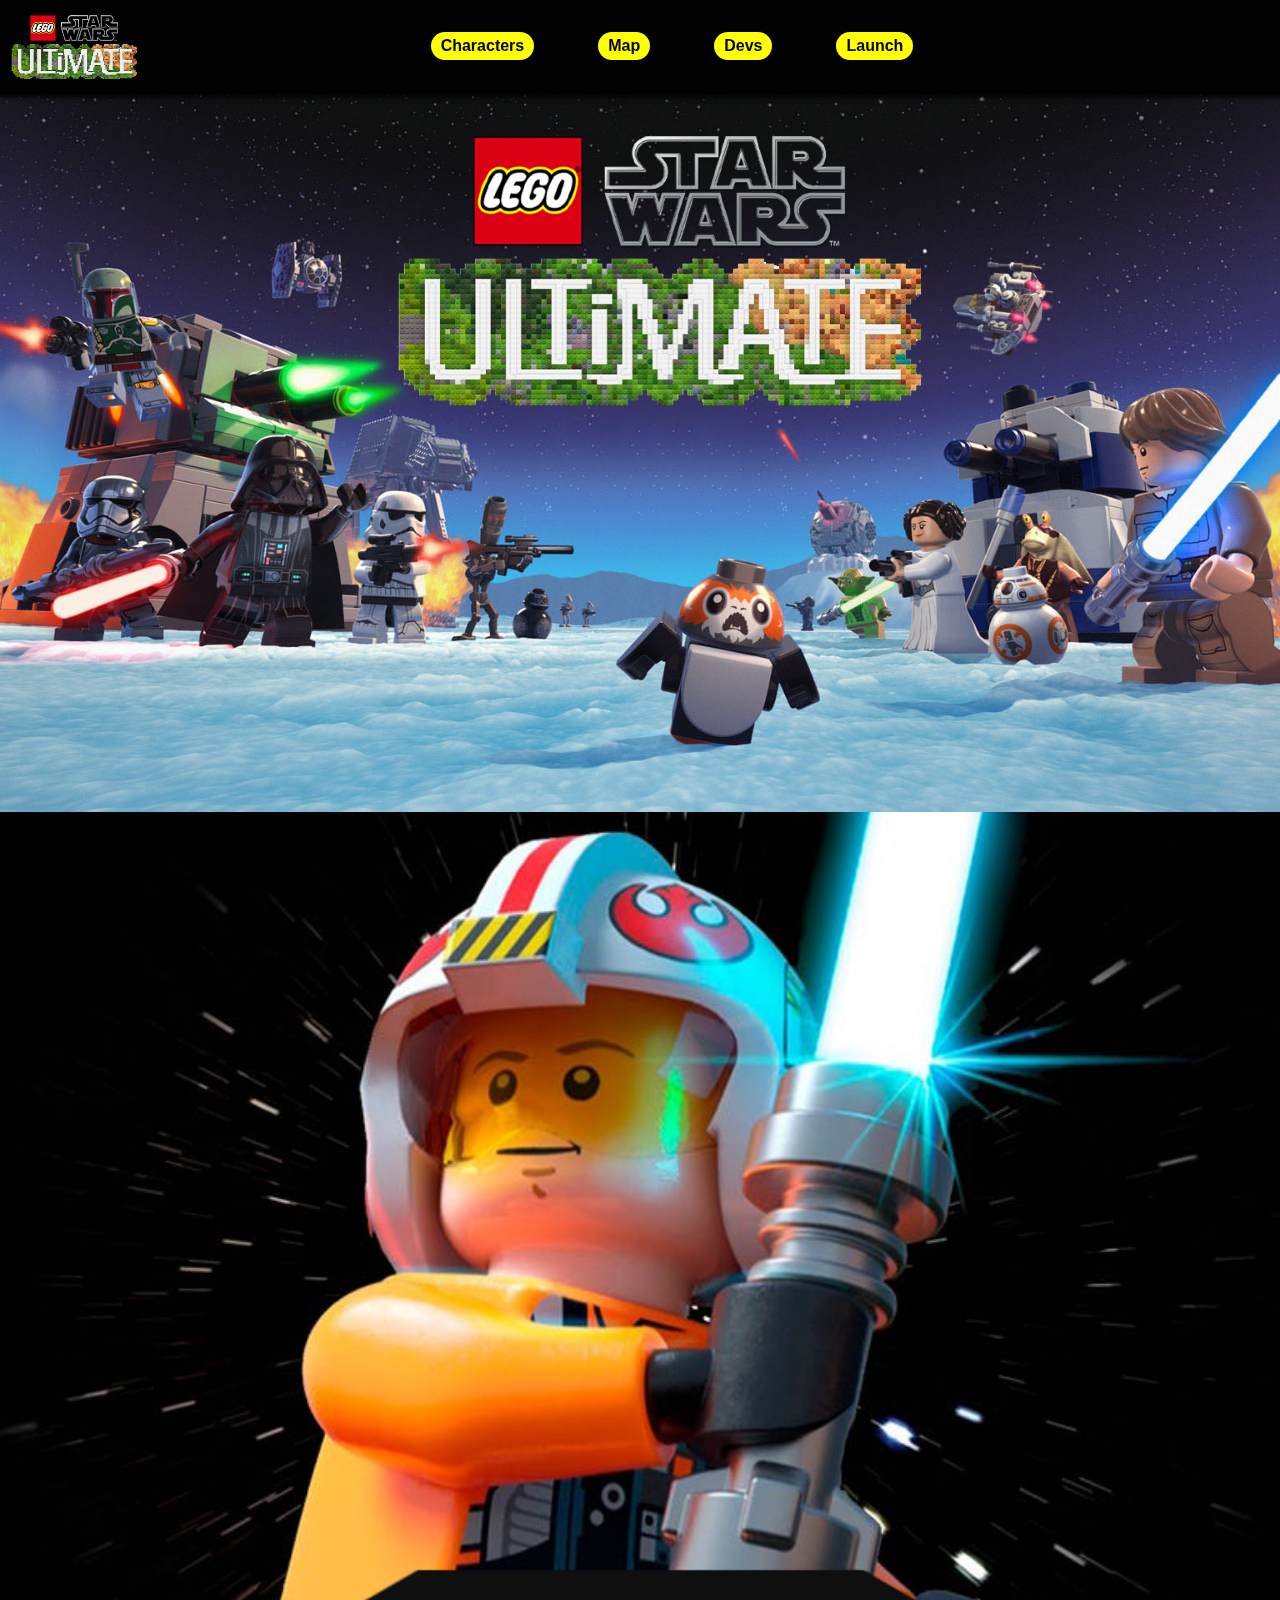
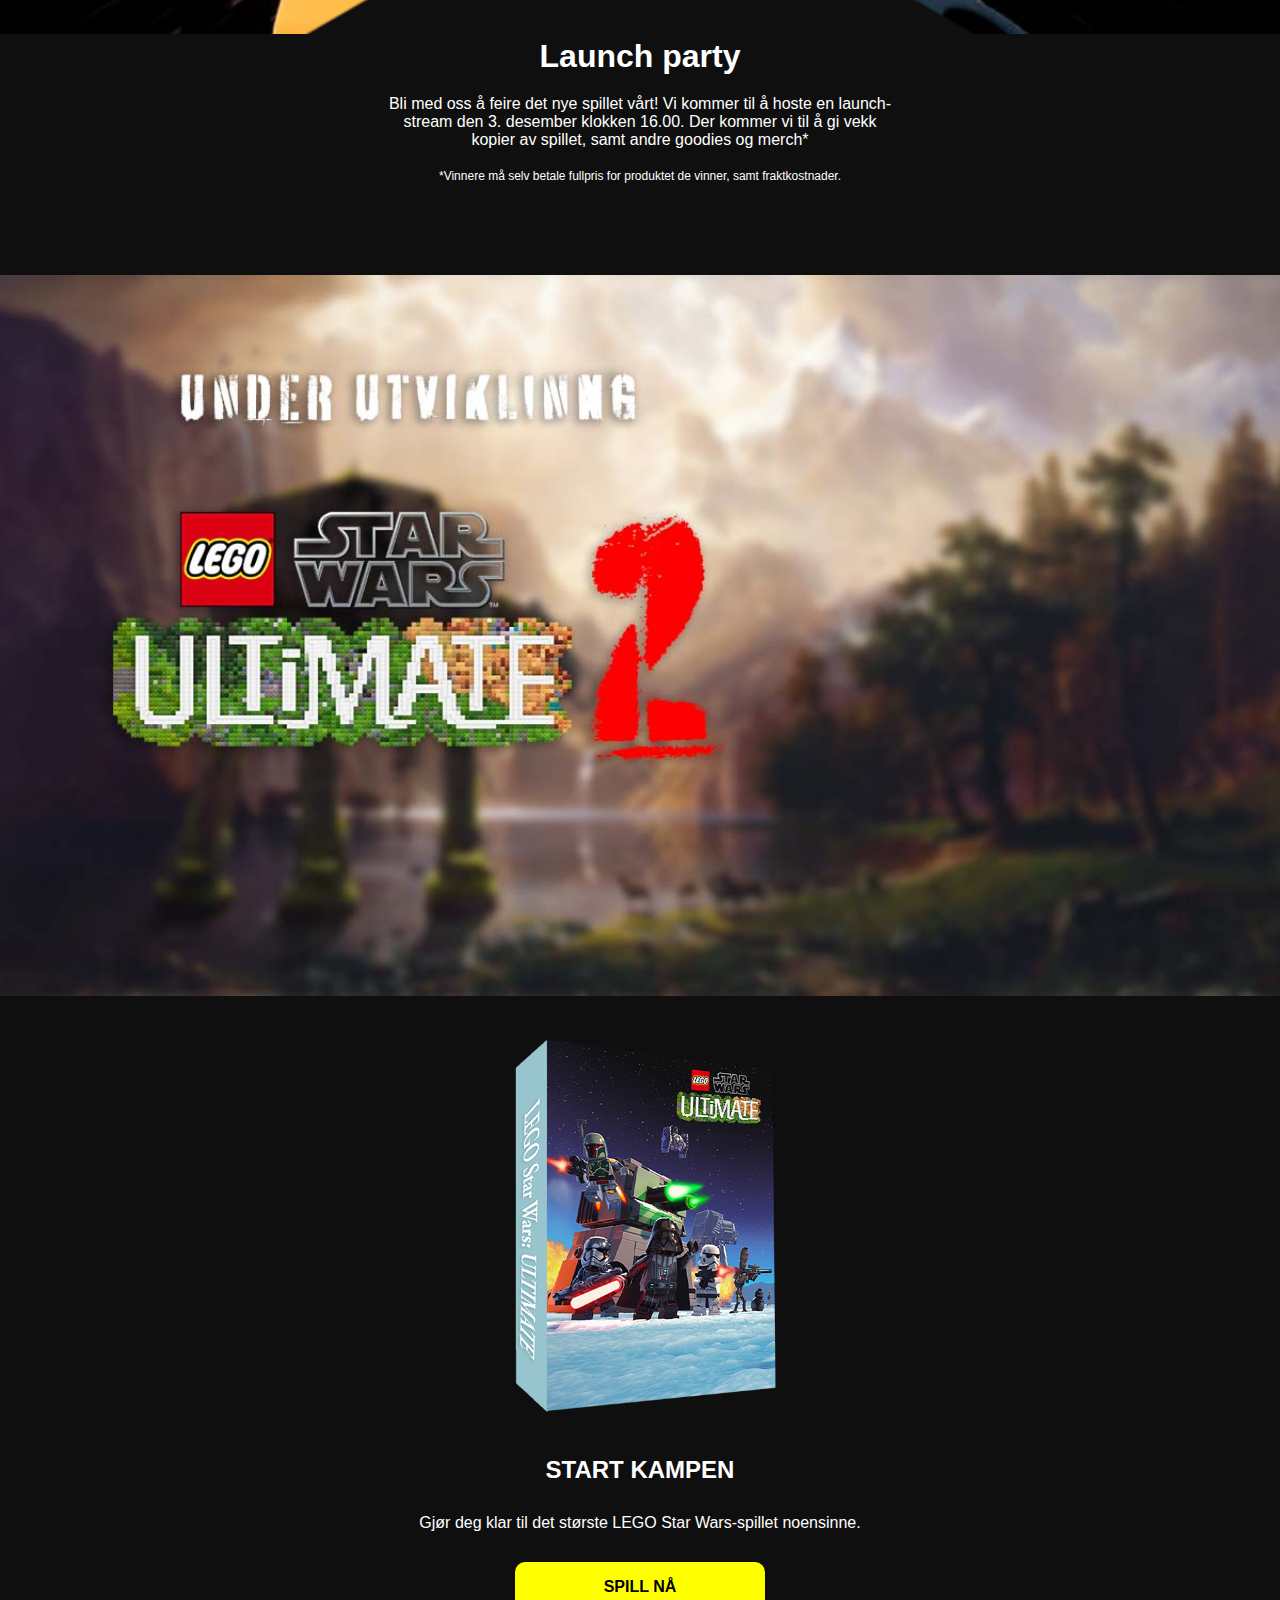
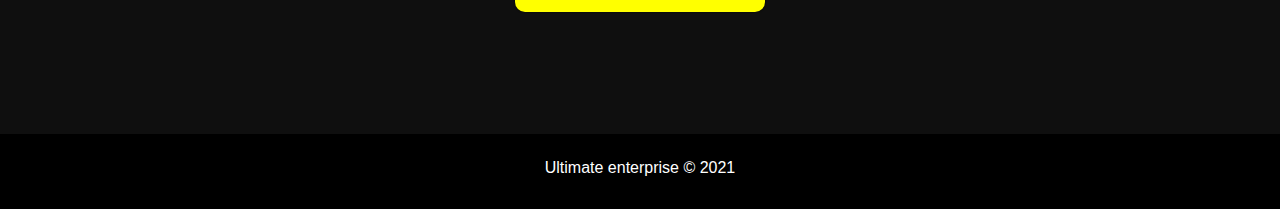
<file: index.html>
<!DOCTYPE html>
<html lang="en">
<head>
    <meta charset="UTF-8">
    <title>Lego Star Wars: Ultimate</title>
    <link rel="stylesheet" href="styleNavBar.css">
    <link rel="stylesheet" href="index.css">
    <link rel="icon" type="image/png" href="images/UltimateIcon.png">
</head>
<body>
    <!--Navigasjonsmeny til sidene-->
    <nav>
        <ul class="navBar">
            <li><a href="index.html"><img src="images/game_logo.png" alt="Gamelogo"></a></li>
            <li><a href="characters.html"><p>Characters</p></a></li>
            
            <li><a href="map.html"><p>Map</p></a></li>
            <li><a href="employees.html"><p>Devs</p></a></li> 
            <li><a href="load.html"><p>Launch</p></a></li> 
        </ul>
    </nav>
    <div id="mainImgContainer">
        <img id="mainImg_V2" src="images/mainpageImage.jpg" alt="Fight picture">
        <div id="ultimateLogoPiece">
            <img src="images/logoPieces/bottomLeft.png" alt="Part of logo">
            <img src="images/logoPieces/bottomLeftMid.png" alt="Part of logo">
            <img src="images/logoPieces/bottomRightMid.png" alt="Part of logo">
            <img src="images/logoPieces/bottomRight.png" alt="Part of logo">
            <img src="images/logoPieces/topLeft.png" alt="Part of logo">
            <img src="images/logoPieces/topLeftMid.png" alt="Part of logo">
            <img src="images/logoPieces/topRightMid.png" alt="Part of logo">
            <img src="images/logoPieces/topright.png" alt="Part of logo">
            <img src="images/starwars_whole.png" alt="Part of logo">
            <img src="images/Ultimate_logo_whole.png" alt="Part of logo">
        </div>
    </div>
    <section id="launchParty">
        <img id="LukeImage" src="images/LukeImage.png" alt="luke">
        <div id="launchPartyText">
            <h1>Launch party</h1>
            <p>Bli med oss å feire det nye spillet vårt! Vi kommer til å hoste en launch-stream den 3. desember klokken 16.00. Der kommer vi til å gi vekk kopier av spillet, samt andre goodies og merch*</p>
            <p id="smallText">*Vinnere må selv betale fullpris for produktet de vinner, samt fraktkostnader.</p>
        </div>
    </section>
        <img id="ultimate2" src="images/ultimate_2.jpg" alt="Ultimate 2">
    <section id="preorder">
        <img id="gameBox" src="images/gameBox.png" alt="Game box">
        <h2>START KAMPEN</h2>
        <p>Gjør deg klar til det største LEGO Star Wars-spillet noensinne.</p>
        <a href="load.html"><div id="preorderButton">SPILL NÅ</div></a>
    </section>
    <footer>
        <div class="employeeFooter">
            <div id="textFooter"> <p>Ultimate enterprise &copy; 2021</p></div>
        </div>
    </footer>
</body>
</html>
</file>
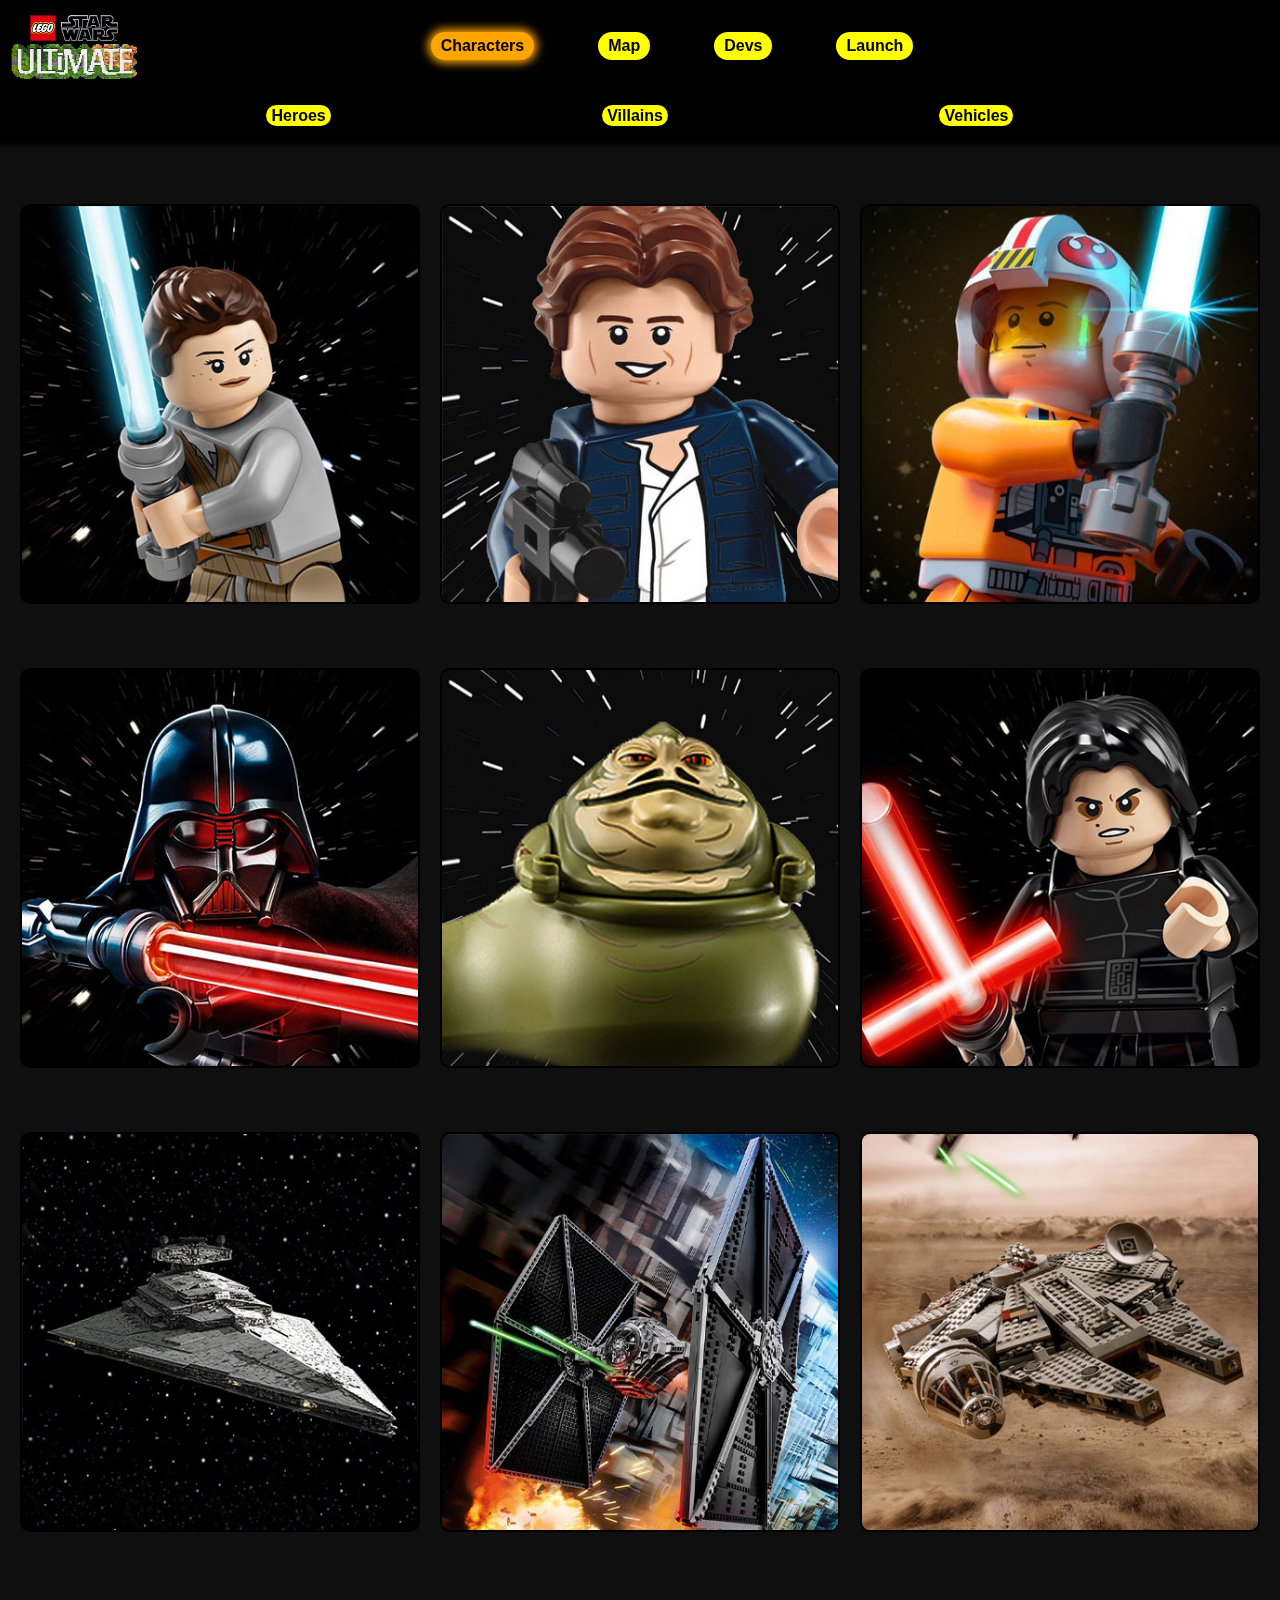
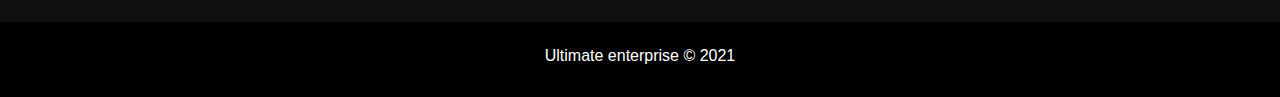
<file: characters.html>
<!DOCTYPE html>
<html lang="en">
    <head>
        <meta charset="UTF-8">
        <meta http-equiv="X-UA-Compatible" content="IE=edge">
        <meta name="viewport" content="width=device-width, initial-scale=1.0">
        <link rel="stylesheet" href="Characters.css">
        <link rel="stylesheet" href="styleNavBar.css">
        <link rel="icon" type="image/png" href="images/UltimateIcon.png">
        <title>Characters</title>
    </head>
    <body>
    
        <!--Denne kodeblokken er nytta til å lage en scroll knapp, 
            slik at knappene fører til dei forskjellige divene-->
        <nav>
            <ul class="navBar">
                <li><a href="index.html"><img src="images/game_logo.png" alt="Gamelogo"></a></li>
                <li><a href="characters.html"><p id="currentPage">Characters</p></a></li>
                <li><a href="map.html"><p>Map</p></a></li>
                <li><a href="employees.html"><p>Devs</p></a></li> 
                <li><a href="load.html"><p>Launch</p></a></li> 
            </ul>
            <ul id="navbar"> 
                <li><a href="#linkWhole" class="blad">Heroes</a></li>
                <li><a href="#linkVillans" class="blad">Villains</a></li>
                <li><a href="#linkVehicle" class="blad">Vehicles</a></li>
            </ul>
        </nav> 
        <!--Det er heltene -->
        <div id="linkWhole"></div>
        <section id="Whole">
        <div id="Ray" class="individualBlue">
               <img src="images/Ray.jpeg" alt="Ray" class="img"> 
               <div class="Slide">
                   <div class="SlideTxt"> 
                        <p>Ray</p>
                        <p>Position: Attack</p>
                        <p>Damage per second: 75</p>
                        <p>Damage per hit: 70</p>
                        <p>350 HP</p>
                        <p>Special Ability: Force pull.</p>
                   </div>
                </div>
            </div>

            <div id="Will" class="individualBlue">
                <img src="images/HanSolo.jpg" alt="Han Solo" class="img">
                <div class="Slide">
                    <div class="SlideTxt"> 
                        <p>Name: Han Solo</p>
                        <p>Position: Attack</p>
                        <p>Damage per second: 80</p>
                        <p>Damage per hit: 25</p>
                        <p>Health: 300 HP</p>
                        <p>Special Ability: Invisible attack</p>
                    </div>
                </div> 
            </div>

            <div id="luke" class="individualBlue">
               <img src="images/LukeSkywalker.jpeg" alt="Luke Skywalker" class="img">
               <div class="Slide">
                <div class="SlideTxt"> 
                    <p>Name: Luke Skywalker</p>
                    <p>Position: Attack </p>
                    <p>per second: 150</p>
                    <p>Damage per hit: 100</p>
                    <p>Health: 200 HP</p>
                    <p>Special Ability: lightsaber Throw</p>
                   </div>
                </div>
            </div>
        </section>

        <div id="linkVillans"></div>
        <section id="Villans">
            <div id="Darth" class="individualRed">
                <img src="images/Darth.jpeg" alt="Darth Vader" >
                <div class="Slide">
                    <div class="SlideTxt"> 
                    <p>Name: Darth Vader</p>
                    <p>position: Ground</p>
                    <p>Damage per second: 100</p>
                    <p>Damage per hit: 40</p>
                    <p>Health:400 HP</p>
                    <p>Special Ability: Force Choke</p>
                    </div>
                </div>
            </div>
            
            <div id="Thanos" class="individualRed">
                <img src="images/Jabba.jpg" alt="Jabba The Hut" >
                <div class="Slide">
                    <div class="SlideTxt"> 
                        <p>Name: Jabba The Hut</p>
                        <p>Position: Ground</p>
                        <p>per second: 10</p>
                        <p>per hit: 7</p>
                        <p>Health: 75 HP</p>
                        <p>Special Ability: Slime-Throw</p>
                    </div>
                </div>
            </div>

            <div id="Kylo" class="individualRed">
                <img src="images/kylo.jpeg" alt="Kylo Ren" >
                <div class="Slide">
                    <div class="SlideTxt"> 
                        <p>Name: Kylo Ren</p>
                        <p>Position: Ground</p>
                        <p>per second: 145</p>
                        <p>per hit: 75 </p>
                        <p>Health: 350 HP</p>
                        <p>Special Ability: Shooting lightsaber</p>
                    </div>
                </div>
            </div>
        </section>

        <div id="linkVehicle"></div>
        <section id="Vehicle" class="Vehicle">
            <div id="cruiser" class="individualOrange">
                <img src="images/Imperial.jpg" alt="Imperial Cruiser" >
                <div class="Slide">
                    <div class="SlideTxt"> 
                        <p>Name: Imperial Cruiser</p>
                        <p>Position: AIR</p>
                        <p>per second: 100</p>
                        <p>per hit: 300 </p>
                        <p>Health: 10 000 HP</p>
                        <p>Special Ability: Mega Blast</p>
                    </div>
                </div>
            </div>

            <div id="walker" class="individualOrange">
                <img src="images/TIE.jpg" alt="TIE Fighter" >
                <div class="Slide">
                    <div class="SlideTxt"> 
                        <p>TIE FIGHTER</p>
                        <p>Position: AIR</p>
                        <p>Damage per second:300</p>
                        <p>per hit: 150</p>
                        <p>Health: 1800 HP</p>
                        <p>Ability: Rapid Fire</p>
                    </div>
                </div>
            </div>

            <div id="x-Wing" class="individualOrange">
                <img src="images/Millenial.jpg" alt="Millenial falcon" >
                <div class="Slide">
                    <div class="SlideTxt"> 
                        <p>Name: Millenial falcon</p>
                        <p>Position: AIR</p>
                        <p>Damage per second: 400</p>
                        <p>Damage per hit:200</p>
                        <p>Health: 2000 HP</p>
                        <p>Special Ability: Invisible</p>
    
                    </div>
                </div>
            </div>
        </section>
        <footer>
            <div class="employeeFooter">
                <div id="textFooter"> <p>Ultimate enterprise &copy; 2021</p></div>
            </div>
        </footer>
    </body>
</html>
</file>
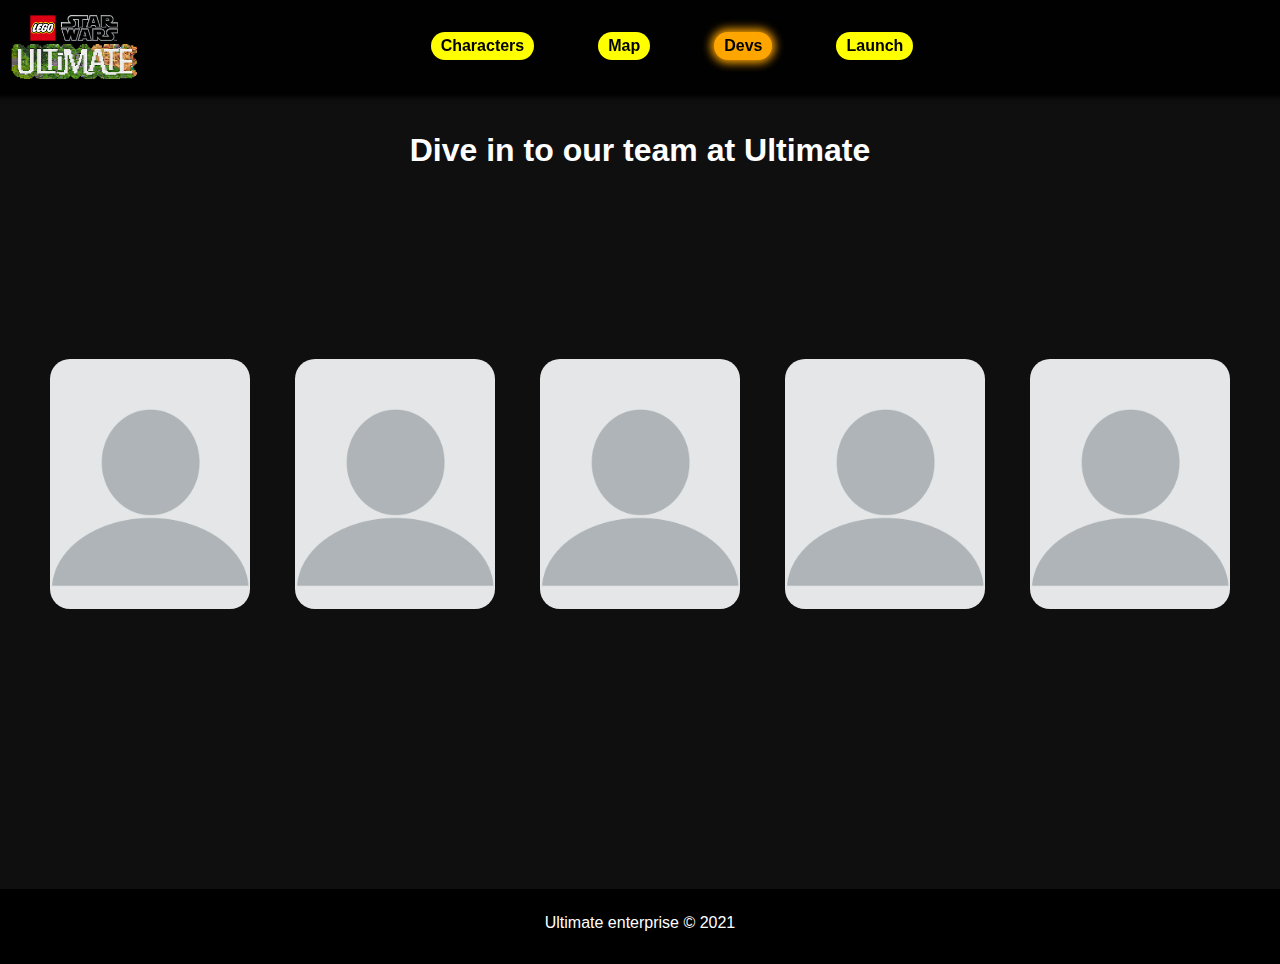
<file: employees.html>
<!DOCTYPE html>
<html lang="en">
<head>
    <meta charset="UTF-8">
    <meta http-equiv="X-UA-Compatible" content="IE=edge">
    <meta name="viewport" content="width=device-width, initial-scale=1.0">
    <title>Developers</title>
    <link rel="stylesheet" type="text/css" href="employees.css">
    <link rel="stylesheet" href="styleNavBar.css">
    <link rel="icon" type="image/png" href="images/UltimateIcon.png">
</head>
<body>
    <!--Navigasjonsmeny som fører bruker til og fra sider-->
    <nav>
        <ul class="navBar">
            <li><a href="index.html"><img src="images/game_logo.png" alt="Gamelogo"></a></li>
            <li><a href="characters.html"><p>Characters</p></a></li>
            <li><a href="map.html"><p>Map</p></a></li>
            <li><a href="employees.html"><p id="currentPage">Devs</p></a></li> 
            <li><a href="load.html"><p>Launch</p></a></li> 
        </ul>
    </nav>

    <!--Bokser med bilde av de i selskapet, hoverfunkjson for info om hver enkelt-->

    <div id="titleh1">
    <h1>Dive in to our team at Ultimate</h1>
        </div>

    <div class="employeesContainer">
        <div class="boxes">
            <div class="employeeImg"> 
                <img src="images/fredrikansatt.jpg" alt="Bilde av Fredrik">
            </div>
            <div class="imgText">
                <div>
                    <h2>Fredrik</h2>
                    
                    <h2>Web designer</h2>
                    <p> Age: 22</p>
                    <p>Hobbies: Football and</p>
                    <p>wheightlifting</p>
                    <p>Shares: 50%</p>
                    <p>Quote: "Work smart and hard!"</p>
                </div>
            </div>
        </div> 
    <div class="boxes">
        <div class="employeeImg"> 
            <img src="images/bjarte.jpg" alt="Bjarte">
        </div>
        <div class="imgText">
            
                <h2>Bjarte</h2>
                <h2> Sound engineer</h2>
                <p>Age: 38</p>
                <p>Hobbies: Skydiving and programming</p>
                <p>Shares: 50%</p>
                <p> Quote: "Less is more!"</p>
                
        
        </div>
    </div>
    <div class="boxes">
        <div class="employeeImg"> 
            <img src="images/tigisti.jpg" alt="Tigisti">
        </div>
        <div class="imgText">
            <div>
                <h2>Tigisti</h2>
                <h2> CEO</h2>
                <p>Age: Confidential</p>
                <p>Hobbies: Coocking and doing yoga </p>
                <p>Shares: 50%</p>
                <p>  Quote: "Practise makes perfect"</p>
                
            </div>
        </div>
    </div>
    <div class="boxes">
        <div class="employeeImg"> 
            <img src="images/marius.jpg" alt="Marius">
        </div>
        <div class="imgText">
            <div>
                <h2>Marius</h2>
                <h2> Fisherman</h2>
                <p>Age: 19</p>
                <p>Hobbies: Audio & technology </p>
                <p>Shares: 50%</p>
                <p>  Quote: "There is beauty in simplicity"</p>
            </div>
        </div>
    </div>
    <div class="boxes">
        <div class="employeeImg"> 
            <img src="images/pascal.jpg" alt="Pascal">
        </div>
        <div class="imgText">
            <div>
                <h2>Pascal</h2>
                <h2> Janitor</h2>
                <p>Age: 19</p>
                <p>Hobbies: Crocodile-wrestling and </p>
                <p>Hunting</p>
                <p>Shares: 50%</p>
                <p>Quote: "Love the life you live, live the life you Love"</p>
            </div>
        </div>
    </div>
</div>
    <footer>
        <div class="employeeFooter">
            <div id="textFooter"> <p>Ultimate enterprise &copy; 2021</p></div>
        </div>
    </footer>
</body>
</html>
</file>
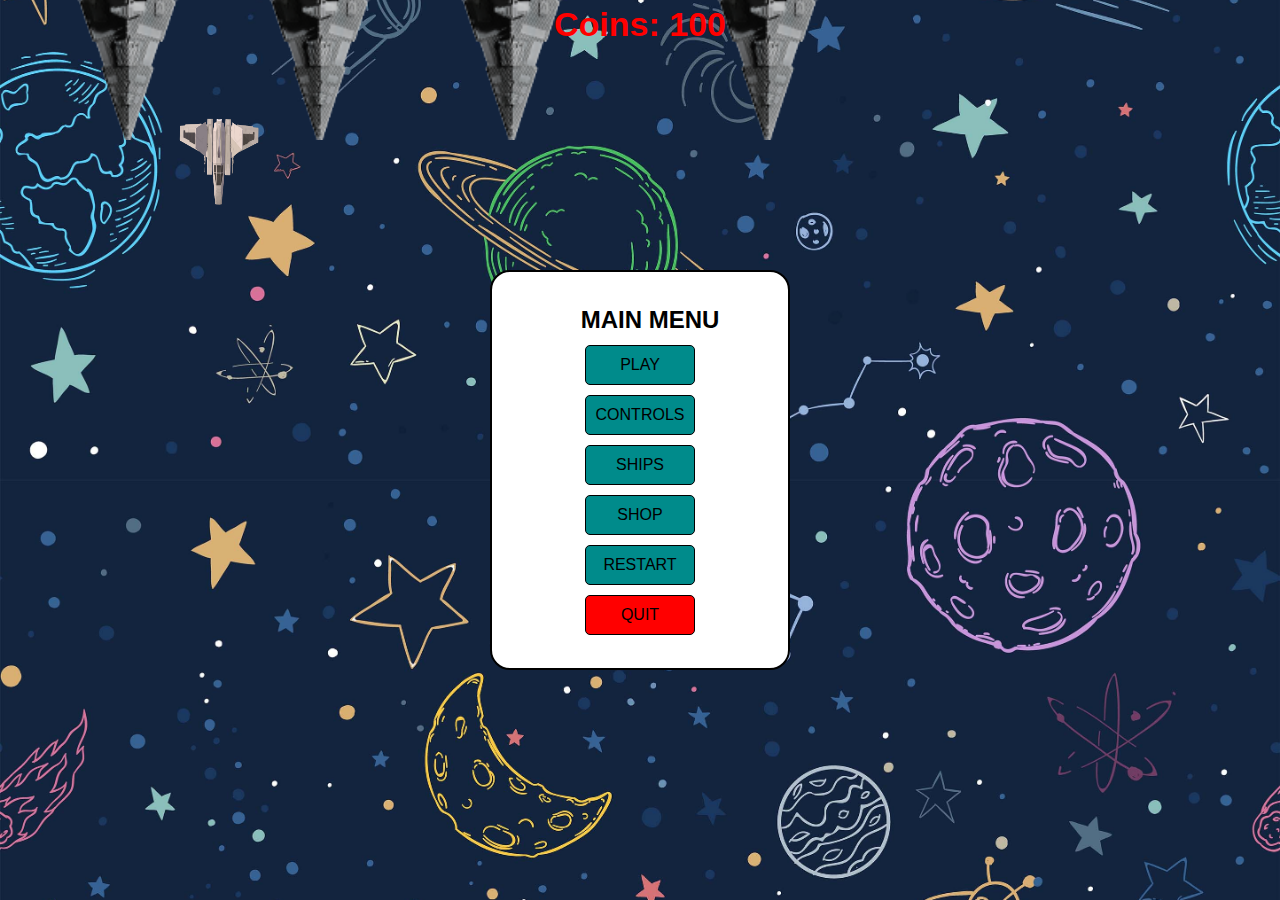
<file: game.html>
<!DOCTYPE html>
<html lang="en">

<head>
    <meta charset="UTF-8">
    <meta http-equiv="X-UA-Compatible" content="IE=edge">
    <meta name="viewport" content="width=device-width, initial-scale=1.0">
    <title>Game</title>
    <link rel="stylesheet" href="game.css">
    <link rel="shortcut icon" href="images/UltimateIcon.png">
</head>

<body>
    
    <!-- HIDDEN CHECKBOX AND RADIO BUTTONS -->
    <!-- WAVE 1 -->
    <input type="checkbox" name="enemyShip1" id="enemyShip1" class="hideInput">
    <input type="checkbox" name="enemyShip2" id="enemyShip2" class="hideInput">
    <input type="checkbox" name="enemyShip3" id="enemyShip3" class="hideInput">
    <input type="checkbox" name="enemyShip4" id="enemyShip4" class="hideInput">

    <!-- WAVE 2 -->
    <input type="checkbox" name="enemyShip5" id="enemyShip5" class="hideInput">
    <input type="checkbox" name="enemyShip6" id="enemyShip6" class="hideInput">
    <input type="checkbox" name="enemyShip7" id="enemyShip7" class="hideInput">
    <input type="checkbox" name="enemyShip8" id="enemyShip8" class="hideInput">
    <!-- WAVE 3 -->
    <input type="checkbox" name="enemyShip9" id="enemyShip9" class="hideInput">
    <input type="checkbox" name="enemyShip10" id="enemyShip10" class="hideInput">
    <input type="checkbox" name="enemyShip13" id="enemyShip13" class="hideInput">
    <input type="checkbox" name="enemyShip14" id="enemyShip14" class="hideInput">
    <!-- WAVE 4 -->
    <input type="checkbox" name="enemyShip11" id="enemyShip11" class="hideInput">
    <input type="checkbox" name="enemyShip12" id="enemyShip12" class="hideInput">
    <input type="checkbox" name="enemyShip15" id="enemyShip15" class="hideInput">
    <input type="checkbox" name="enemyShip16" id="enemyShip16" class="hideInput">
    <!-- error message at end of game -->
    <div class="errorContainer">
        <div id="error">
            <h1>WARNING</h1>
            <hr>
            <h2>FATAL ERROR:</h2>
            <h4>error kode: 413k54NDeR</h4>
            <h4>msg: "No javascript found"</h4>
        </div>
    </div>

    <!-- HIDDEN INPUT  -->

    <!-- select Ship -->
    <input type="radio" name="ships" id="shipToUse1" checked class="hideInput">
    <input type="radio" name="ships" id="shipToUse2" class="hideInput">
    <input type="radio" name="ships" id="shipToUse3" class="hideInput">
    <input type="radio" name="ships" id="shipToUse4" class="hideInput">

    <!-- for ship buying  -->

    <input type="checkbox" name="ships" id="ShipBuy1" class="hideInput">

    <!-- Main menu  -->
    <input type="checkbox" name="mainMenuOpen" id="mainMenu" class="hideInput">
    <input type="checkbox" name="mainMenu" id="menuHowToPlay" class="hideInput">
    <input type="checkbox" name="mainMenu" id="menuShipSelect" class="hideInput">
    <input type="checkbox" name="mainMenu" id="menuShipbuy" class="hideInput">

    <!-- SelectShipMenu -->
    <input type="checkbox" name="mainMenu" id="shipMenu" class="hideInput">
    <!-- END OF HIDDEN INPUT -->

    <!-- main  Menu -->
    <div class="menuMenu">
        <h2>MAIN MENU</h2>
        <label for="mainMenu" class="buttonMenu playHack">PLAY</label>
        <label for="menuHowToPlay" class="buttonMenu">CONTROLS</label>
        <label for="menuShipSelect" class="buttonMenu">SHIPS</label>
        <label for="menuShipbuy" class="buttonMenu">SHOP</label>

        <a href="game.html" class="buttonMenu">RESTART</a>
        <a href="index.html" class="buttonMenu quit">QUIT</a>
    </div>
    <!-- Meny to restart or go back to index page -->
    <div class="GameMenu">
        <label for="mainMenu" class="buttonMenu">MENU</label>
    </div>

    <!-- Controlls Menu -->
    <div class="controlMenu">
        <h2>CONTROLLS</h2>
        <h3>Use mouse to move ship left and right</h3>
        <h3>Left mouse click on enemy ships to kill them</h3>
        <h3>Big ships takes more shots to kill</h3>
        <h3>You can also buy a better ship that 1 shots big ships</h3>

        <label class=" buttonMenu" for="menuHowToPlay">MENU</label>
    </div>

    <!-- Ship select Menu -->
    <div class="shipMenu">
        <h1>SELECT SHIP TO USE</h1>
        <label for="shipToUse1"><img src="images/ship.png" class="ships1 ships" alt="ship"></label>
        <label for="shipToUse2"><img src="images/ship2.png" class="ships2 ships" alt="ship"></label>
        <label for="shipToUse3"><img src="images/ship3.png" class="ships3 ships" alt="ship"></label>
        <label for="shipToUse4"><img src="images/ship4.png" class="ships4 ships" alt="ship"></label>
        <label class=" buttonMenu" for="menuShipSelect">MENU</label>
    </div>
    <!-- SHOP MENU -->
    <div class="ShopMenu">
        <h1>SHOP</h1>
        <div class="card">
            <img src="images/ship2.png" alt="ship">
            <h4>Price: $22.50</h4>
            <label for="ShipBuy1" class="buttonMenu buy">BUY</label>
            <div class="hackForInactiveItems"></div>
        </div>


        <label class=" buttonMenu" for="menuShipbuy">MENU</label>
    </div>

    <!-- scoreboard for game -->
    <div class="scoreContainer"></div>
    <!-- transparent background to stop player from shooting while game is paused in menu (Game is only paused at wave 1)-->
    <div class="backgroundShipMenu"></div>

    <!-- END MENU -->


    <!-- ENEMY WAVES -->
    <!-- all temp ships futher down are for when you hover over an enemy ship and the colum hack loses focus,
         this hack places a fake player ship based on the label location to avoid player ship drfting when enemy ship moves 
         the label for enemyship i placed behind evrything  and enemy ship image inside label is placed infront of everything 
         so you only activate temp ship for player if you hover on a enemy ship image-->
 
    <!-- WAVE 1 -->

    <label for="enemyShip1" class=" labelShip" tabindex="0" id="labelShip1">

        <img src="images/empireship2.png" alt="ship" class="smallShipImg enemyShipImage" id="enemyImageShip1">
        <img src="images/ship.png" class=" shipSelect1 tmpShip smallShipImg" alt="ship">
        <img src="images/ship2.png" class=" shipSelect2 tmpShip smallShipImg" alt="ship">
        <img src="images/ship3.png" class=" shipSelect3 tmpShip smallShipImg" alt="ship">
        <img src="images/ship4.png" class=" shipSelect4 tmpShip smallShipImg" alt="ship">
    </label>
    <div class="gameoverBackgroundLine1 gameoverBackground">
        <h1>GAME OVER</h1>
    </div>
    <label for="enemyShip2" class=" labelShip" tabindex="0" id="labelShip2">

        <img src="images/empireship2.png" alt="ship" class="smallShipImg enemyShipImage" id="enemyImageShip2">
        <img src="images/ship.png" class="shipSelect1  tmpShip2 smallShipImg" alt="ship">
        <img src="images/ship2.png" class="shipSelect2 tmpShip2 smallShipImg" alt="ship">
        <img src="images/ship3.png" class=" shipSelect3 tmpShip2 smallShipImg" alt="ship">
        <img src="images/ship4.png" class="shipSelect4 tmpShip2 smallShipImg" alt="ship">
    </label>
    <div class="gameoverBackgroundLine2 gameoverBackground">
        <h1>GAME OVER</h1>
    </div>
    <label for="enemyShip3" class=" labelShip" tabindex="0" id="labelShip3">

        <img src="images/empireship2.png" alt="ship" class="smallShipImg enemyShipImage" id="enemyImageShip3">
        <img src="images/ship.png" class=" shipSelect1 tmpShip3 smallShipImg" alt="ship">
        <img src="images/ship2.png" class=" shipSelect2 tmpShip3 smallShipImg" alt="ship">
        <img src="images/ship3.png" class=" shipSelect3 tmpShip3 smallShipImg" alt="ship">
        <img src="images/ship4.png" class=" shipSelect4 tmpShip3 smallShipImg" alt="ship">
    </label>
    <div class="gameoverBackgroundLine3 gameoverBackground">
        <h1>GAME OVER</h1>
    </div>
    <label for="enemyShip4" class=" labelShip" tabindex="0" id="labelShip4">

        <img src="images/empireship2.png" alt="ship" class="smallShipImg enemyShipImage" id="enemyImageShip4">
        <img src="images/ship.png" class=" shipSelect1 tmpShip4 smallShipImg" alt="ship">
        <img src="images/ship2.png" class=" shipSelect2 tmpShip4 smallShipImg" alt="ship">
        <img src="images/ship3.png" class=" shipSelect3 tmpShip4 smallShipImg" alt="ship">
        <img src="images/ship4.png" class=" shipSelect4 tmpShip4 smallShipImg" alt="ship">
    </label>
    <div class="gameoverBackgroundLine4 gameoverBackground">
        <h1>GAME OVER</h1>
    </div>
    <!-- WAVE 2 -->
    <label for="enemyShip5" class="labelShip bigShip1" tabindex="0" id="labelShip5">

        <img src="images/cruisertop1.png" alt="ship" class="bigShipImage enemyShipImage" id="enemyImageShip5">
        <img src="images/ship.png" class=" shipSelect1 tmpShip5 smallShipImg" alt="ship">
        <img src="images/ship2.png" class=" shipSelect2 tmpShip5 smallShipImg" alt="ship">
        <img src="images/ship3.png" class=" shipSelect3 tmpShip5 smallShipImg" alt="ship">
        <img src="images/ship4.png" class=" shipSelect4 tmpShip5 smallShipImg" alt="ship">
    </label>

    <label for="enemyShip6" class=" labelShip bigShip1 lessHealt" tabindex="0" id="labelShip6">

        <img src="images/cruisertop1.png" alt="ship" class="bigShipImage enemyShipImage" id="enemyImageShip6">
        <img src="images/ship.png" class=" shipSelect1 tmpShip6 smallShipImg" alt="ship">
        <img src="images/ship2.png" class=" shipSelect2 tmpShip6 smallShipImg" alt="ship">
        <img src="images/ship3.png" class=" shipSelect3 tmpShip6 smallShipImg" alt="ship">
        <img src="images/ship4.png" class=" shipSelect4 tmpShip6 smallShipImg" alt="ship">
    </label>
    <div class="gameoverBackgroundLine5 gameoverBackground">
        <h1>GAME OVER</h1>
    </div>

    <label for="enemyShip7" class="labelShip bigShip2" tabindex="0" id="labelShip7">

        <img src="images/cruisertop1.png" alt="ship" class="bigShipImage enemyShipImage" id="enemyImageShip7">
        <img src="images/ship.png" class=" shipSelect1 tmpShip5 smallShipImg" alt="ship">
        <img src="images/ship2.png" class=" shipSelect2 tmpShip5 smallShipImg" alt="ship">
        <img src="images/ship3.png" class=" shipSelect3 tmpShip5 smallShipImg" alt="ship">
        <img src="images/ship4.png" class=" shipSelect4 tmpShip5 smallShipImg" alt="ship">
    </label>

    <label for="enemyShip8" class=" labelShip bigShip2 lessHealt" tabindex="0" id="labelShip8">

        <img src="images/cruisertop1.png" alt="ship" class="bigShipImage enemyShipImage" id="enemyImageShip8">
        <img src="images/ship.png" class=" shipSelect1 tmpShip6 smallShipImg" alt="ship">
        <img src="images/ship2.png" class=" shipSelect2 tmpShip6 smallShipImg" alt="ship">
        <img src="images/ship3.png" class=" shipSelect3 tmpShip6 smallShipImg" alt="ship">
        <img src="images/ship4.png" class=" shipSelect4 tmpShip6 smallShipImg" alt="ship">
    </label>
    <div class="gameoverBackgroundLine7 gameoverBackground">
        <h1>GAME OVER</h1>
    </div>
    <!-- WAVE 3 -->
    <label for="enemyShip9" class="labelShip bigShip3" tabindex="0" id="labelShip9">

        <img src="images/cruisertop1.png" alt="ship" class="bigShipImage enemyShipImage" id="enemyImageShip9">
        <img src="images/ship.png" class=" shipSelect1 tmpShip5 smallShipImg" alt="ship">
        <img src="images/ship2.png" class=" shipSelect2 tmpShip5 smallShipImg" alt="ship">
        <img src="images/ship3.png" class=" shipSelect3 tmpShip5 smallShipImg" alt="ship">
        <img src="images/ship4.png" class=" shipSelect4 tmpShip5 smallShipImg" alt="ship">
    </label>

    <label for="enemyShip10" class=" labelShip bigShip3 lessHealt" tabindex="0" id="labelShip10">

        <img src="images/cruisertop1.png" alt="ship" class="bigShipImage enemyShipImage" id="enemyImageShip10">
        <img src="images/ship.png" class=" shipSelect1 tmpShip6 smallShipImg" alt="ship">
        <img src="images/ship2.png" class=" shipSelect2 tmpShip6 smallShipImg" alt="ship">
        <img src="images/ship3.png" class=" shipSelect3 tmpShip6 smallShipImg" alt="ship">
        <img src="images/ship4.png" class=" shipSelect4 tmpShip6 smallShipImg" alt="ship">
    </label>
    <div class="gameoverBackgroundLine9 gameoverBackground">
        <h1>GAME OVER</h1>
    </div>
    <label for="enemyShip15" class=" labelShip" tabindex="0" id="labelShip15">

        <img src="images/empireship2.png" alt="ship" class="smallShipImg enemyShipImage" id="enemyImageShip15">
        <img src="images/ship.png" class=" shipSelect1 tmpShip smallShipImg" alt="ship">
        <img src="images/ship2.png" class=" shipSelect2 tmpShip smallShipImg" alt="ship">
        <img src="images/ship3.png" class=" shipSelect3 tmpShip smallShipImg" alt="ship">
        <img src="images/ship4.png" class=" shipSelect4 tmpShip smallShipImg" alt="ship">
    </label>
    <div class="gameoverBackgroundLine15 gameoverBackground">
        <h1>GAME OVER</h1>
    </div>
    <label for="enemyShip16" class=" labelShip" tabindex="0" id="labelShip16">

        <img src="images/empireship2.png" alt="ship" class="smallShipImg enemyShipImage" id="enemyImageShip16">
        <img src="images/ship.png" class="shipSelect1  tmpShip2 smallShipImg" alt="ship">
        <img src="images/ship2.png" class="shipSelect2 tmpShip2 smallShipImg" alt="ship">
        <img src="images/ship3.png" class=" shipSelect3 tmpShip2 smallShipImg" alt="ship">
        <img src="images/ship4.png" class="shipSelect4 tmpShip2 smallShipImg" alt="ship">
    </label>
    <div class="gameoverBackgroundLine16 gameoverBackground">
        <h1>GAME OVER</h1>
    </div>
    <!-- WAVE 4 -->
    <label for="enemyShip11" class="labelShip bigShip4" tabindex="0" id="labelShip11">

        <img src="images/cruisertop1.png" alt="ship" class="bigShipImage enemyShipImage" id="enemyImageShip11">
        <img src="images/ship.png" class=" shipSelect1 tmpShip5 smallShipImg" alt="ship">
        <img src="images/ship2.png" class=" shipSelect2 tmpShip5 smallShipImg" alt="ship">
        <img src="images/ship3.png" class=" shipSelect3 tmpShip5 smallShipImg" alt="ship">
        <img src="images/ship4.png" class=" shipSelect4 tmpShip5 smallShipImg" alt="ship">
    </label>

    <label for="enemyShip12" class=" labelShip bigShip4 lessHealt" tabindex="0" id="labelShip12">

        <img src="images/cruisertop1.png" alt="ship" class="bigShipImage enemyShipImage" id="enemyImageShip12">
        <img src="images/ship.png" class=" shipSelect1 tmpShip6 smallShipImg" alt="ship">
        <img src="images/ship2.png" class=" shipSelect2 tmpShip6 smallShipImg" alt="ship">
        <img src="images/ship3.png" class=" shipSelect3 tmpShip6 smallShipImg" alt="ship">
        <img src="images/ship4.png" class=" shipSelect4 tmpShip6 smallShipImg" alt="ship">
    </label>
    <div class="gameoverBackgroundLine11 gameoverBackground">
        <h1>GAME OVER</h1>
    </div>
    <label for="enemyShip13" class=" labelShip" tabindex="0" id="labelShip13">

        <img src="images/empireship2.png" alt="ship" class="smallShipImg enemyShipImage" id="enemyImageShip13">
        <img src="images/ship.png" class=" shipSelect1 tmpShip smallShipImg" alt="ship">
        <img src="images/ship2.png" class=" shipSelect2 tmpShip smallShipImg" alt="ship">
        <img src="images/ship3.png" class=" shipSelect3 tmpShip smallShipImg" alt="ship">
        <img src="images/ship4.png" class=" shipSelect4 tmpShip smallShipImg" alt="ship">
    </label>
    <div class="gameoverBackgroundLine13 gameoverBackground">
        <h1>GAME OVER</h1>
    </div>
    <label for="enemyShip14" class=" labelShip" tabindex="0" id="labelShip14">

        <img src="images/empireship2.png" alt="ship" class="smallShipImg enemyShipImage" id="enemyImageShip14">
        <img src="images/ship.png" class="shipSelect1  tmpShip2 smallShipImg" alt="ship">
        <img src="images/ship2.png" class="shipSelect2 tmpShip2 smallShipImg" alt="ship">
        <img src="images/ship3.png" class=" shipSelect3 tmpShip2 smallShipImg" alt="ship">
        <img src="images/ship4.png" class="shipSelect4 tmpShip2 smallShipImg" alt="ship">
    </label>
    <div class="gameoverBackgroundLine14 gameoverBackground">
        <h1>GAME OVER</h1>
    </div>


    <!--PLAYER SHIP CONTROL -->
    <!--hack to controll ship movment and player ship selected -->
    <div class="colum"><img src=" images/ship.png" class="shipSelect1 smallShipImg" alt="ship">
        <img src="images/ship2.png" class="shipSelect2 smallShipImg" alt="ship">
        <img src="images/ship3.png" class="shipSelect3 smallShipImg" alt="ship">
        <img src="images/ship4.png" class="shipSelect4 smallShipImg" alt="ship">
    </div>
    <div class="colum"><img src="images/ship.png" class="shipSelect1 smallShipImg" alt="ship">
        <img src="images/ship2.png" class="shipSelect2 smallShipImg" alt="ship">
        <img src="images/ship3.png" class="shipSelect3 smallShipImg" alt="ship">
        <img src="images/ship4.png" class="shipSelect4 smallShipImg" alt="ship">
    </div>
    <div class="colum"><img src="images/ship.png" class="shipSelect1 smallShipImg" alt="ship">
        <img src="images/ship2.png" class="shipSelect2 smallShipImg" alt="ship">
        <img src="images/ship3.png" class="shipSelect3 smallShipImg" alt="ship">
        <img src="images/ship4.png" class="shipSelect4 smallShipImg" alt="ship">
    </div>
    <div class="colum"><img src="images/ship.png" class="shipSelect1 smallShipImg" alt="ship">
        <img src="images/ship2.png" class="shipSelect2 smallShipImg" alt="ship">
        <img src="images/ship3.png" class="shipSelect3 smallShipImg" alt="ship">
        <img src="images/ship4.png" class="shipSelect4 smallShipImg" alt="ship">
    </div>
    <div class="colum"><img src="images/ship.png" class="shipSelect1 smallShipImg" alt="ship">
        <img src="images/ship2.png" class="shipSelect2 smallShipImg" alt="ship">
        <img src="images/ship3.png" class="shipSelect3 smallShipImg" alt="ship">
        <img src="images/ship4.png" class="shipSelect4 smallShipImg" alt="ship">
    </div>
    <div class="colum"><img src="images/ship.png" class="shipSelect1 smallShipImg" alt="ship">
        <img src="images/ship2.png" class="shipSelect2 smallShipImg" alt="ship">
        <img src="images/ship3.png" class="shipSelect3 smallShipImg" alt="ship">
        <img src="images/ship4.png" class="shipSelect4 smallShipImg" alt="ship">
    </div>
    <div class="colum"><img src="images/ship.png" class="shipSelect1 smallShipImg" alt="ship">
        <img src="images/ship2.png" class="shipSelect2 smallShipImg" alt="ship">
        <img src="images/ship3.png" class="shipSelect3 smallShipImg" alt="ship">
        <img src="images/ship4.png" class="shipSelect4 smallShipImg" alt="ship">
    </div>
    <div class="colum"><img src="images/ship.png" class="shipSelect1 smallShipImg" alt="ship">
        <img src="images/ship2.png" class="shipSelect2 smallShipImg" alt="ship">
        <img src="images/ship3.png" class="shipSelect3 smallShipImg" alt="ship">
        <img src="images/ship4.png" class="shipSelect4 smallShipImg" alt="ship">
    </div>
    <div class="colum"><img src="images/ship.png" class="shipSelect1 smallShipImg" alt="ship">
        <img src="images/ship2.png" class="shipSelect2 smallShipImg" alt="ship">
        <img src="images/ship3.png" class="shipSelect3 smallShipImg" alt="ship">
        <img src="images/ship4.png" class="shipSelect4 smallShipImg" alt="ship">
    </div>
    <div class="colum"><img src="images/ship.png" class="shipSelect1 smallShipImg" alt="ship">
        <img src="images/ship2.png" class="shipSelect2 smallShipImg" alt="ship">
        <img src="images/ship3.png" class="shipSelect3 smallShipImg" alt="ship">
        <img src="images/ship4.png" class="shipSelect4 smallShipImg" alt="ship">
    </div>
    <div class="colum"><img src="images/ship.png" class="shipSelect1 smallShipImg" alt="ship">
        <img src="images/ship2.png" class="shipSelect2 smallShipImg" alt="ship">
        <img src="images/ship3.png" class="shipSelect3 smallShipImg" alt="ship">
        <img src="images/ship4.png" class="shipSelect4 smallShipImg" alt="ship">
    </div>
    <div class="colum"><img src="images/ship.png" class="shipSelect1 smallShipImg" alt="ship">
        <img src="images/ship2.png" class="shipSelect2 smallShipImg" alt="ship">
        <img src="images/ship3.png" class="shipSelect3 smallShipImg" alt="ship">
        <img src="images/ship4.png" class="shipSelect4 smallShipImg" alt="ship">
    </div>
    <div class="colum"><img src="images/ship.png" class="shipSelect1 smallShipImg" alt="ship">
        <img src="images/ship2.png" class="shipSelect2 smallShipImg" alt="ship">
        <img src="images/ship3.png" class="shipSelect3 smallShipImg" alt="ship">
        <img src="images/ship4.png" class="shipSelect4 smallShipImg" alt="ship">
    </div>
    <div class="colum"><img src="images/ship.png" class="shipSelect1 smallShipImg" alt="ship">
        <img src="images/ship2.png" class="shipSelect2 smallShipImg" alt="ship">
        <img src="images/ship3.png" class="shipSelect3 smallShipImg" alt="ship">
        <img src="images/ship4.png" class="shipSelect4 smallShipImg" alt="ship">
    </div>
    <div class="colum"><img src="images/ship.png" class="shipSelect1 smallShipImg" alt="ship">
        <img src="images/ship2.png" class="shipSelect2 smallShipImg" alt="ship">
        <img src="images/ship3.png" class="shipSelect3 smallShipImg" alt="ship">
        <img src="images/ship4.png" class="shipSelect4 smallShipImg" alt="ship">
    </div>
    <div class="colum"><img src="images/ship.png" class="shipSelect1 smallShipImg" alt="ship">
        <img src="images/ship2.png" class="shipSelect2 smallShipImg" alt="ship">
        <img src="images/ship3.png" class="shipSelect3 smallShipImg" alt="ship">
        <img src="images/ship4.png" class="shipSelect4 smallShipImg" alt="ship">
    </div>
    <div class="colum"><img src="images/ship.png" class="shipSelect1 smallShipImg" alt="ship">
        <img src="images/ship2.png" class="shipSelect2 smallShipImg" alt="ship">
        <img src="images/ship3.png" class="shipSelect3 smallShipImg" alt="ship">
        <img src="images/ship4.png" class="shipSelect4 smallShipImg" alt="ship">
    </div>
    <div class="colum"><img src="images/ship.png" class="shipSelect1 smallShipImg" alt="ship">
        <img src="images/ship2.png" class="shipSelect2 smallShipImg" alt="ship">
        <img src="images/ship3.png" class="shipSelect3 smallShipImg" alt="ship">
        <img src="images/ship4.png" class="shipSelect4 smallShipImg" alt="ship">
    </div>
    <div class="colum"><img src="images/ship.png" class="shipSelect1 smallShipImg" alt="ship">
        <img src="images/ship2.png" class="shipSelect2 smallShipImg" alt="ship">
        <img src="images/ship3.png" class="shipSelect3 smallShipImg" alt="ship">
        <img src="images/ship4.png" class="shipSelect4 smallShipImg" alt="ship">
    </div>
    <div class="colum"><img src="images/ship.png" class="shipSelect1 smallShipImg" alt="ship">
        <img src="images/ship2.png" class="shipSelect2 smallShipImg" alt="ship">
        <img src="images/ship3.png" class="shipSelect3 smallShipImg" alt="ship">
        <img src="images/ship4.png" class="shipSelect4 smallShipImg" alt="ship">
    </div>
    <div class="colum"><img src="images/ship.png" class="shipSelect1 smallShipImg" alt="ship">
        <img src="images/ship2.png" class="shipSelect2 smallShipImg" alt="ship">
        <img src="images/ship3.png" class="shipSelect3 smallShipImg" alt="ship">
        <img src="images/ship4.png" class="shipSelect4 smallShipImg" alt="ship">
    </div>
    <div class="colum"><img src="images/ship.png" class="shipSelect1 smallShipImg" alt="ship">
        <img src="images/ship2.png" class="shipSelect2 smallShipImg" alt="ship">
        <img src="images/ship3.png" class="shipSelect3 smallShipImg" alt="ship">
        <img src="images/ship4.png" class="shipSelect4 smallShipImg" alt="ship">
    </div>
    <div class="colum"><img src="images/ship.png" class="shipSelect1 smallShipImg" alt="ship">
        <img src="images/ship2.png" class="shipSelect2 smallShipImg" alt="ship">
        <img src="images/ship3.png" class="shipSelect3 smallShipImg" alt="ship">
        <img src="images/ship4.png" class="shipSelect4 smallShipImg" alt="ship">
    </div>
    <div class="colum"><img src="images/ship.png" class="shipSelect1 smallShipImg" alt="ship">
        <img src="images/ship2.png" class="shipSelect2 smallShipImg" alt="ship">
        <img src="images/ship3.png" class="shipSelect3 smallShipImg" alt="ship">
        <img src="images/ship4.png" class="shipSelect4 smallShipImg" alt="ship">
    </div>
    <div class="colum"><img src="images/ship.png" class="shipSelect1 smallShipImg" alt="ship">
        <img src="images/ship2.png" class="shipSelect2 smallShipImg" alt="ship">
        <img src="images/ship3.png" class="shipSelect3 smallShipImg" alt="ship">
        <img src="images/ship4.png" class="shipSelect4 smallShipImg" alt="ship">
    </div>
    <div class="colum"><img src="images/ship.png" class="shipSelect1 smallShipImg" alt="ship">
        <img src="images/ship2.png" class="shipSelect2 smallShipImg" alt="ship">
        <img src="images/ship3.png" class="shipSelect3 smallShipImg" alt="ship">
        <img src="images/ship4.png" class="shipSelect4 smallShipImg" alt="ship">
    </div>
    <div class="colum"><img src="images/ship.png" class="shipSelect1 smallShipImg" alt="ship">
        <img src="images/ship2.png" class="shipSelect2 smallShipImg" alt="ship">
        <img src="images/ship3.png" class="shipSelect3 smallShipImg" alt="ship">
        <img src="images/ship4.png" class="shipSelect4 smallShipImg" alt="ship">
    </div>
    <div class="colum"><img src="images/ship.png" class="shipSelect1 smallShipImg" alt="ship">
        <img src="images/ship2.png" class="shipSelect2 smallShipImg" alt="ship">
        <img src="images/ship3.png" class="shipSelect3 smallShipImg" alt="ship">
        <img src="images/ship4.png" class="shipSelect4 smallShipImg" alt="ship">
    </div>
    <div class="colum"><img src="images/ship.png" class="shipSelect1 smallShipImg" alt="ship">
        <img src="images/ship2.png" class="shipSelect2 smallShipImg" alt="ship">
        <img src="images/ship3.png" class="shipSelect3 smallShipImg" alt="ship">
        <img src="images/ship4.png" class="shipSelect4 smallShipImg" alt="ship">
    </div>
    <div class="colum"><img src="images/ship.png" class="shipSelect1 smallShipImg" alt="ship">
        <img src="images/ship2.png" class="shipSelect2 smallShipImg" alt="ship">
        <img src="images/ship3.png" class="shipSelect3 smallShipImg" alt="ship">
        <img src="images/ship4.png" class="shipSelect4 smallShipImg" alt="ship">
    </div>
    <div class="colum"><img src="images/ship.png" class="shipSelect1 smallShipImg" alt="ship">
        <img src="images/ship2.png" class="shipSelect2 smallShipImg" alt="ship">
        <img src="images/ship3.png" class="shipSelect3 smallShipImg" alt="ship">
        <img src="images/ship4.png" class="shipSelect4 smallShipImg" alt="ship">
    </div>
    <div class="colum"><img src="images/ship.png" class="shipSelect1 smallShipImg" alt="ship">
        <img src="images/ship2.png" class="shipSelect2 smallShipImg" alt="ship">
        <img src="images/ship3.png" class="shipSelect3 smallShipImg" alt="ship">
        <img src="images/ship4.png" class="shipSelect4 smallShipImg" alt="ship">
    </div>
    <div class="colum"><img src="images/ship.png" class="shipSelect1 smallShipImg" alt="ship">
        <img src="images/ship2.png" class="shipSelect2 smallShipImg" alt="ship">
        <img src="images/ship3.png" class="shipSelect3 smallShipImg" alt="ship">
        <img src="images/ship4.png" class="shipSelect4 smallShipImg" alt="ship">
    </div>
    <div class="colum"><img src="images/ship.png" class="shipSelect1 smallShipImg" alt="ship">
        <img src="images/ship2.png" class="shipSelect2 smallShipImg" alt="ship">
        <img src="images/ship3.png" class="shipSelect3 smallShipImg" alt="ship">
        <img src="images/ship4.png" class="shipSelect4 smallShipImg" alt="ship">
    </div>
    <div class="colum"><img src="images/ship.png" class="shipSelect1 smallShipImg" alt="ship">
        <img src="images/ship2.png" class="shipSelect2 smallShipImg" alt="ship">
        <img src="images/ship3.png" class="shipSelect3 smallShipImg" alt="ship">
        <img src="images/ship4.png" class="shipSelect4 smallShipImg" alt="ship">
    </div>
    <div class="colum"><img src="images/ship.png" class="shipSelect1 smallShipImg" alt="ship">
        <img src="images/ship2.png" class="shipSelect2 smallShipImg" alt="ship">
        <img src="images/ship3.png" class="shipSelect3 smallShipImg" alt="ship">
        <img src="images/ship4.png" class="shipSelect4 smallShipImg" alt="ship">
    </div>
    <div class="colum"><img src="images/ship.png" class="shipSelect1 smallShipImg" alt="ship">
        <img src="images/ship2.png" class="shipSelect2 smallShipImg" alt="ship">
        <img src="images/ship3.png" class="shipSelect3 smallShipImg" alt="ship">
        <img src="images/ship4.png" class="shipSelect4 smallShipImg" alt="ship">
    </div>
    <div class="colum"><img src="images/ship.png" class="shipSelect1 smallShipImg" alt="ship">
        <img src="images/ship2.png" class="shipSelect2 smallShipImg" alt="ship">
        <img src="images/ship3.png" class="shipSelect3 smallShipImg" alt="ship">
        <img src="images/ship4.png" class="shipSelect4 smallShipImg" alt="ship">
    </div>
    <div class="colum"><img src="images/ship.png" class="shipSelect1 smallShipImg" alt="ship">
        <img src="images/ship2.png" class="shipSelect2 smallShipImg" alt="ship">
        <img src="images/ship3.png" class="shipSelect3 smallShipImg" alt="ship">
        <img src="images/ship4.png" class="shipSelect4 smallShipImg" alt="ship">
    </div>
    <div class="colum"><img src="images/ship.png" class="shipSelect1 smallShipImg" alt="ship">
        <img src="images/ship2.png" class="shipSelect2 smallShipImg" alt="ship">
        <img src="images/ship3.png" class="shipSelect3 smallShipImg" alt="ship">
        <img src="images/ship4.png" class="shipSelect4 smallShipImg" alt="ship">
    </div>
    <div class="colum"><img src="images/ship.png" class="shipSelect1 smallShipImg" alt="ship">
        <img src="images/ship2.png" class="shipSelect2 smallShipImg" alt="ship">
        <img src="images/ship3.png" class="shipSelect3 smallShipImg" alt="ship">
        <img src="images/ship4.png" class="shipSelect4 smallShipImg" alt="ship">
    </div>
    <div class="colum"><img src="images/ship.png" class="shipSelect1 smallShipImg" alt="ship">
        <img src="images/ship2.png" class="shipSelect2 smallShipImg" alt="ship">
        <img src="images/ship3.png" class="shipSelect3 smallShipImg" alt="ship">
        <img src="images/ship4.png" class="shipSelect4 smallShipImg" alt="ship">
    </div>
    <div class="colum"><img src="images/ship.png" class="shipSelect1 smallShipImg" alt="ship">
        <img src="images/ship2.png" class="shipSelect2 smallShipImg" alt="ship">
        <img src="images/ship3.png" class="shipSelect3 smallShipImg" alt="ship">
        <img src="images/ship4.png" class="shipSelect4 smallShipImg" alt="ship">
    </div>
    <div class="colum"><img src="images/ship.png" class="shipSelect1 smallShipImg" alt="ship">
        <img src="images/ship2.png" class="shipSelect2 smallShipImg" alt="ship">
        <img src="images/ship3.png" class="shipSelect3 smallShipImg" alt="ship">
        <img src="images/ship4.png" class="shipSelect4 smallShipImg" alt="ship">
    </div>
    <div class="colum"><img src="images/ship.png" class="shipSelect1 smallShipImg" alt="ship">
        <img src="images/ship2.png" class="shipSelect2 smallShipImg" alt="ship">
        <img src="images/ship3.png" class="shipSelect3 smallShipImg" alt="ship">
        <img src="images/ship4.png" class="shipSelect4 smallShipImg" alt="ship">
    </div>
    <div class="colum"><img src="images/ship.png" class="shipSelect1 smallShipImg" alt="ship">
        <img src="images/ship2.png" class="shipSelect2 smallShipImg" alt="ship">
        <img src="images/ship3.png" class="shipSelect3 smallShipImg" alt="ship">
        <img src="images/ship4.png" class="shipSelect4 smallShipImg" alt="ship">
    </div>
    <div class="colum"><img src="images/ship.png" class="shipSelect1 smallShipImg" alt="ship">
        <img src="images/ship2.png" class="shipSelect2 smallShipImg" alt="ship">
        <img src="images/ship3.png" class="shipSelect3 smallShipImg" alt="ship">
        <img src="images/ship4.png" class="shipSelect4 smallShipImg" alt="ship">
    </div>
    <div class="colum"><img src="images/ship.png" class="shipSelect1 smallShipImg" alt="ship">
        <img src="images/ship2.png" class="shipSelect2 smallShipImg" alt="ship">
        <img src="images/ship3.png" class="shipSelect3 smallShipImg" alt="ship">
        <img src="images/ship4.png" class="shipSelect4 smallShipImg" alt="ship">
    </div>
    <div class="colum"><img src="images/ship.png" class="shipSelect1 smallShipImg" alt="ship">
        <img src="images/ship2.png" class="shipSelect2 smallShipImg" alt="ship">
        <img src="images/ship3.png" class="shipSelect3 smallShipImg" alt="ship">
        <img src="images/ship4.png" class="shipSelect4 smallShipImg" alt="ship">
    </div>
    <div class="colum"><img src="images/ship.png" class="shipSelect1 smallShipImg" alt="ship">
        <img src="images/ship2.png" class="shipSelect2 smallShipImg" alt="ship">
        <img src="images/ship3.png" class="shipSelect3 smallShipImg" alt="ship">
        <img src="images/ship4.png" class="shipSelect4 smallShipImg" alt="ship">
    </div>
    <div class="colum"><img src="images/ship.png" class="shipSelect1 smallShipImg" alt="ship">
        <img src="images/ship2.png" class="shipSelect2 smallShipImg" alt="ship">
        <img src="images/ship3.png" class="shipSelect3 smallShipImg" alt="ship">
        <img src="images/ship4.png" class="shipSelect4 smallShipImg" alt="ship">
    </div>
    <div class="colum"><img src="images/ship.png" class="shipSelect1 smallShipImg" alt="ship">
        <img src="images/ship2.png" class="shipSelect2 smallShipImg" alt="ship">
        <img src="images/ship3.png" class="shipSelect3 smallShipImg" alt="ship">
        <img src="images/ship4.png" class="shipSelect4 smallShipImg" alt="ship">
    </div>
    <div class="colum"><img src="images/ship.png" class="shipSelect1 smallShipImg" alt="ship">
        <img src="images/ship2.png" class="shipSelect2 smallShipImg" alt="ship">
        <img src="images/ship3.png" class="shipSelect3 smallShipImg" alt="ship">
        <img src="images/ship4.png" class="shipSelect4 smallShipImg" alt="ship">
    </div>
    <div class="colum"><img src="images/ship.png" class="shipSelect1 smallShipImg" alt="ship">
        <img src="images/ship2.png" class="shipSelect2 smallShipImg" alt="ship">
        <img src="images/ship3.png" class="shipSelect3 smallShipImg" alt="ship">
        <img src="images/ship4.png" class="shipSelect4 smallShipImg" alt="ship">
    </div>
    <div class="colum"><img src="images/ship.png" class="shipSelect1 smallShipImg" alt="ship">
        <img src="images/ship2.png" class="shipSelect2 smallShipImg" alt="ship">
        <img src="images/ship3.png" class="shipSelect3 smallShipImg" alt="ship">
        <img src="images/ship4.png" class="shipSelect4 smallShipImg" alt="ship">
    </div>
    <div class="colum"><img src="images/ship.png" class="shipSelect1 smallShipImg" alt="ship">
        <img src="images/ship2.png" class="shipSelect2 smallShipImg" alt="ship">
        <img src="images/ship3.png" class="shipSelect3 smallShipImg" alt="ship">
        <img src="images/ship4.png" class="shipSelect4 smallShipImg" alt="ship">
    </div>
    <div class="colum"><img src="images/ship.png" class="shipSelect1 smallShipImg" alt="ship">
        <img src="images/ship2.png" class="shipSelect2 smallShipImg" alt="ship">
        <img src="images/ship3.png" class="shipSelect3 smallShipImg" alt="ship">
        <img src="images/ship4.png" class="shipSelect4 smallShipImg" alt="ship">
    </div>
    <div class="colum"><img src="images/ship.png" class="shipSelect1 smallShipImg" alt="ship">
        <img src="images/ship2.png" class="shipSelect2 smallShipImg" alt="ship">
        <img src="images/ship3.png" class="shipSelect3 smallShipImg" alt="ship">
        <img src="images/ship4.png" class="shipSelect4 smallShipImg" alt="ship">
    </div>
    <div class="colum"><img src="images/ship.png" class="shipSelect1 smallShipImg" alt="ship">
        <img src="images/ship2.png" class="shipSelect2 smallShipImg" alt="ship">
        <img src="images/ship3.png" class="shipSelect3 smallShipImg" alt="ship">
        <img src="images/ship4.png" class="shipSelect4 smallShipImg" alt="ship">
    </div>
    <div class="colum"><img src="images/ship.png" class="shipSelect1 smallShipImg" alt="ship">
        <img src="images/ship2.png" class="shipSelect2 smallShipImg" alt="ship">
        <img src="images/ship3.png" class="shipSelect3 smallShipImg" alt="ship">
        <img src="images/ship4.png" class="shipSelect4 smallShipImg" alt="ship">
    </div>
    <div class="colum"><img src="images/ship.png" class="shipSelect1 smallShipImg" alt="ship">
        <img src="images/ship2.png" class="shipSelect2 smallShipImg" alt="ship">
        <img src="images/ship3.png" class="shipSelect3 smallShipImg" alt="ship">
        <img src="images/ship4.png" class="shipSelect4 smallShipImg" alt="ship">
    </div>
    <div class="colum"><img src="images/ship.png" class="shipSelect1 smallShipImg" alt="ship">
        <img src="images/ship2.png" class="shipSelect2 smallShipImg" alt="ship">
        <img src="images/ship3.png" class="shipSelect3 smallShipImg" alt="ship">
        <img src="images/ship4.png" class="shipSelect4 smallShipImg" alt="ship">
    </div>
    <div class="colum"><img src="images/ship.png" class="shipSelect1 smallShipImg" alt="ship">
        <img src="images/ship2.png" class="shipSelect2 smallShipImg" alt="ship">
        <img src="images/ship3.png" class="shipSelect3 smallShipImg" alt="ship">
        <img src="images/ship4.png" class="shipSelect4 smallShipImg" alt="ship">
    </div>
    <div class="colum"><img src="images/ship.png" class="shipSelect1 smallShipImg" alt="ship">
        <img src="images/ship2.png" class="shipSelect2 smallShipImg" alt="ship">
        <img src="images/ship3.png" class="shipSelect3 smallShipImg" alt="ship">
        <img src="images/ship4.png" class="shipSelect4 smallShipImg" alt="ship">
    </div>
    <div class="colum"><img src="images/ship.png" class="shipSelect1 smallShipImg" alt="ship">
        <img src="images/ship2.png" class="shipSelect2 smallShipImg" alt="ship">
        <img src="images/ship3.png" class="shipSelect3 smallShipImg" alt="ship">
        <img src="images/ship4.png" class="shipSelect4 smallShipImg" alt="ship">
    </div>
    <div class="colum"><img src="images/ship.png" class="shipSelect1 smallShipImg" alt="ship">
        <img src="images/ship2.png" class="shipSelect2 smallShipImg" alt="ship">
        <img src="images/ship3.png" class="shipSelect3 smallShipImg" alt="ship">
        <img src="images/ship4.png" class="shipSelect4 smallShipImg" alt="ship">
    </div>
    <div class="colum"><img src="images/ship.png" class="shipSelect1 smallShipImg" alt="ship">
        <img src="images/ship2.png" class="shipSelect2 smallShipImg" alt="ship">
        <img src="images/ship3.png" class="shipSelect3 smallShipImg" alt="ship">
        <img src="images/ship4.png" class="shipSelect4 smallShipImg" alt="ship">
    </div>
    <div class="colum"><img src="images/ship.png" class="shipSelect1 smallShipImg" alt="ship">
        <img src="images/ship2.png" class="shipSelect2 smallShipImg" alt="ship">
        <img src="images/ship3.png" class="shipSelect3 smallShipImg" alt="ship">
        <img src="images/ship4.png" class="shipSelect4 smallShipImg" alt="ship">
    </div>
    <div class="colum"><img src="images/ship.png" class="shipSelect1 smallShipImg" alt="ship">
        <img src="images/ship2.png" class="shipSelect2 smallShipImg" alt="ship">
        <img src="images/ship3.png" class="shipSelect3 smallShipImg" alt="ship">
        <img src="images/ship4.png" class="shipSelect4 smallShipImg" alt="ship">
    </div>
    <div class="colum"><img src="images/ship.png" class="shipSelect1 smallShipImg" alt="ship">
        <img src="images/ship2.png" class="shipSelect2 smallShipImg" alt="ship">
        <img src="images/ship3.png" class="shipSelect3 smallShipImg" alt="ship">
        <img src="images/ship4.png" class="shipSelect4 smallShipImg" alt="ship">
    </div>
    <div class="colum"><img src="images/ship.png" class="shipSelect1 smallShipImg" alt="ship">
        <img src="images/ship2.png" class="shipSelect2 smallShipImg" alt="ship">
        <img src="images/ship3.png" class="shipSelect3 smallShipImg" alt="ship">
        <img src="images/ship4.png" class="shipSelect4 smallShipImg" alt="ship">
    </div>
    <div class="colum"><img src="images/ship.png" class="shipSelect1 smallShipImg" alt="ship">
        <img src="images/ship2.png" class="shipSelect2 smallShipImg" alt="ship">
        <img src="images/ship3.png" class="shipSelect3 smallShipImg" alt="ship">
        <img src="images/ship4.png" class="shipSelect4 smallShipImg" alt="ship">
    </div>
    <div class="colum"><img src="images/ship.png" class="shipSelect1 smallShipImg" alt="ship">
        <img src="images/ship2.png" class="shipSelect2 smallShipImg" alt="ship">
        <img src="images/ship3.png" class="shipSelect3 smallShipImg" alt="ship">
        <img src="images/ship4.png" class="shipSelect4 smallShipImg" alt="ship">
    </div>
    <div class="colum"><img src="images/ship.png" class="shipSelect1 smallShipImg" alt="ship">
        <img src="images/ship2.png" class="shipSelect2 smallShipImg" alt="ship">
        <img src="images/ship3.png" class="shipSelect3 smallShipImg" alt="ship">
        <img src="images/ship4.png" class="shipSelect4 smallShipImg" alt="ship">
    </div>
    <div class="colum"><img src="images/ship.png" class="shipSelect1 smallShipImg" alt="ship">
        <img src="images/ship2.png" class="shipSelect2 smallShipImg" alt="ship">
        <img src="images/ship3.png" class="shipSelect3 smallShipImg" alt="ship">
        <img src="images/ship4.png" class="shipSelect4 smallShipImg" alt="ship">
    </div>
    <div class="colum"><img src="images/ship.png" class="shipSelect1 smallShipImg" alt="ship">
        <img src="images/ship2.png" class="shipSelect2 smallShipImg" alt="ship">
        <img src="images/ship3.png" class="shipSelect3 smallShipImg" alt="ship">
        <img src="images/ship4.png" class="shipSelect4 smallShipImg" alt="ship">
    </div>
    <div class="colum"><img src="images/ship.png" class="shipSelect1 smallShipImg" alt="ship">
        <img src="images/ship2.png" class="shipSelect2 smallShipImg" alt="ship">
        <img src="images/ship3.png" class="shipSelect3 smallShipImg" alt="ship">
        <img src="images/ship4.png" class="shipSelect4 smallShipImg" alt="ship">
    </div>
    <div class="colum"><img src="images/ship.png" class="shipSelect1 smallShipImg" alt="ship">
        <img src="images/ship2.png" class="shipSelect2 smallShipImg" alt="ship">
        <img src="images/ship3.png" class="shipSelect3 smallShipImg" alt="ship">
        <img src="images/ship4.png" class="shipSelect4 smallShipImg" alt="ship">
    </div>
    <div class="colum"><img src="images/ship.png" class="shipSelect1 smallShipImg" alt="ship">
        <img src="images/ship2.png" class="shipSelect2 smallShipImg" alt="ship">
        <img src="images/ship3.png" class="shipSelect3 smallShipImg" alt="ship">
        <img src="images/ship4.png" class="shipSelect4 smallShipImg" alt="ship">
    </div>
    <div class="colum"><img src="images/ship.png" class="shipSelect1 smallShipImg" alt="ship">
        <img src="images/ship2.png" class="shipSelect2 smallShipImg" alt="ship">
        <img src="images/ship3.png" class="shipSelect3 smallShipImg" alt="ship">
        <img src="images/ship4.png" class="shipSelect4 smallShipImg" alt="ship">
    </div>
    <div class="colum"><img src="images/ship.png" class="shipSelect1 smallShipImg" alt="ship">
        <img src="images/ship2.png" class="shipSelect2 smallShipImg" alt="ship">
        <img src="images/ship3.png" class="shipSelect3 smallShipImg" alt="ship">
        <img src="images/ship4.png" class="shipSelect4 smallShipImg" alt="ship">
    </div>
    <div class="colum"><img src="images/ship.png" class="shipSelect1 smallShipImg" alt="ship">
        <img src="images/ship2.png" class="shipSelect2 smallShipImg" alt="ship">
        <img src="images/ship3.png" class="shipSelect3 smallShipImg" alt="ship">
        <img src="images/ship4.png" class="shipSelect4 smallShipImg" alt="ship">
    </div>
    <div class="colum"><img src="images/ship.png" class="shipSelect1 smallShipImg" alt="ship">
        <img src="images/ship2.png" class="shipSelect2 smallShipImg" alt="ship">
        <img src="images/ship3.png" class="shipSelect3 smallShipImg" alt="ship">
        <img src="images/ship4.png" class="shipSelect4 smallShipImg" alt="ship">
    </div>
    <div class="colum"><img src="images/ship.png" class="shipSelect1 smallShipImg" alt="ship">
        <img src="images/ship2.png" class="shipSelect2 smallShipImg" alt="ship">
        <img src="images/ship3.png" class="shipSelect3 smallShipImg" alt="ship">
        <img src="images/ship4.png" class="shipSelect4 smallShipImg" alt="ship">
    </div>
    <div class="colum"><img src="images/ship.png" class="shipSelect1 smallShipImg" alt="ship">
        <img src="images/ship2.png" class="shipSelect2 smallShipImg" alt="ship">
        <img src="images/ship3.png" class="shipSelect3 smallShipImg" alt="ship">
        <img src="images/ship4.png" class="shipSelect4 smallShipImg" alt="ship">
    </div>
    <div class="colum"><img src="images/ship.png" class="shipSelect1 smallShipImg" alt="ship">
        <img src="images/ship2.png" class="shipSelect2 smallShipImg" alt="ship">
        <img src="images/ship3.png" class="shipSelect3 smallShipImg" alt="ship">
        <img src="images/ship4.png" class="shipSelect4 smallShipImg" alt="ship">
    </div>
    <div class="colum"><img src="images/ship.png" class="shipSelect1 smallShipImg" alt="ship">
        <img src="images/ship2.png" class="shipSelect2 smallShipImg" alt="ship">
        <img src="images/ship3.png" class="shipSelect3 smallShipImg" alt="ship">
        <img src="images/ship4.png" class="shipSelect4 smallShipImg" alt="ship">
    </div>
    <div class="colum"><img src="images/ship.png" class="shipSelect1 smallShipImg" alt="ship">
        <img src="images/ship2.png" class="shipSelect2 smallShipImg" alt="ship">
        <img src="images/ship3.png" class="shipSelect3 smallShipImg" alt="ship">
        <img src="images/ship4.png" class="shipSelect4 smallShipImg" alt="ship">
    </div>
    <div class="colum"><img src="images/ship.png" class="shipSelect1 smallShipImg" alt="ship">
        <img src="images/ship2.png" class="shipSelect2 smallShipImg" alt="ship">
        <img src="images/ship3.png" class="shipSelect3 smallShipImg" alt="ship">
        <img src="images/ship4.png" class="shipSelect4 smallShipImg" alt="ship">
    </div>
    <div class="colum"><img src="images/ship.png" class="shipSelect1 smallShipImg" alt="ship">
        <img src="images/ship2.png" class="shipSelect2 smallShipImg" alt="ship">
        <img src="images/ship3.png" class="shipSelect3 smallShipImg" alt="ship">
        <img src="images/ship4.png" class="shipSelect4 smallShipImg" alt="ship">
    </div>
    <div class="colum"><img src="images/ship.png" class="shipSelect1 smallShipImg" alt="ship">
        <img src="images/ship2.png" class="shipSelect2 smallShipImg" alt="ship">
        <img src="images/ship3.png" class="shipSelect3 smallShipImg" alt="ship">
        <img src="images/ship4.png" class="shipSelect4 smallShipImg" alt="ship">
    </div>
    <div class="colum"><img src="images/ship.png" class="shipSelect1 smallShipImg" alt="ship">
        <img src="images/ship2.png" class="shipSelect2 smallShipImg" alt="ship">
        <img src="images/ship3.png" class="shipSelect3 smallShipImg" alt="ship">
        <img src="images/ship4.png" class="shipSelect4 smallShipImg" alt="ship">
    </div>
    <div class="colum"><img src="images/ship.png" class="shipSelect1 smallShipImg" alt="ship">
        <img src="images/ship2.png" class="shipSelect2 smallShipImg" alt="ship">
        <img src="images/ship3.png" class="shipSelect3 smallShipImg" alt="ship">
        <img src="images/ship4.png" class="shipSelect4 smallShipImg" alt="ship">
    </div>
    <div class="colum"><img src="images/ship.png" class="shipSelect1 smallShipImg" alt="ship">
        <img src="images/ship2.png" class="shipSelect2 smallShipImg" alt="ship">
        <img src="images/ship3.png" class="shipSelect3 smallShipImg" alt="ship">
        <img src="images/ship4.png" class="shipSelect4 smallShipImg" alt="ship">
    </div>
    <div class="colum"><img src="images/ship.png" class="shipSelect1 smallShipImg" alt="ship">
        <img src="images/ship2.png" class="shipSelect2 smallShipImg" alt="ship">
        <img src="images/ship3.png" class="shipSelect3 smallShipImg" alt="ship">
        <img src="images/ship4.png" class="shipSelect4 smallShipImg" alt="ship">
    </div>
    <div class="colum"><img src="images/ship.png" class="shipSelect1 smallShipImg" alt="ship">
        <img src="images/ship2.png" class="shipSelect2 smallShipImg" alt="ship">
        <img src="images/ship3.png" class="shipSelect3 smallShipImg" alt="ship">
        <img src="images/ship4.png" class="shipSelect4 smallShipImg" alt="ship">
    </div>
    <div class="colum"><img src="images/ship.png" class="shipSelect1 smallShipImg" alt="ship">
        <img src="images/ship2.png" class="shipSelect2 smallShipImg" alt="ship">
        <img src="images/ship3.png" class="shipSelect3 smallShipImg" alt="ship">
        <img src="images/ship4.png" class="shipSelect4 smallShipImg" alt="ship">
    </div>
    <div class="colum"><img src="images/ship.png" class="shipSelect1 smallShipImg" alt="ship">
        <img src="images/ship2.png" class="shipSelect2 smallShipImg" alt="ship">
        <img src="images/ship3.png" class="shipSelect3 smallShipImg" alt="ship">
        <img src="images/ship4.png" class="shipSelect4 smallShipImg" alt="ship">
    </div>
    <div class="colum"><img src="images/ship.png" class="shipSelect1 smallShipImg" alt="ship">
        <img src="images/ship2.png" class="shipSelect2 smallShipImg" alt="ship">
        <img src="images/ship3.png" class="shipSelect3 smallShipImg" alt="ship">
        <img src="images/ship4.png" class="shipSelect4 smallShipImg" alt="ship">
    </div>
    <div class="colum"><img src="images/ship.png" class="shipSelect1 smallShipImg" alt="ship">
        <img src="images/ship2.png" class="shipSelect2 smallShipImg" alt="ship">
        <img src="images/ship3.png" class="shipSelect3 smallShipImg" alt="ship">
        <img src="images/ship4.png" class="shipSelect4 smallShipImg" alt="ship">
    </div>
    <div class="colum"><img src="images/ship.png" class="shipSelect1 smallShipImg" alt="ship">
        <img src="images/ship2.png" class="shipSelect2 smallShipImg" alt="ship">
        <img src="images/ship3.png" class="shipSelect3 smallShipImg" alt="ship">
        <img src="images/ship4.png" class="shipSelect4 smallShipImg" alt="ship">
    </div>
    <div class="colum"><img src="images/ship.png" class="shipSelect1 smallShipImg" alt="ship">
        <img src="images/ship2.png" class="shipSelect2 smallShipImg" alt="ship">
        <img src="images/ship3.png" class="shipSelect3 smallShipImg" alt="ship">
        <img src="images/ship4.png" class="shipSelect4 smallShipImg" alt="ship">
    </div>
    <div class="colum"><img src="images/ship.png" class="shipSelect1 smallShipImg" alt="ship">
        <img src="images/ship2.png" class="shipSelect2 smallShipImg" alt="ship">
        <img src="images/ship3.png" class="shipSelect3 smallShipImg" alt="ship">
        <img src="images/ship4.png" class="shipSelect4 smallShipImg" alt="ship">
    </div>
    <div class="colum"><img src="images/ship.png" class="shipSelect1 smallShipImg" alt="ship">
        <img src="images/ship2.png" class="shipSelect2 smallShipImg" alt="ship">
        <img src="images/ship3.png" class="shipSelect3 smallShipImg" alt="ship">
        <img src="images/ship4.png" class="shipSelect4 smallShipImg" alt="ship">
    </div>
    <div class="colum"><img src="images/ship.png" class="shipSelect1 smallShipImg" alt="ship">
        <img src="images/ship2.png" class="shipSelect2 smallShipImg" alt="ship">
        <img src="images/ship3.png" class="shipSelect3 smallShipImg" alt="ship">
        <img src="images/ship4.png" class="shipSelect4 smallShipImg" alt="ship">
    </div>
    <div class="colum"><img src="images/ship.png" class="shipSelect1 smallShipImg" alt="ship">
        <img src="images/ship2.png" class="shipSelect2 smallShipImg" alt="ship">
        <img src="images/ship3.png" class="shipSelect3 smallShipImg" alt="ship">
        <img src="images/ship4.png" class="shipSelect4 smallShipImg" alt="ship">
    </div>
    <div class="colum"><img src="images/ship.png" class="shipSelect1 smallShipImg" alt="ship">
        <img src="images/ship2.png" class="shipSelect2 smallShipImg" alt="ship">
        <img src="images/ship3.png" class="shipSelect3 smallShipImg" alt="ship">
        <img src="images/ship4.png" class="shipSelect4 smallShipImg" alt="ship">
    </div>
    <div class="colum"><img src="images/ship.png" class="shipSelect1 smallShipImg" alt="ship">
        <img src="images/ship2.png" class="shipSelect2 smallShipImg" alt="ship">
        <img src="images/ship3.png" class="shipSelect3 smallShipImg" alt="ship">
        <img src="images/ship4.png" class="shipSelect4 smallShipImg" alt="ship">
    </div>
    <div class="colum"><img src="images/ship.png" class="shipSelect1 smallShipImg" alt="ship">
        <img src="images/ship2.png" class="shipSelect2 smallShipImg" alt="ship">
        <img src="images/ship3.png" class="shipSelect3 smallShipImg" alt="ship">
        <img src="images/ship4.png" class="shipSelect4 smallShipImg" alt="ship">
    </div>
    <div class="colum"><img src="images/ship.png" class="shipSelect1 smallShipImg" alt="ship">
        <img src="images/ship2.png" class="shipSelect2 smallShipImg" alt="ship">
        <img src="images/ship3.png" class="shipSelect3 smallShipImg" alt="ship">
        <img src="images/ship4.png" class="shipSelect4 smallShipImg" alt="ship">
    </div>
    <div class="colum"><img src="images/ship.png" class="shipSelect1 smallShipImg" alt="ship">
        <img src="images/ship2.png" class="shipSelect2 smallShipImg" alt="ship">
        <img src="images/ship3.png" class="shipSelect3 smallShipImg" alt="ship">
        <img src="images/ship4.png" class="shipSelect4 smallShipImg" alt="ship">
    </div>
    <div class="colum"><img src="images/ship.png" class="shipSelect1 smallShipImg" alt="ship">
        <img src="images/ship2.png" class="shipSelect2 smallShipImg" alt="ship">
        <img src="images/ship3.png" class="shipSelect3 smallShipImg" alt="ship">
        <img src="images/ship4.png" class="shipSelect4 smallShipImg" alt="ship">
    </div>
    <div class="colum"><img src="images/ship.png" class="shipSelect1 smallShipImg" alt="ship">
        <img src="images/ship2.png" class="shipSelect2 smallShipImg" alt="ship">
        <img src="images/ship3.png" class="shipSelect3 smallShipImg" alt="ship">
        <img src="images/ship4.png" class="shipSelect4 smallShipImg" alt="ship">
    </div>
    <div class="colum"><img src="images/ship.png" class="shipSelect1 smallShipImg" alt="ship">
        <img src="images/ship2.png" class="shipSelect2 smallShipImg" alt="ship">
        <img src="images/ship3.png" class="shipSelect3 smallShipImg" alt="ship">
        <img src="images/ship4.png" class="shipSelect4 smallShipImg" alt="ship">
    </div>
    <div class="colum"><img src="images/ship.png" class="shipSelect1 smallShipImg" alt="ship">
        <img src="images/ship2.png" class="shipSelect2 smallShipImg" alt="ship">
        <img src="images/ship3.png" class="shipSelect3 smallShipImg" alt="ship">
        <img src="images/ship4.png" class="shipSelect4 smallShipImg" alt="ship">
    </div>
    <div class="colum"><img src="images/ship.png" class="shipSelect1 smallShipImg" alt="ship">
        <img src="images/ship2.png" class="shipSelect2 smallShipImg" alt="ship">
        <img src="images/ship3.png" class="shipSelect3 smallShipImg" alt="ship">
        <img src="images/ship4.png" class="shipSelect4 smallShipImg" alt="ship">
    </div>
    <div class="colum"><img src="images/ship.png" class="shipSelect1 smallShipImg" alt="ship">
        <img src="images/ship2.png" class="shipSelect2 smallShipImg" alt="ship">
        <img src="images/ship3.png" class="shipSelect3 smallShipImg" alt="ship">
        <img src="images/ship4.png" class="shipSelect4 smallShipImg" alt="ship">
    </div>
    <div class="colum"><img src="images/ship.png" class="shipSelect1 smallShipImg" alt="ship">
        <img src="images/ship2.png" class="shipSelect2 smallShipImg" alt="ship">
        <img src="images/ship3.png" class="shipSelect3 smallShipImg" alt="ship">
        <img src="images/ship4.png" class="shipSelect4 smallShipImg" alt="ship">
    </div>
    <div class="colum"><img src="images/ship.png" class="shipSelect1 smallShipImg" alt="ship">
        <img src="images/ship2.png" class="shipSelect2 smallShipImg" alt="ship">
        <img src="images/ship3.png" class="shipSelect3 smallShipImg" alt="ship">
        <img src="images/ship4.png" class="shipSelect4 smallShipImg" alt="ship">
    </div>
    <div class="colum"><img src="images/ship.png" class="shipSelect1 smallShipImg" alt="ship">
        <img src="images/ship2.png" class="shipSelect2 smallShipImg" alt="ship">
        <img src="images/ship3.png" class="shipSelect3 smallShipImg" alt="ship">
        <img src="images/ship4.png" class="shipSelect4 smallShipImg" alt="ship">
    </div>
    <div class="colum"><img src="images/ship.png" class="shipSelect1 smallShipImg" alt="ship">
        <img src="images/ship2.png" class="shipSelect2 smallShipImg" alt="ship">
        <img src="images/ship3.png" class="shipSelect3 smallShipImg" alt="ship">
        <img src="images/ship4.png" class="shipSelect4 smallShipImg" alt="ship">
    </div>
    <div class="colum"><img src="images/ship.png" class="shipSelect1 smallShipImg" alt="ship">
        <img src="images/ship2.png" class="shipSelect2 smallShipImg" alt="ship">
        <img src="images/ship3.png" class="shipSelect3 smallShipImg" alt="ship">
        <img src="images/ship4.png" class="shipSelect4 smallShipImg" alt="ship">
    </div>
    <div class="colum"><img src="images/ship.png" class="shipSelect1 smallShipImg" alt="ship">
        <img src="images/ship2.png" class="shipSelect2 smallShipImg" alt="ship">
        <img src="images/ship3.png" class="shipSelect3 smallShipImg" alt="ship">
        <img src="images/ship4.png" class="shipSelect4 smallShipImg" alt="ship">
    </div>
    <div class="colum"><img src="images/ship.png" class="shipSelect1 smallShipImg" alt="ship">
        <img src="images/ship2.png" class="shipSelect2 smallShipImg" alt="ship">
        <img src="images/ship3.png" class="shipSelect3 smallShipImg" alt="ship">
        <img src="images/ship4.png" class="shipSelect4 smallShipImg" alt="ship">
    </div>
    <div class="colum"><img src="images/ship.png" class="shipSelect1 smallShipImg" alt="ship">
        <img src="images/ship2.png" class="shipSelect2 smallShipImg" alt="ship">
        <img src="images/ship3.png" class="shipSelect3 smallShipImg" alt="ship">
        <img src="images/ship4.png" class="shipSelect4 smallShipImg" alt="ship">
    </div>
    <div class="colum"><img src="images/ship.png" class="shipSelect1 smallShipImg" alt="ship">
        <img src="images/ship2.png" class="shipSelect2 smallShipImg" alt="ship">
        <img src="images/ship3.png" class="shipSelect3 smallShipImg" alt="ship">
        <img src="images/ship4.png" class="shipSelect4 smallShipImg" alt="ship">
    </div>
    <div class="colum"><img src="images/ship.png" class="shipSelect1 smallShipImg" alt="ship">
        <img src="images/ship2.png" class="shipSelect2 smallShipImg" alt="ship">
        <img src="images/ship3.png" class="shipSelect3 smallShipImg" alt="ship">
        <img src="images/ship4.png" class="shipSelect4 smallShipImg" alt="ship">
    </div>
    <div class="colum"><img src="images/ship.png" class="shipSelect1 smallShipImg" alt="ship">
        <img src="images/ship2.png" class="shipSelect2 smallShipImg" alt="ship">
        <img src="images/ship3.png" class="shipSelect3 smallShipImg" alt="ship">
        <img src="images/ship4.png" class="shipSelect4 smallShipImg" alt="ship">
    </div>
    <div class="colum"><img src="images/ship.png" class="shipSelect1 smallShipImg" alt="ship">
        <img src="images/ship2.png" class="shipSelect2 smallShipImg" alt="ship">
        <img src="images/ship3.png" class="shipSelect3 smallShipImg" alt="ship">
        <img src="images/ship4.png" class="shipSelect4 smallShipImg" alt="ship">
    </div>
    <div class="colum"><img src="images/ship.png" class="shipSelect1 smallShipImg" alt="ship">
        <img src="images/ship2.png" class="shipSelect2 smallShipImg" alt="ship">
        <img src="images/ship3.png" class="shipSelect3 smallShipImg" alt="ship">
        <img src="images/ship4.png" class="shipSelect4 smallShipImg" alt="ship">
    </div>
    <div class="colum"><img src="images/ship.png" class="shipSelect1 smallShipImg" alt="ship">
        <img src="images/ship2.png" class="shipSelect2 smallShipImg" alt="ship">
        <img src="images/ship3.png" class="shipSelect3 smallShipImg" alt="ship">
        <img src="images/ship4.png" class="shipSelect4 smallShipImg" alt="ship">
    </div>
    <div class="colum"><img src="images/ship.png" class="shipSelect1 smallShipImg" alt="ship">
        <img src="images/ship2.png" class="shipSelect2 smallShipImg" alt="ship">
        <img src="images/ship3.png" class="shipSelect3 smallShipImg" alt="ship">
        <img src="images/ship4.png" class="shipSelect4 smallShipImg" alt="ship">
    </div>
    <div class="colum"><img src="images/ship.png" class="shipSelect1 smallShipImg" alt="ship">
        <img src="images/ship2.png" class="shipSelect2 smallShipImg" alt="ship">
        <img src="images/ship3.png" class="shipSelect3 smallShipImg" alt="ship">
        <img src="images/ship4.png" class="shipSelect4 smallShipImg" alt="ship">
    </div>
    <div class="colum"><img src="images/ship.png" class="shipSelect1 smallShipImg" alt="ship">
        <img src="images/ship2.png" class="shipSelect2 smallShipImg" alt="ship">
        <img src="images/ship3.png" class="shipSelect3 smallShipImg" alt="ship">
        <img src="images/ship4.png" class="shipSelect4 smallShipImg" alt="ship">
    </div>
    <div class="colum"><img src="images/ship.png" class="shipSelect1 smallShipImg" alt="ship">
        <img src="images/ship2.png" class="shipSelect2 smallShipImg" alt="ship">
        <img src="images/ship3.png" class="shipSelect3 smallShipImg" alt="ship">
        <img src="images/ship4.png" class="shipSelect4 smallShipImg" alt="ship">
    </div>
    <div class="colum"><img src="images/ship.png" class="shipSelect1 smallShipImg" alt="ship">
        <img src="images/ship2.png" class="shipSelect2 smallShipImg" alt="ship">
        <img src="images/ship3.png" class="shipSelect3 smallShipImg" alt="ship">
        <img src="images/ship4.png" class="shipSelect4 smallShipImg" alt="ship">
    </div>
    <div class="colum"><img src="images/ship.png" class="shipSelect1 smallShipImg" alt="ship">
        <img src="images/ship2.png" class="shipSelect2 smallShipImg" alt="ship">
        <img src="images/ship3.png" class="shipSelect3 smallShipImg" alt="ship">
        <img src="images/ship4.png" class="shipSelect4 smallShipImg" alt="ship">
    </div>
    <div class="colum"><img src="images/ship.png" class="shipSelect1 smallShipImg" alt="ship">
        <img src="images/ship2.png" class="shipSelect2 smallShipImg" alt="ship">
        <img src="images/ship3.png" class="shipSelect3 smallShipImg" alt="ship">
        <img src="images/ship4.png" class="shipSelect4 smallShipImg" alt="ship">
    </div>
    <div class="colum"><img src="images/ship.png" class="shipSelect1 smallShipImg" alt="ship">
        <img src="images/ship2.png" class="shipSelect2 smallShipImg" alt="ship">
        <img src="images/ship3.png" class="shipSelect3 smallShipImg" alt="ship">
        <img src="images/ship4.png" class="shipSelect4 smallShipImg" alt="ship">
    </div>
    <div class="colum"><img src="images/ship.png" class="shipSelect1 smallShipImg" alt="ship">
        <img src="images/ship2.png" class="shipSelect2 smallShipImg" alt="ship">
        <img src="images/ship3.png" class="shipSelect3 smallShipImg" alt="ship">
        <img src="images/ship4.png" class="shipSelect4 smallShipImg" alt="ship">
    </div>
    <div class="colum"><img src="images/ship.png" class="shipSelect1 smallShipImg" alt="ship">
        <img src="images/ship2.png" class="shipSelect2 smallShipImg" alt="ship">
        <img src="images/ship3.png" class="shipSelect3 smallShipImg" alt="ship">
        <img src="images/ship4.png" class="shipSelect4 smallShipImg" alt="ship">
    </div>
    <div class="colum"><img src="images/ship.png" class="shipSelect1 smallShipImg" alt="ship">
        <img src="images/ship2.png" class="shipSelect2 smallShipImg" alt="ship">
        <img src="images/ship3.png" class="shipSelect3 smallShipImg" alt="ship">
        <img src="images/ship4.png" class="shipSelect4 smallShipImg" alt="ship">
    </div>
    <div class="colum"><img src="images/ship.png" class="shipSelect1 smallShipImg" alt="ship">
        <img src="images/ship2.png" class="shipSelect2 smallShipImg" alt="ship">
        <img src="images/ship3.png" class="shipSelect3 smallShipImg" alt="ship">
        <img src="images/ship4.png" class="shipSelect4 smallShipImg" alt="ship">
    </div>
    <div class="colum"><img src="images/ship.png" class="shipSelect1 smallShipImg" alt="ship">
        <img src="images/ship2.png" class="shipSelect2 smallShipImg" alt="ship">
        <img src="images/ship3.png" class="shipSelect3 smallShipImg" alt="ship">
        <img src="images/ship4.png" class="shipSelect4 smallShipImg" alt="ship">
    </div>
    <div class="colum"><img src="images/ship.png" class="shipSelect1 smallShipImg" alt="ship">
        <img src="images/ship2.png" class="shipSelect2 smallShipImg" alt="ship">
        <img src="images/ship3.png" class="shipSelect3 smallShipImg" alt="ship">
        <img src="images/ship4.png" class="shipSelect4 smallShipImg" alt="ship">
    </div>
    <div class="colum"><img src="images/ship.png" class="shipSelect1 smallShipImg" alt="ship">
        <img src="images/ship2.png" class="shipSelect2 smallShipImg" alt="ship">
        <img src="images/ship3.png" class="shipSelect3 smallShipImg" alt="ship">
        <img src="images/ship4.png" class="shipSelect4 smallShipImg" alt="ship">
    </div>
    <div class="colum"><img src="images/ship.png" class="shipSelect1 smallShipImg" alt="ship">
        <img src="images/ship2.png" class="shipSelect2 smallShipImg" alt="ship">
        <img src="images/ship3.png" class="shipSelect3 smallShipImg" alt="ship">
        <img src="images/ship4.png" class="shipSelect4 smallShipImg" alt="ship">
    </div>
    <div class="colum"><img src="images/ship.png" class="shipSelect1 smallShipImg" alt="ship">
        <img src="images/ship2.png" class="shipSelect2 smallShipImg" alt="ship">
        <img src="images/ship3.png" class="shipSelect3 smallShipImg" alt="ship">
        <img src="images/ship4.png" class="shipSelect4 smallShipImg" alt="ship">
    </div>
    <div class="colum"><img src="images/ship.png" class="shipSelect1 smallShipImg" alt="ship">
        <img src="images/ship2.png" class="shipSelect2 smallShipImg" alt="ship">
        <img src="images/ship3.png" class="shipSelect3 smallShipImg" alt="ship">
        <img src="images/ship4.png" class="shipSelect4 smallShipImg" alt="ship">
    </div>
    <div class="colum"><img src="images/ship.png" class="shipSelect1 smallShipImg" alt="ship">
        <img src="images/ship2.png" class="shipSelect2 smallShipImg" alt="ship">
        <img src="images/ship3.png" class="shipSelect3 smallShipImg" alt="ship">
        <img src="images/ship4.png" class="shipSelect4 smallShipImg" alt="ship">
    </div>
    <div class="colum"><img src="images/ship.png" class="shipSelect1 smallShipImg" alt="ship">
        <img src="images/ship2.png" class="shipSelect2 smallShipImg" alt="ship">
        <img src="images/ship3.png" class="shipSelect3 smallShipImg" alt="ship">
        <img src="images/ship4.png" class="shipSelect4 smallShipImg" alt="ship">
    </div>
    <div class="colum"><img src="images/ship.png" class="shipSelect1 smallShipImg" alt="ship">
        <img src="images/ship2.png" class="shipSelect2 smallShipImg" alt="ship">
        <img src="images/ship3.png" class="shipSelect3 smallShipImg" alt="ship">
        <img src="images/ship4.png" class="shipSelect4 smallShipImg" alt="ship">
    </div>
    <div class="colum"><img src="images/ship.png" class="shipSelect1 smallShipImg" alt="ship">
        <img src="images/ship2.png" class="shipSelect2 smallShipImg" alt="ship">
        <img src="images/ship3.png" class="shipSelect3 smallShipImg" alt="ship">
        <img src="images/ship4.png" class="shipSelect4 smallShipImg" alt="ship">
    </div>
    <div class="colum"><img src="images/ship.png" class="shipSelect1 smallShipImg" alt="ship">
        <img src="images/ship2.png" class="shipSelect2 smallShipImg" alt="ship">
        <img src="images/ship3.png" class="shipSelect3 smallShipImg" alt="ship">
        <img src="images/ship4.png" class="shipSelect4 smallShipImg" alt="ship">
    </div>
    <div class="colum"><img src="images/ship.png" class="shipSelect1 smallShipImg" alt="ship">
        <img src="images/ship2.png" class="shipSelect2 smallShipImg" alt="ship">
        <img src="images/ship3.png" class="shipSelect3 smallShipImg" alt="ship">
        <img src="images/ship4.png" class="shipSelect4 smallShipImg" alt="ship">
    </div>
    <div class="colum"><img src="images/ship.png" class="shipSelect1 smallShipImg" alt="ship">
        <img src="images/ship2.png" class="shipSelect2 smallShipImg" alt="ship">
        <img src="images/ship3.png" class="shipSelect3 smallShipImg" alt="ship">
        <img src="images/ship4.png" class="shipSelect4 smallShipImg" alt="ship">
    </div>
    <div class="colum"><img src="images/ship.png" class="shipSelect1 smallShipImg" alt="ship">
        <img src="images/ship2.png" class="shipSelect2 smallShipImg" alt="ship">
        <img src="images/ship3.png" class="shipSelect3 smallShipImg" alt="ship">
        <img src="images/ship4.png" class="shipSelect4 smallShipImg" alt="ship">
    </div>
    <div class="colum"><img src="images/ship.png" class="shipSelect1 smallShipImg" alt="ship">
        <img src="images/ship2.png" class="shipSelect2 smallShipImg" alt="ship">
        <img src="images/ship3.png" class="shipSelect3 smallShipImg" alt="ship">
        <img src="images/ship4.png" class="shipSelect4 smallShipImg" alt="ship">
    </div>
    <div class="colum"><img src="images/ship.png" class="shipSelect1 smallShipImg" alt="ship">
        <img src="images/ship2.png" class="shipSelect2 smallShipImg" alt="ship">
        <img src="images/ship3.png" class="shipSelect3 smallShipImg" alt="ship">
        <img src="images/ship4.png" class="shipSelect4 smallShipImg" alt="ship">
    </div>
    <div class="colum"><img src="images/ship.png" class="shipSelect1 smallShipImg" alt="ship">
        <img src="images/ship2.png" class="shipSelect2 smallShipImg" alt="ship">
        <img src="images/ship3.png" class="shipSelect3 smallShipImg" alt="ship">
        <img src="images/ship4.png" class="shipSelect4 smallShipImg" alt="ship">
    </div>
    <div class="colum"><img src="images/ship.png" class="shipSelect1 smallShipImg" alt="ship">
        <img src="images/ship2.png" class="shipSelect2 smallShipImg" alt="ship">
        <img src="images/ship3.png" class="shipSelect3 smallShipImg" alt="ship">
        <img src="images/ship4.png" class="shipSelect4 smallShipImg" alt="ship">
    </div>
    <div class="colum"><img src="images/ship.png" class="shipSelect1 smallShipImg" alt="ship">
        <img src="images/ship2.png" class="shipSelect2 smallShipImg" alt="ship">
        <img src="images/ship3.png" class="shipSelect3 smallShipImg" alt="ship">
        <img src="images/ship4.png" class="shipSelect4 smallShipImg" alt="ship">
    </div>
    <div class="colum"><img src="images/ship.png" class="shipSelect1 smallShipImg" alt="ship">
        <img src="images/ship2.png" class="shipSelect2 smallShipImg" alt="ship">
        <img src="images/ship3.png" class="shipSelect3 smallShipImg" alt="ship">
        <img src="images/ship4.png" class="shipSelect4 smallShipImg" alt="ship">
    </div>
    <div class="colum"><img src="images/ship.png" class="shipSelect1 smallShipImg" alt="ship">
        <img src="images/ship2.png" class="shipSelect2 smallShipImg" alt="ship">
        <img src="images/ship3.png" class="shipSelect3 smallShipImg" alt="ship">
        <img src="images/ship4.png" class="shipSelect4 smallShipImg" alt="ship">
    </div>
    <div class="colum"><img src="images/ship.png" class="shipSelect1 smallShipImg" alt="ship">
        <img src="images/ship2.png" class="shipSelect2 smallShipImg" alt="ship">
        <img src="images/ship3.png" class="shipSelect3 smallShipImg" alt="ship">
        <img src="images/ship4.png" class="shipSelect4 smallShipImg" alt="ship">
    </div>
    <div class="colum"><img src="images/ship.png" class="shipSelect1 smallShipImg" alt="ship">
        <img src="images/ship2.png" class="shipSelect2 smallShipImg" alt="ship">
        <img src="images/ship3.png" class="shipSelect3 smallShipImg" alt="ship">
        <img src="images/ship4.png" class="shipSelect4 smallShipImg" alt="ship">
    </div>
    <div class="colum"><img src="images/ship.png" class="shipSelect1 smallShipImg" alt="ship">
        <img src="images/ship2.png" class="shipSelect2 smallShipImg" alt="ship">
        <img src="images/ship3.png" class="shipSelect3 smallShipImg" alt="ship">
        <img src="images/ship4.png" class="shipSelect4 smallShipImg" alt="ship">
    </div>
    <div class="colum"><img src="images/ship.png" class="shipSelect1 smallShipImg" alt="ship">
        <img src="images/ship2.png" class="shipSelect2 smallShipImg" alt="ship">
        <img src="images/ship3.png" class="shipSelect3 smallShipImg" alt="ship">
        <img src="images/ship4.png" class="shipSelect4 smallShipImg" alt="ship">
    </div>
    <div class="colum"><img src="images/ship.png" class="shipSelect1 smallShipImg" alt="ship">
        <img src="images/ship2.png" class="shipSelect2 smallShipImg" alt="ship">
        <img src="images/ship3.png" class="shipSelect3 smallShipImg" alt="ship">
        <img src="images/ship4.png" class="shipSelect4 smallShipImg" alt="ship">
    </div>
    <div class="colum"><img src="images/ship.png" class="shipSelect1 smallShipImg" alt="ship">
        <img src="images/ship2.png" class="shipSelect2 smallShipImg" alt="ship">
        <img src="images/ship3.png" class="shipSelect3 smallShipImg" alt="ship">
        <img src="images/ship4.png" class="shipSelect4 smallShipImg" alt="ship">
    </div>
    <div class="colum"><img src="images/ship.png" class="shipSelect1 smallShipImg" alt="ship">
        <img src="images/ship2.png" class="shipSelect2 smallShipImg" alt="ship">
        <img src="images/ship3.png" class="shipSelect3 smallShipImg" alt="ship">
        <img src="images/ship4.png" class="shipSelect4 smallShipImg" alt="ship">
    </div>
    <div class="colum"><img src="images/ship.png" class="shipSelect1 smallShipImg" alt="ship">
        <img src="images/ship2.png" class="shipSelect2 smallShipImg" alt="ship">
        <img src="images/ship3.png" class="shipSelect3 smallShipImg" alt="ship">
        <img src="images/ship4.png" class="shipSelect4 smallShipImg" alt="ship">
    </div>
    <div class="colum"><img src="images/ship.png" class="shipSelect1 smallShipImg" alt="ship">
        <img src="images/ship2.png" class="shipSelect2 smallShipImg" alt="ship">
        <img src="images/ship3.png" class="shipSelect3 smallShipImg" alt="ship">
        <img src="images/ship4.png" class="shipSelect4 smallShipImg" alt="ship">
    </div>
    <div class="colum"><img src="images/ship.png" class="shipSelect1 smallShipImg" alt="ship">
        <img src="images/ship2.png" class="shipSelect2 smallShipImg" alt="ship">
        <img src="images/ship3.png" class="shipSelect3 smallShipImg" alt="ship">
        <img src="images/ship4.png" class="shipSelect4 smallShipImg" alt="ship">
    </div>
    <div class="colum"><img src="images/ship.png" class="shipSelect1 smallShipImg" alt="ship">
        <img src="images/ship2.png" class="shipSelect2 smallShipImg" alt="ship">
        <img src="images/ship3.png" class="shipSelect3 smallShipImg" alt="ship">
        <img src="images/ship4.png" class="shipSelect4 smallShipImg" alt="ship">
    </div>
    <div class="colum"><img src="images/ship.png" class="shipSelect1 smallShipImg" alt="ship">
        <img src="images/ship2.png" class="shipSelect2 smallShipImg" alt="ship">
        <img src="images/ship3.png" class="shipSelect3 smallShipImg" alt="ship">
        <img src="images/ship4.png" class="shipSelect4 smallShipImg" alt="ship">
    </div>
    <div class="colum"><img src="images/ship.png" class="shipSelect1 smallShipImg" alt="ship">
        <img src="images/ship2.png" class="shipSelect2 smallShipImg" alt="ship">
        <img src="images/ship3.png" class="shipSelect3 smallShipImg" alt="ship">
        <img src="images/ship4.png" class="shipSelect4 smallShipImg" alt="ship">
    </div>
    <div class="colum"><img src="images/ship.png" class="shipSelect1 smallShipImg" alt="ship">
        <img src="images/ship2.png" class="shipSelect2 smallShipImg" alt="ship">
        <img src="images/ship3.png" class="shipSelect3 smallShipImg" alt="ship">
        <img src="images/ship4.png" class="shipSelect4 smallShipImg" alt="ship">
    </div>
    <div class="colum"><img src="images/ship.png" class="shipSelect1 smallShipImg" alt="ship">
        <img src="images/ship2.png" class="shipSelect2 smallShipImg" alt="ship">
        <img src="images/ship3.png" class="shipSelect3 smallShipImg" alt="ship">
        <img src="images/ship4.png" class="shipSelect4 smallShipImg" alt="ship">
    </div>
    <div class="colum"><img src="images/ship.png" class="shipSelect1 smallShipImg" alt="ship">
        <img src="images/ship2.png" class="shipSelect2 smallShipImg" alt="ship">
        <img src="images/ship3.png" class="shipSelect3 smallShipImg" alt="ship">
        <img src="images/ship4.png" class="shipSelect4 smallShipImg" alt="ship">
    </div>
    <div class="colum"><img src="images/ship.png" class="shipSelect1 smallShipImg" alt="ship">
        <img src="images/ship2.png" class="shipSelect2 smallShipImg" alt="ship">
        <img src="images/ship3.png" class="shipSelect3 smallShipImg" alt="ship">
        <img src="images/ship4.png" class="shipSelect4 smallShipImg" alt="ship">
    </div>
    <div class="colum"><img src="images/ship.png" class="shipSelect1 smallShipImg" alt="ship">
        <img src="images/ship2.png" class="shipSelect2 smallShipImg" alt="ship">
        <img src="images/ship3.png" class="shipSelect3 smallShipImg" alt="ship">
        <img src="images/ship4.png" class="shipSelect4 smallShipImg" alt="ship">
    </div>
    <div class="colum"><img src="images/ship.png" class="shipSelect1 smallShipImg" alt="ship">
        <img src="images/ship2.png" class="shipSelect2 smallShipImg" alt="ship">
        <img src="images/ship3.png" class="shipSelect3 smallShipImg" alt="ship">
        <img src="images/ship4.png" class="shipSelect4 smallShipImg" alt="ship">
    </div>
    <div class="colum"><img src="images/ship.png" class="shipSelect1 smallShipImg" alt="ship">
        <img src="images/ship2.png" class="shipSelect2 smallShipImg" alt="ship">
        <img src="images/ship3.png" class="shipSelect3 smallShipImg" alt="ship">
        <img src="images/ship4.png" class="shipSelect4 smallShipImg" alt="ship">
    </div>
    <div class="colum"><img src="images/ship.png" class="shipSelect1 smallShipImg" alt="ship">
        <img src="images/ship2.png" class="shipSelect2 smallShipImg" alt="ship">
        <img src="images/ship3.png" class="shipSelect3 smallShipImg" alt="ship">
        <img src="images/ship4.png" class="shipSelect4 smallShipImg" alt="ship">
    </div>
    <div class="colum"><img src="images/ship.png" class="shipSelect1 smallShipImg" alt="ship">
        <img src="images/ship2.png" class="shipSelect2 smallShipImg" alt="ship">
        <img src="images/ship3.png" class="shipSelect3 smallShipImg" alt="ship">
        <img src="images/ship4.png" class="shipSelect4 smallShipImg" alt="ship">
    </div>
    <div class="colum"><img src="images/ship.png" class="shipSelect1 smallShipImg" alt="ship">
        <img src="images/ship2.png" class="shipSelect2 smallShipImg" alt="ship">
        <img src="images/ship3.png" class="shipSelect3 smallShipImg" alt="ship">
        <img src="images/ship4.png" class="shipSelect4 smallShipImg" alt="ship">
    </div>
    <div class="colum"><img src="images/ship.png" class="shipSelect1 smallShipImg" alt="ship">
        <img src="images/ship2.png" class="shipSelect2 smallShipImg" alt="ship">
        <img src="images/ship3.png" class="shipSelect3 smallShipImg" alt="ship">
        <img src="images/ship4.png" class="shipSelect4 smallShipImg" alt="ship">
    </div>
    <div class="colum"><img src="images/ship.png" class="shipSelect1 smallShipImg" alt="ship">
        <img src="images/ship2.png" class="shipSelect2 smallShipImg" alt="ship">
        <img src="images/ship3.png" class="shipSelect3 smallShipImg" alt="ship">
        <img src="images/ship4.png" class="shipSelect4 smallShipImg" alt="ship">
    </div>
    <div class="colum"><img src="images/ship.png" class="shipSelect1 smallShipImg" alt="ship">
        <img src="images/ship2.png" class="shipSelect2 smallShipImg" alt="ship">
        <img src="images/ship3.png" class="shipSelect3 smallShipImg" alt="ship">
        <img src="images/ship4.png" class="shipSelect4 smallShipImg" alt="ship">
    </div>
    <div class="colum"><img src="images/ship.png" class="shipSelect1 smallShipImg" alt="ship">
        <img src="images/ship2.png" class="shipSelect2 smallShipImg" alt="ship">
        <img src="images/ship3.png" class="shipSelect3 smallShipImg" alt="ship">
        <img src="images/ship4.png" class="shipSelect4 smallShipImg" alt="ship">
    </div>
    <div class="colum"><img src="images/ship.png" class="shipSelect1 smallShipImg" alt="ship">
        <img src="images/ship2.png" class="shipSelect2 smallShipImg" alt="ship">
        <img src="images/ship3.png" class="shipSelect3 smallShipImg" alt="ship">
        <img src="images/ship4.png" class="shipSelect4 smallShipImg" alt="ship">
    </div>
    <div class="colum"><img src="images/ship.png" class="shipSelect1 smallShipImg" alt="ship">
        <img src="images/ship2.png" class="shipSelect2 smallShipImg" alt="ship">
        <img src="images/ship3.png" class="shipSelect3 smallShipImg" alt="ship">
        <img src="images/ship4.png" class="shipSelect4 smallShipImg" alt="ship">
    </div>
    <div class="colum"><img src="images/ship.png" class="shipSelect1 smallShipImg" alt="ship">
        <img src="images/ship2.png" class="shipSelect2 smallShipImg" alt="ship">
        <img src="images/ship3.png" class="shipSelect3 smallShipImg" alt="ship">
        <img src="images/ship4.png" class="shipSelect4 smallShipImg" alt="ship">
    </div>
    <div class="colum"><img src="images/ship.png" class="shipSelect1 smallShipImg" alt="ship">
        <img src="images/ship2.png" class="shipSelect2 smallShipImg" alt="ship">
        <img src="images/ship3.png" class="shipSelect3 smallShipImg" alt="ship">
        <img src="images/ship4.png" class="shipSelect4 smallShipImg" alt="ship">
    </div>
    <div class="colum"><img src="images/ship.png" class="shipSelect1 smallShipImg" alt="ship">
        <img src="images/ship2.png" class="shipSelect2 smallShipImg" alt="ship">
        <img src="images/ship3.png" class="shipSelect3 smallShipImg" alt="ship">
        <img src="images/ship4.png" class="shipSelect4 smallShipImg" alt="ship">
    </div>
    <div class="colum"><img src="images/ship.png" class="shipSelect1 smallShipImg" alt="ship">
        <img src="images/ship2.png" class="shipSelect2 smallShipImg" alt="ship">
        <img src="images/ship3.png" class="shipSelect3 smallShipImg" alt="ship">
        <img src="images/ship4.png" class="shipSelect4 smallShipImg" alt="ship">
    </div>
    <div class="colum"><img src="images/ship.png" class="shipSelect1 smallShipImg" alt="ship">
        <img src="images/ship2.png" class="shipSelect2 smallShipImg" alt="ship">
        <img src="images/ship3.png" class="shipSelect3 smallShipImg" alt="ship">
        <img src="images/ship4.png" class="shipSelect4 smallShipImg" alt="ship">
    </div>
    <div class="colum"><img src="images/ship.png" class="shipSelect1 smallShipImg" alt="ship">
        <img src="images/ship2.png" class="shipSelect2 smallShipImg" alt="ship">
        <img src="images/ship3.png" class="shipSelect3 smallShipImg" alt="ship">
        <img src="images/ship4.png" class="shipSelect4 smallShipImg" alt="ship">
    </div>
</body>
</html>
</file>
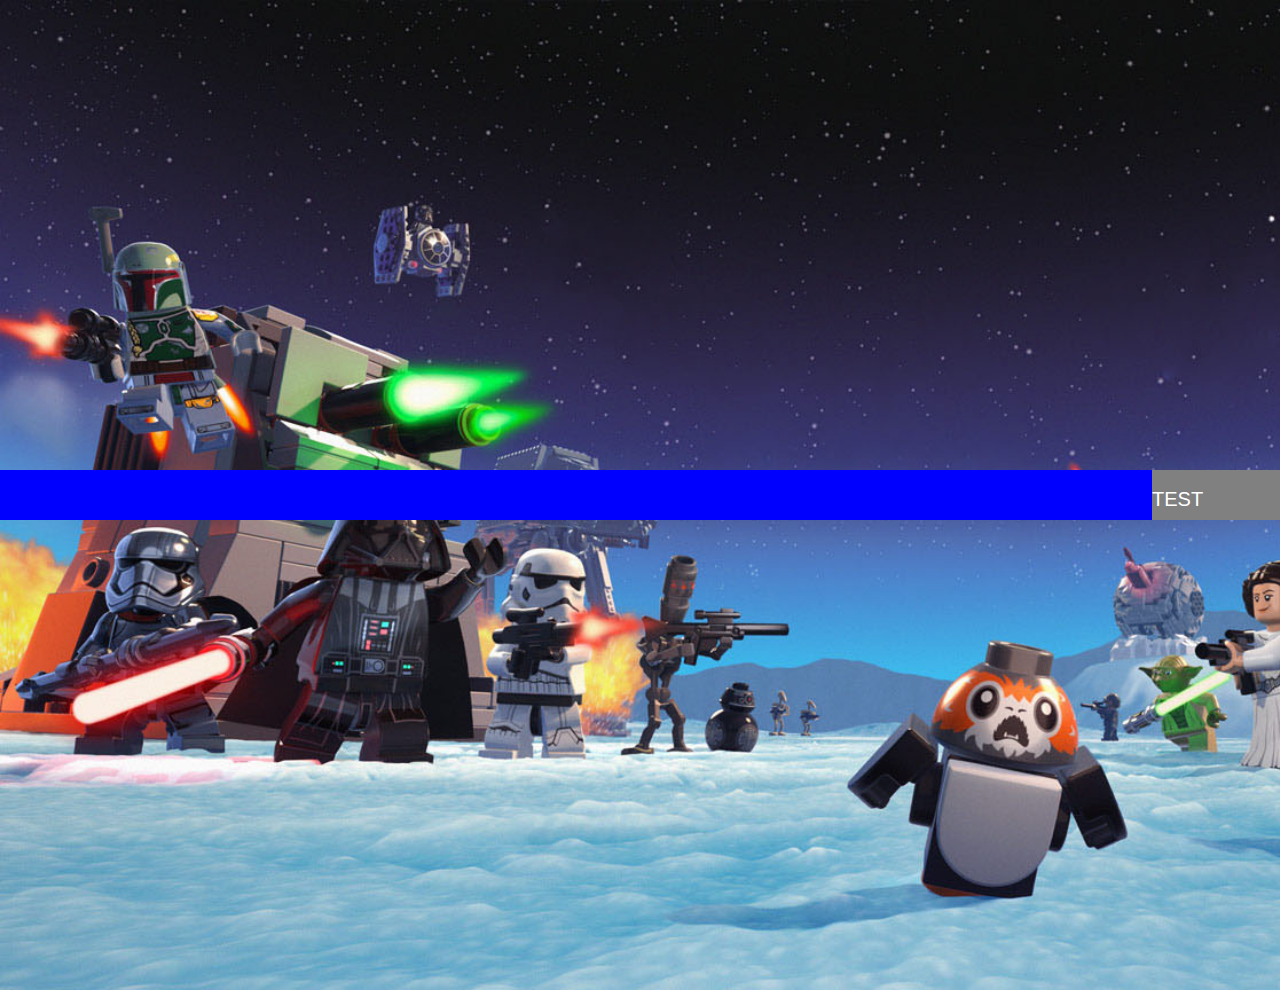
<file: load.html>
<!DOCTYPE html>
<html lang="en">
<head>
    <meta charset="UTF-8">
    <title>Progress Bar</title>
    <link rel="stylesheet" href="load.css">
    <link rel="icon" type="image/png" href="images/UltimateIcon.png">
</head>

<body>
    <div class="screen">
        
        <div class="progressBar">
            
            <div class="bar"></div>
        </div>
        <button class ="buttonCancel" ><a href="game.html">PLAY</a></button>
    </div>
    <div class="container">
    
    </div>  
</body>
</html>
</file>
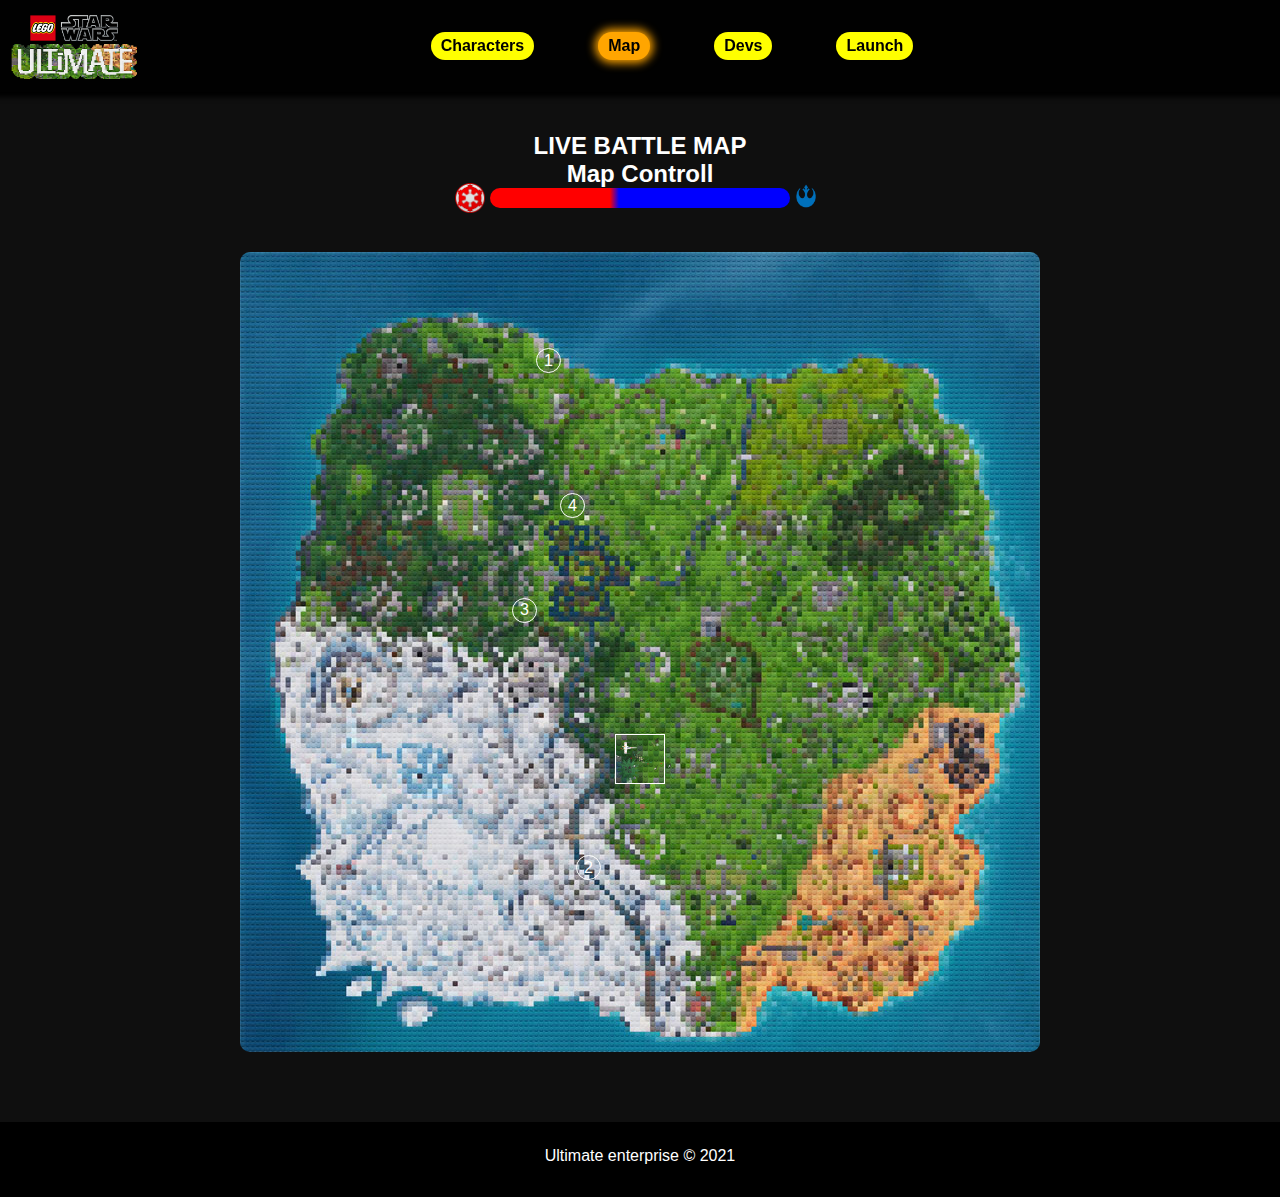
<file: map.html>
<!DOCTYPE html>
<html lang="en">

<head>
    <meta charset="UTF-8">
    <meta http-equiv="X-UA-Compatible" content="IE=edge">
    <meta name="viewport" content="width=device-width, initial-scale=1.0">
    <link rel="stylesheet" href="map.css">
    <link rel="stylesheet" href="styleNavBar.css">
    <link rel="shortcut icon" href="images/UltimateIcon.png">
    <title>Live map</title>
</head>
<body>
    <nav>
        <ul class="navBar">
            <li><a href="index.html"><img src="images/game_logo.png" alt="Gamelogo"></a></li>
            <li><a href="characters.html"><p>Characters</p></a></li>
            <li><a href="map.html"><p id="currentPage">Map</p></a></li>
            <li><a href="employees.html"><p>Devs</p></a></li> 
            <li><a href="load.html"><p>Launch</p></a></li> 
        </ul>
    </nav>
    <div class="container">
        <div class="content">
            <section class="info">
                <div class="headerText">
                    <h1>LIVE BATTLE MAP</h1>
                    <h2>Map Controll</h2>
                      <!--Shows who has more controll of map-->
                    <div class="controll">
                        <img  id="empireLogo" src="images/empirelogo.png" alt="EmpireLogo">
                        <img id="rebelLogo" src="images/rebelLogo.png" alt="rebelLogo">
                    </div>
                </div>
            </section>
            <!--interactive map-->
            <section class="mapConteiner">
                <div class="map"><img id="mapWorld" src="images/legomap.jpg" alt="worldmap"></div>
                <!-- hack to not zoom when mouse over ship landing -->
                <div class="hack"></div>
                <!--interactive points on map-->
                <section class="baseEmpire CapPoint point">
                    <div>1</div>
                    <div class="text">
                        <h2>EMPIRE BASE</h2>
                        <ul>
                            <li>Factory</li>
                            <li>Spawn Point</li>
                        </ul>
                    </div>
                </section>
                <section class="baseRebel  CapPoint point ">
                    <div>2</div>
                    <div class="text">
                        <h2>REBEL BASE</h2>
                        <ul>
                            <li>Factory</li>
                            <li>Spawn Point</li>
                        </ul>
                    </div>
                </section>
                <section class="CapPoint3  CapPoint point">
                    <div>3</div>
                    <div class="text">
                        <h2>CAPTURE POINT</h2>
                        <ul>
                            <li>SHIP Factory</li>
                            <li>Spawn Point</li>
                        </ul>
                    </div>
                </section>
                <section class="CapPoint4  CapPoint point">
                    <div>4</div>
                    <div class="text">
                        <h2>CAPTURE POINT</h2>
                        <ul>
                            <li>Town</li>
                            <li>Spawn Point</li>
                        </ul>
                    </div>
                </section>
                <!--zoom in on map to see live fight-->
                <section class="fight">
                    <img id="fightMap" src="images/krigtop.jpg" alt="kamp">
                    <div id="trooper1" class="itemContainer trooper">
                        
                        <img class="shipFighter" src="images/trooper.png" alt="trooper">
                        <img class="trooperShot" src="images/bullet.png" alt="trooper">
                    </div>
                    <div id="trooper2" class="itemContainer trooper">
                       
                        <img class="shipFighter" src="images/trooper.png" alt="trooper">
                        <img class="trooperShot" src="images/bullet.png" alt="trooper">
                    </div>
                    <div id="trooper3" class="itemContainer trooper">
                        <img class="shipFighter" src="images/trooper.png" alt="trooper">
                        <img class="trooperShot" src="images/bullet.png" alt="trooper">
                    </div>
                    <div id="trooper4" class="itemContainer trooper">
                       
                        <img class="shipFighter" src="images/trooper.png" alt="trooper">
                        <img class="trooperShot" src="images/bullet.png" alt="trooper">
                    </div>
                    <section id="ship9" class="itemContainer">
                        
                        <img class="shipFighter" src="images/fighter.png" alt="RebelShip">
                        <img src="images/hero.png" alt="heten" class="hero">
                    </section>
                </section>
                <!--ships fighting in the sky-->
                <section id="ship1" class="itemContainer">
                    <section class="playerId">
                        <div>BOBFETT22</div>
                       
                    </section>
                    <img class=" shipFighter" src="images/cruisertop.png" alt="EmpireBigShip">
                    <img class="shipBullet bulletLeftSide" src="images/bullet.png" alt="trooper">
                    <img class="shipBullet bulletRightSide" src="images/bullet.png" alt="trooper">
                    <div class="shipDamage">
                        <img class="boom location1" src="images/boom.gif" alt="BOOOM!">
                        <img class="boom location2" src="images/boom.gif" alt="BOOOM!">
                        <img class="boom location3" src="images/boom.gif" alt="BOOOM!">
                    </div>
                </section>
               
                <section id="ship3" class="itemContainer">
                    <img class="shipFighter" src="images/fighter.png" alt="rebelShip">
                    <img class="shipBullet bulletLeftSide" src="images/bullet.png" alt="laser">
                    <img class="shipBullet bulletRightSide" src="images/bullet.png" alt="laser">
                </section>
                <section id="ship4" class="itemContainer">
                    <section class="playerId">
                        <div>HanSoloBrus</div>
                       
                    </section>
                    <img class="shipFighter" src="images/fighter.png" alt="RebelShip">
                    <img class="shipBullet bulletLeftSide" src="images/bullet.png" alt="laser">
                    <img class="shipBullet bulletRightSide" src="images/bullet.png" alt="laser">
                </section>
                <section id="ship5" class="itemContainer ">
                    <section class="playerId">
                        <div>KillerMan138</div>
                       
                    </section>
                    <img class=" shipFighter" src="images/rebel.png" alt="RebelBigShip">
                    <img class="shipBullet bulletLeftSide" src="images/bullet.png" alt="laser">
                    <img class="shipBullet bulletRightSide" src="images/bullet.png" alt="laser">
                    <div class="shipDamage">
                        <img class="boom location1" src="images/boom.gif" alt="BOOOM!">
                        <img class="boom location2" src="images/boom.gif" alt="BOOOM!">
                        <img class="boom location3" src="images/boom.gif" alt="BOOOM!">
                    </div>
                </section>
                <section id="ship6" class="itemContainer">
                    <img class="shipFighter" src="images/empireship2.png" alt="EmpireFighterShip">
                    <img class="shipBullet bulletLeftSide" src="images/bullet.png" alt="laser">
                    <img class="shipBullet bulletRightSide" src="images/bullet.png" alt="laser">
                </section>
                <section id="ship7" class="itemContainer">
                    <img class="shipFighter" src="images/empireship2.png" alt="EmpireFighterShip">
                    <img class="shipBullet bulletLeftSide" src="images/bullet.png" alt="laser">
                    <img class="shipBullet bulletRightSide" src="images/bullet.png" alt="laser">   
                </section>
                <section id="ship8" class="itemContainer">
                    <img class="shipFighter" src="images/fighter.png" alt="RebelShip">
                    <img class="shipBullet bulletLeftSide" src="images/bullet.png" alt="laser">
                    <img class="shipBullet bulletRightSide" src="images/bullet.png" alt="laser">
                </section>
            </section>
        </div>
    </div>
    <footer>
        <div class="employeeFooter">
            <div id="textFooter"> <p>Ultimate enterprise &copy; 2021</p></div>
        </div>
    </footer>
</body>
</html>
</file>
<file: styleNavBar.css>
*{
    margin: 0;
    padding: 0;
    box-sizing: border-box;
    font-family: sans-serif;
}

nav {
    width: 100%;
    height: auto;
    position: sticky;
    z-index: 3;
    top: 0;
    background-image: url("images/topNavBarExtension.jpg");
    box-shadow: 0px 0px 5px 5px black;
}

.navBar {
    display: flex;
    justify-content: center;
    overflow: hidden;
}


.navBar li {
    list-style: none;
    padding: 2.5% 2.5%;
}

.navBar li a {
    text-decoration: none;
}

.navBar li a p {
    color: black;
    font-weight: 600;
    background-color: yellow;
    border-radius: 25px;
    padding: 5px 10px;
    transition: all 0.3s ease 0s; 
}


.navBar li a p:hover {
    background-color: black;
    color: white;
    box-shadow: 0px 0px 10px 3px tomato;
    transition: all 0.4s ease 0s;
}

.navBar li a p:hover {
    transform: scale(117%);
    transition: all 0.4s ease 0s;
}

.navBar li a img {
    position: absolute;
    background-color: none;
    width: 10%;
    height: auto;
    left: 10px;
    top: 15px;
    transition: all 0.2s ease 0s;
}

.navBar li a img:hover {
    background-color: none;
    color: white;
    transform: scale(110%);
    transition: all 0.4s ease 0s;
    box-shadow: none;
}

#currentPage {
    color: black;
    font-weight: 600;
    background-color: orange;
    box-shadow: 0px 0px 10px 3px orange;
    border-radius: 25px;
    padding: 5px 10px;
    transition: all 0.3s ease 0s; 
}

#currentPage:hover {
    background-color: black;
    color: white;
    box-shadow: 0px 0px 10px 3px tomato;
    transition: all 0.4s ease 0s;
}
</file>
<file: index.css>
* {
    margin: 0;
    padding: 0;
    font-family: sans-serif;
    text-decoration: none;
    color: white;
}

body {
    background-color: rgb(15, 15, 15);
}

#mainImgContainer {
    position: relative;
}

#mainImg_V2 {
    width: 100%;
    height: auto;
    margin: 0px;
    padding: 0px;
    display: flex;
}

#ultimateLogoPiece img {
    position: absolute;
    width: 100%;
    height: auto;
    z-index: 2;
    top: 0;
}

nav {
    position: sticky;
    top: 0;
}

#ultimateLogoPiece img:nth-child(1) {
    animation: moveUltimateLogoPieces 0.5s ease-in-out;
}
#ultimateLogoPiece img:nth-child(2) {
    animation: moveUltimateLogoPieces 1s ease-in-out;
}
#ultimateLogoPiece img:nth-child(3) {
    animation: moveUltimateLogoPieces 1.5s ease-in-out;
}
#ultimateLogoPiece img:nth-child(4) {
    animation: moveUltimateLogoPieces 2s ease-in-out;
}
#ultimateLogoPiece img:nth-child(5) {
    animation: moveUltimateLogoPieces 1s ease-in-out;
}
#ultimateLogoPiece img:nth-child(6) {
    animation: moveUltimateLogoPieces 1.5s ease-in-out;
}
#ultimateLogoPiece img:nth-child(7) {
    animation: moveUltimateLogoPieces 2s ease-in-out;
}
#ultimateLogoPiece img:nth-child(8) {
    animation: moveUltimateLogoPieces 2.5s ease-in-out;
}
#ultimateLogoPiece img:nth-child(9) {
    z-index: 1;
    animation: moveStarWarsLogo 3s ease-in-out;
}
#ultimateLogoPiece img:nth-child(10) {
    z-index: 2;
    animation: revealUltimateLogo 3s ease-in-out;
}

@keyframes moveUltimateLogoPieces {
    0% {
        transform: translate(-100%, -100%);
    }
    80% {
        transform: translate(0.5%, 0.5%);
    }
    100% {
        transform: translateY(0%);
        transform: translateZ(0%);
    }
}

@keyframes moveStarWarsLogo {
    0% {
        opacity: 0;
    }
    80% {
        opacity: 0;
        transform: translateY(20%);
    }
    81% {
        opacity: 100;
    }
    100% {
        opacity: 100;
        transform: translateY(0%);
    }
}

@keyframes revealUltimateLogo {
    0% {
        opacity: 0;
    }
    80% {
        opacity: 0;
    }
    100% {
        opacity: 100;
    }
}

#launchParty {
    width: 100%;
    height: auto;
    text-align: center;
    margin-bottom: 40px;
}

#launchPartyText {  
    padding-left: 30%;
    padding-right: 30%;
}

#launchParty h1 {
    padding-bottom: 20px;
}

#smallText {
    padding-top: 20px;
    padding-bottom: 10%;
    font-size: 0.75rem;
}

#LukeImage {
    width: 100%;
    height: auto;
    margin: 0;
    padding: 0;
}

#ultimate2 {
    width: 100%;
    height: auto;
}

#preorder {
    margin: 0;
    padding: 2.5% 20%;
    text-align: center;
    position: relative;
}

#gameBox {
    width: 40%;
    height: auto;
    padding-bottom: 20px;
}

#preorder p {
    padding-top: 30px;
    padding-bottom: 30px;
}

#preorderButton {
    padding-top: 16px;
    width: 250px;
    height: 50px;
    background-color: yellow;
    border-radius: 10px;
    font-weight: bold;
    box-shadow: black 0px 0px 2px;
    margin: auto;
    color: black;
}

footer {
    width: 100vw;
    background-color: black;
    height: 75px;
    margin-top: 10vh;
    text-align: center;
    color: white;
}

#textFooter {
    color: white;
    padding-top: 25px;
}
</file>
<file: Characters.css>
*{
    margin: 0;
    padding: 0;
    box-sizing: border-box;
    font-family: sans-serif;
}

body {
    background-color: rgb(15, 15, 15);
}


/*Har i oppgave å fortelle høgden på boksene*/
.individualBlue{
    border: 2px double rgb(0, 0, 0);
    border-radius: 10px;
    /*padding: 4px 4px 4px 4px;
    margin: 20px 20px 20px 20px;*/
    height: 400px;
    width: 400px;
    overflow: hidden;
    position: relative;
    display: flex;
    
}
.individualRed{
    border: 2px double rgb(0, 0, 0);
    border-radius: 10px;
    /*padding: 4px 4px 4px 4px;
    margin: 20px 20px 20px 20px;*/
    height: 400px;
    width: 400px;
    overflow: hidden;
    position: relative;
    display: flex;
    
}
.individualOrange{
    border: 2px double rgb(0, 0, 0);
    border-radius: 10px;
    /*padding: 4px 4px 4px 4px;
    margin: 20px 20px 20px 20px;*/
    height: 400px;
    width: 400px;
    overflow: hidden;
    position: relative;
    display: flex;
    
}

/*Dei lignande kode-blokkene er med på å bestemme 
posisjoneringa til dei forskjellige boksene i div-en*/
#Whole {
    display: flex;
    justify-content: center;
    justify-content: space-evenly;
}

#Villans{
    display: flex;
    justify-content: center;
    justify-content: space-evenly;
}

#Vehicle{
    display: flex;
    justify-content: center;
    justify-content: space-evenly;
}

.skurk{
    border: 5px black double;
    height: 400px;
    width: 400px;
}

img{
    height: 400px;
    width: 100%;
}


html {
    scroll-behavior: smooth;
}

/*Den liknande koden nedenfor */
#linkVehicle {
   margin-top: 2.5%;
   padding-bottom: 2.5%;
}

#linkVillans{
   margin-top: 2.5%;
   padding-bottom: 2.5%;
}

#linkWhole{
   margin-top: 2.5%;
   padding-bottom: 2.5%;
}

/*Forteller navbar eigendelene til navvigasjponsbaren.
At den er stick, bakgrunnsfargen*/
#navbar{
   display: flex;
   justify-content: space-evenly;
   background-color: rgb(0, 0, 0);
   overflow-x: hidden;
   top: 0;
   z-index: 2;
   padding: 5px 5px 5px 5px;
   width: 100vw;
}

#navbar li a:hover {
    background-color: black;
    color: white;
    box-shadow: 0px 0px 10px 3px tomato;
    transition: all 0.4s ease 0s;
}

/*Denne forteller hvordan liste elementene skal oppføre seg. 
At det er ingen liste tegn og paddingen rundt  */
#navbar li{
    list-style:none;
    padding: 10px 10px 10px 10px;
}


/*Den forteller hvordan de små titlene i navbaren skal se ut*/
#navbar li a{
    color: black;
    font-weight: 600;
    background-color: rgb(255, 255, 0);
    text-decoration: none;
    border-radius: 25px;
    padding: 2px 5px;
}

/*Forteller hvordan nav-baren skal funke, 
at den helder seg på sida sticky*/
nav{
    position: sticky;
    top: 0;
    z-index: 2;
    
}

/*Forteller hvordan slide funksjonen skal oppføre seg.*/
.Slide{
    position: absolute;
    top: 0;
    left: 0;
    width: 100%;
    height: 0;
    z-index: 2;
    opacity: 0;
    text-align: center;
    
    
}
/*Forteller at når boksene blir hovret skal den lyse opp*/
.individualBlue:hover{
    box-shadow: rgb(0, 0, 232) 0px 0px 25px 25px;
    transform: scale(1);
}

/*Forteller at når du hoverer over den da kjem det 
informasjon over den og det skal bli nytt slide classen*/
.individualBlue:hover .Slide{
    height: 100%;
    background-color: rgb(0, 0, 200);
    z-index: 2;
    width: 100%;
    opacity: 1;
    transition: height 1s ease-in-out, opacity 1.5s ease-in-out;
}
/*Satt inn for å gi andre farger til villains og vehicles*/
.individualRed:hover{
    box-shadow: rgb(200, 0, 0) 0px 0px 25px 25px;
    transform: scale(1);
}

.individualRed:hover .Slide{
    height: 100%;
    background-color: rgb(200, 0, 0);
    z-index: 2;
    width: 100%;
    opacity: 1;
    transition: height 1s ease-in-out, opacity 1.5s ease-in-out;
}
.individualOrange:hover{
    box-shadow: rgb(255,127,80) 0px 0px 25px 25px;
    transform: scale(1);
}

.individualOrange:hover .Slide{
    height: 100%;
    background-color: rgb(255,127,80);
    z-index: 2;
    width: 100%;
    opacity: 1;
    transition: height 1s ease-in-out, opacity 1.5s ease-in-out;
}

/*Forteller korleis p skal vere i Slide diven*/
.Slide p{
    font-size: x-large;
   
}

/*Den forteller hvor teksten skal ligge i slide funskjonen*/
.SlideTxt{
    position: absolute;
    top: 100px;
    left: 50px;
    right: 50px;
    
}

footer {
    width: 100vw;
    background-color: black;
    height: 75px;
    margin-top: 10vh;
    text-align: center;
}

#textFooter {
    color: white;
    padding-top: 25px;
}
</file>
<file: employees.css>
*{
    margin: 0;
    padding: 0;
    box-sizing: border-box;
    font-family: sans-serif;
}

body {
    background-color: rgb(15, 15, 15);
    overflow-x: hidden;
}

#titleh1 {
    display: flex;
    justify-content: center;
    margin-top: 40px;
    color: white;
}

/* En enkel footer */

footer {
    width: 100vw;
    background-color: black;
    height: 75px;
    margin-top: 10vh;
}

.employeeFooter {
    display: flex;
    justify-content: center;
}

#textFooter {
    color: white;
    padding-top: 25px;
}

/* Logo som fører til hovedside*/

.logo {
    position: absolute;
    width: 125px;
    margin-top: 20px;
    margin-left: 25px;
    cursor: pointer;
    transition: all 0.3s;
}

.logo:hover{
    transform: scale(1.13);
}

/* Bokser med bilder av de ansatte, hoverfunksjon som viser frem info*/

.employeesContainer {
    display: flex;
    justify-content: space-between;
    align-items: center;
    margin-left: 50px;
    margin-right: 50px;
    height: 70vh;
    border-radius: 20px;
}

.employeesContainer .boxes {
    position: relative;
    transition: 0.5s;
    height: 250px;
    width: 200px;
    border-radius: 20px;
}

.employeesContainer .boxes:hover {
    z-index: 1;
    transform: scale(1.325);
    box-shadow: 0px 5px 8px 4px black;
    cursor: pointer;
}

.employeesContainer .boxes .employeeImg {
    position: absolute;
    top: 0;
    left: 0;
    height: 100%;
    width: 100%;
    border-radius: 20px;
}

.employeesContainer .boxes .employeeImg::before {
    content: '';
    position: absolute;
    top: 0;
    left: 0;
    height: 100%;
    width: 100%;
    z-index: 1;
    background-image: linear-gradient(to bottom right, black, tomato);
    opacity: 0;
    transition: 0.5s;
    border-radius: 20px;
    /*mix-blend-mode: ;*/
}

.employeesContainer .boxes:hover .employeeImg::before {
    opacity: 0.7;
    /*Endre hvis bildet ikke skal være med under hover*/
}

.employeesContainer .boxes .employeeImg img {
    position: absolute;
    top: 0;
    left: 0;
    height: 100%;
    width: 100%;
    object-fit: cover;
    border-radius: 20px;
}

.employeesContainer .boxes .imgText {
    position: absolute;
    top: 0;
    left: 0;
    height: 100%;
    width: 100%;
    z-index: 1;
    display: flex;
    align-items: flex-start;
    margin-top: 25px;
}
.imgText{
    display: flex;
    flex-direction: column;
    justify-content: start;
    align-items: center;
    margin-top: 25px;
    margin-left: 10px;
}
.imgText p{
margin-left: 5px;
}
.employeesContainer .boxes .imgText h2 {
    color: white;
    font-size: 18px;
    transition: 0.5s;
    margin-bottom: 20px;
    transform: translateY(30px);
    opacity: 0;  
}

.employeesContainer .boxes:hover .imgText h2 {
    transform: translateY(0);
    transition-delay: 0.5s;
    opacity: 1;
}

.employeesContainer .boxes .imgText p {
    color: white;
    transform: translateY(30px);
    transition: 0.5s;
    opacity: 0;
}

.employeesContainer .boxes:hover .imgText p {
    transform: translateY(0);
    transition-delay: 0.7s;
    opacity: 1;
    font-size: 12px;
    padding-left: 3px;
}
</file>
<file: game.css>
* {
    margin: 0;
    padding: 0;
    box-sizing: border-box;
    cursor: url(images/crosshair.png), auto;
    font-family: sans-serif;
}

.hideInput {
    position: absolute;
    top: -20px;
    z-index: 20;
}

input {
    display: block;
}

a {
    text-decoration: none;
    color: black;
}

@keyframes enemyShipMoveEasy {
    0% {
        top: -100px;
        display: block;
    }

    99% {
        top: 100vh;

    }

    100% {
        top: 70vh;
        z-index: 4;
    }
}

@keyframes enemyShipMoveMedium {
    0% {
        top: -100px;
        display: block;
        transform: rotate(180deg) translateX(50%);

    }

    30% {
        transform: rotate(180deg) translateX(100%);
    }

    60% {
        transform: rotate(180deg) translateX(-100%);
    }

    99% {
        top: 100vh;
        transform: rotate(180deg) translateX(50%);
    }

    100% {
        top: 70vh;
        z-index: 4;
    }
}

@keyframes gameoverBackgroundMove {
    0% {
        top: -120vh;
    }

    99% {
        top: -120vh;
    }

    100% {
        top: 0px;
    }
}

@keyframes background {
    from {
        background-position: 0 0;
    }

    to {
        background-position: 0 1800vh;
    }
}

/* error melding */
@keyframes error {
    0% {
        opacity: 0;
    }

    100% {
        opacity: 0.8;
        box-shadow: gray 3px 2px 5px;
    }
}

.scoreContainer::after {
    color: red;
    font-weight: bolder;
    font-size: 34px;
    content: "Coins: 100";
    position: absolute;
    left: 50%;
    transform: translateX(-50%);
    z-index: 4;

}
.scoreContainer {
    display: flex;
}

.errorContainer {
    position: absolute;
    top: 30%;
    left: 50%;
    transform: translateX(-50%);
    font-family: sans-serif;
    width: 400px;
    height: 400px;
    display: flex;
    justify-content: center;
    align-items: center;
    z-index: -1;

}

#error h1 {
    opacity: 1;
    margin-top: 20px;
    padding-bottom: 10px;
    text-align: center;
    margin-bottom: 1px;
}

#error h4, h2 {
    text-align: left;
    margin-bottom: 1px;
    margin-left: 20px;
    opacity: 1;
}

#error h2 {
    margin-top: 10px;
    margin-bottom: 5px;
}

#error h4 {
    margin-left: 25px;
}

#error {
    opacity: 0;
    color: white;
    background-color: red;
    z-index: -1;
    border-radius: 10px;
    width: 400px;
    height: 200px;
    box-shadow: gray 5px 3px 20px;


}

/* Slutt error melding */

.GameMenu {
    display: flex;
    position: absolute;
    right: 20px;
    bottom: 35px;
    z-index: -1;
    justify-content: center;
    align-items: center;
    gap: 20px;
}

.GameMenu a {
    cursor: pointer;
    text-decoration: none;
    color: white;
    display: block;
    width: 100px;
    height: 30px;
    padding-top: 10px;
    z-index: 3;
    background-color: black;
    border-radius: 25px;
    text-align: center;
}

body {
    height: 100vh;
    width: 100vw;
    display: flex;
    justify-content:left;
    background-color: black;
    position: absolute;
    background-image: url(images/background.jpg);
    background-position: left;
    background-size: 100vw;
    background-repeat: repeat;
    animation-name: background;
    animation-iteration-count: infinite;
    animation-timing-function: linear;
    animation-duration: 30s;
    z-index: -1;
    overflow: hidden;

}

.scoreContainer {
    width: 700px;
    position: absolute;
    top: 5px;
    left: 50%;
    transform: translateX(-50%);


}

.bigShip1, .bigShip2, .bigShip3, .bigShip4 {
    top: -210px;
}
/* Player ship location controll divs */
.colum {
    height: 100vh;
    width: 8px;
    z-index: 3;
}

.colum .smallShipImg {
    bottom: 1vh;
}

.colum:hover {
    opacity: 1;
}


.smallShipImg {
    opacity: 0;
    position: absolute;
    height: 100px;
    width: 100px;

}


.enemyShipImage {
    opacity: 1;
}

/*Hack for showing player ship when hovering enemy ship instead of the colums  */
.enemyShipImage:hover .tmpShip {
    opacity: 1;
    z-index: 4;

}

.enemyShipImage:hover .tmpShip2 {
    opacity: 1;
    z-index: 4;

}

.enemyShipImage:hover .tmpShip3 {
    opacity: 1;
    z-index: 4;

}

.enemyShipImage:hover .tmpShip4 {
    opacity: 1;
    z-index: 4;

}

/* Playership settings for when targeting a enemy */
.tmpShip, .tmpShip2, .tmpShip3, .tmpShip4, .tmpShip5, .tmpShip6 {
    top: 86vh;
    transform: translateX(-50%);

    opacity: 0;
}
.tmpShip5, .tmpShip6 {
    top: 110vh;
    transform: translateX(-50%);

    opacity: 0;
}

/* where we setup the default settings for gameover background */
.gameoverBackground {
    color: white;
    position: absolute;
    top: -120vh;
    height: 100vh;
    width: 100vw;
    background-color: black;
    display: flex;
    justify-content: center;
    align-items: center;
    text-align: center;
    opacity: 1;
    z-index: 5;

}

.gameoverBackground h1 {
    font-size: 100px;
}
/* Setting the z-index off all enemyships */
#enemyImageShip1, #enemyImageShip2, #enemyImageShip3, #enemyImageShip4, #enemyImageShip13, #enemyImageShip14, #enemyImageShip15, #enemyImageShip16 {
    z-index: 4;
}
/* Hide all player ships and only show Checked ship see ShipSelect menu */
.shipSelect1, .shipSelect2, .shipSelect3, .shipSelect4 {
    opacity: 0;
}

/* START SMALL ENEMY SHIPS SETUP */

#labelShip1 {
    position: absolute;
    top: 10px;
    left: 220px;

    height: 100px;
    width: 100px;
}
.enemyShipImage {
    transform: rotate(180deg) translateX(50%);
    z-index: 3;
    top: -100px;
}
/* MOVEMENT ANIMATION */
#enemyImageShip1 {
    display: block;
    top: 100px;
    animation: enemyShipMoveEasy 4s linear 0s 1 forwards;
}
.gameoverBackgroundLine1 {
    left: 0;
    animation: gameoverBackgroundMove 4s linear 0s 1 forwards;
}

/* DEATH ANIMATION */
#enemyShip1:checked~.gameoverBackgroundLine1 {
    display: none;
}

#enemyShip1:checked~#labelShip1 #enemyImageShip1 {
    opacity: 0;
    background-color: red;
    transition-property: background-color, opacity;
    transition-delay: 0.2s;
    transition-duration: 0.3s;
    z-index: -1;
    border-radius: 20%;

    animation-play-state: paused;
}

#labelShip2 {
    position: absolute;
    top: 10px;
    left: 25%;
    height: 100px;
    width: 100px;
}
/* MOVEMENT ANIMATION */
#enemyImageShip2 {
    display: block;
    top: -200px;
    animation: enemyShipMoveMedium 4s linear 2s 1 forwards;
}
.gameoverBackgroundLine2 {

    left: 0;
    animation: gameoverBackgroundMove 4s linear 2s 1 forwards;
}
/* DEATH ANIMATION */
#enemyShip2:checked~.gameoverBackgroundLine2 {
    display: none;
}

#enemyShip2:checked~#labelShip2 #enemyImageShip2 {
    opacity: 0;
    background-color: red;
    transition-property: background-color, opacity;
    transition-delay: 0.2s;
    transition-duration: 0.3s;
    z-index: -1;
    border-radius: 20%;

    animation-play-state: paused;
}

#labelShip3 {
    position: absolute;
    top: 10px;
    left: 40%;
    height: 100px;
    width: 100px;
}
/* MOVEMENT ANIMATION */
#enemyImageShip3 {
    display: block;
    top: -200px;
    animation: enemyShipMoveMedium 4s linear 4s 1 forwards;
}
.gameoverBackgroundLine3 {

    left: 0;
    animation: gameoverBackgroundMove 4s linear 4s 1 forwards;
}
/* DEATH ANIMATION */
#enemyShip3:checked~.gameoverBackgroundLine3 {
    display: none;
}

#enemyShip3:checked~#labelShip3 #enemyImageShip3 {
    opacity: 0;
    background-color: red;
    transition-property: background-color, opacity;
    transition-delay: 0.2s;
    transition-duration: 0.3s;
    z-index: -1;
    border-radius: 20%;

    animation-play-state: paused;
}
#labelShip4 {
    position: absolute;
    top: 10px;
    left: 60%;

    height: 100px;
    width: 100px;
}
/* MOVMENT ANIMATION */
#enemyImageShip4 {
    display: block;
    top: -200px;
    animation: enemyShipMoveEasy 4s linear 4s 1 forwards;
}
.gameoverBackgroundLine4 {

    left: 0;
    animation: gameoverBackgroundMove 4s linear 4s 1 forwards;
}
/* DEATH ANIMATION */
#enemyShip4:checked~.gameoverBackgroundLine4 {
    display: none;
}

#enemyShip4:checked~#labelShip4 #enemyImageShip4 {
    opacity: 0;
    background-color: red;
    transition-property: background-color, opacity;
    transition-delay: 0.2s;
    transition-duration: 0.3s;
    z-index: -1;
    border-radius: 20%;

    animation-play-state: paused;
}
#labelShip13 {
    position: absolute;
    top: 10px;
    left: 40%;

    height: 100px;
    width: 100px;
}
/* MOVMENT ANIMATION */
#enemyImageShip13 {
    display: block;
    top: -200px;
    animation: enemyShipMoveMedium 4s linear 0s 1 forwards;
    animation-play-state: paused;
}
.gameoverBackgroundLine13 {

    left: 0;
    animation: gameoverBackgroundMove 4s linear 0s 1 forwards;
    animation-play-state: paused;
}
/* DEATH ANIMATION */
#enemyShip13:checked~#labelShip13 #enemyImageShip13 {
    opacity: 0;
    background-color: red;
    transition-property: background-color, opacity;
    transition-delay: 0.2s;
    transition-duration: 0.3s;
    z-index: -1;
    border-radius: 20%;

    animation-play-state: paused;
}

#enemyShip13:checked~.gameoverBackgroundLine13 {
    display: none;
}

#labelShip14 {
    position: absolute;
    top: 10px;
    left: 30%;

    height: 100px;
    width: 100px;
}
/* MOVMENT ANIMATION */
#enemyImageShip14 {
    display: block;
    top: -200px;
    animation: enemyShipMoveMedium 4s linear 0s 1 forwards;
    animation-play-state: paused;
}
.gameoverBackgroundLine14 {

    left: 0;
    animation: gameoverBackgroundMove 4s linear 0s 1 forwards;
    animation-play-state: paused;
}
/* DEATH ANIMATION */
#enemyShip14:checked~#labelShip14 #enemyImageShip14 {
    opacity: 0;
    background-color: red;
    transition-property: background-color, opacity;
    transition-delay: 0.2s;
    transition-duration: 0.3s;
    z-index: -1;
    border-radius: 20%;

    animation-play-state: paused;
}
#enemyShip14:checked~.gameoverBackgroundLine14 {
    display: none;
}

#labelShip15 {
    position: absolute;
    top: 10px;
    left: 10%;

    height: 100px;
    width: 100px;
}
/* MOVMENT ANIMATION */
#enemyImageShip15 {
    display: block;
    top: -200px;
    animation: enemyShipMoveMedium 4s linear 0s 1 forwards;
    animation-play-state: paused;
}
.gameoverBackgroundLine15 {

    left: 0;
    animation: gameoverBackgroundMove 4s linear 0s 1 forwards;
    animation-play-state: paused;
}
/* DEATH ANIMATION */
#enemyShip15:checked~#labelShip15 #enemyImageShip15 {
    opacity: 0;
    background-color: red;
    transition-property: background-color, opacity;
    transition-delay: 0.2s;
    transition-duration: 0.3s;
    z-index: -1;
    border-radius: 20%;

    animation-play-state: paused;
}
#enemyShip15:checked~.gameoverBackgroundLine15 {
    display: none;
}

#labelShip16 {
    position: absolute;
    top: 10px;
    left: 70%;

    height: 100px;
    width: 100px;
}
/* MOVMENT ANIMATION */
#enemyImageShip16 {
    display: block;
    top: -200px;
    animation: enemyShipMoveMedium 4s linear 0s 1 forwards;
    animation-play-state: paused;
}

.gameoverBackgroundLine16 {

    left: 0;
    animation: gameoverBackgroundMove 4s linear 0s 1 forwards;
    animation-play-state: paused;
}
/* DEATH ANIMATION */
#enemyShip16:checked~#labelShip16 #enemyImageShip16 {
    opacity: 0;
    background-color: red;
    transition-property: background-color, opacity;
    transition-delay: 0.2s;
    transition-duration: 0.3s;
    z-index: -1;
    border-radius: 20%;

    animation-play-state: paused;
}
#enemyShip16:checked~.gameoverBackgroundLine16 {
    display: none;
}

/* START BIG SHIPS SETUP */
.bigShipImage {
    display: none;
    position: absolute;
    height: 250px;
    width: 200px;
    z-index: 4;

}


.bigShip1 {
    position: absolute;

    left: 25%;

    height: 100px;
    width: 100px;
    z-index: 4;
}
/* MOVEMENT ANIMATIONS BIGSHIP1 */
#enemyImageShip5, #enemyImageShip6 {
    display: block;
    top: 100px;
    animation: enemyShipMoveEasy 4s linear 0s 1 forwards;
    animation-play-state: paused;
}

.gameoverBackgroundLine5 {

    left: 0;
    animation: gameoverBackgroundMove 4s linear 0s 1 forwards;
    animation-play-state: paused;
}

/* DEATH ANIMATION  BIG SHIP 1 */
#enemyShip5:checked~#labelShip5 #enemyImageShip5 {
    opacity: 0;
    background-color: red;
    transition-property: background-color, opacity;
    transition-delay: 0.1s;
    transition-duration: 0.3s;
    z-index: -1;
    border-radius: 20%;
    animation-play-state: paused;
}

#enemyShip5:checked~#labelShip5 {
    opacity: 0;

    transition-property: opacity;
    transition-delay: 0.1s;
    transition-duration: 0.3s;
    z-index: -1;
    border-radius: 20%;

}

#enemyShip6:checked~#labelShip6 {
    opacity: 0;

    transition-property: opacity;
    transition-delay: 0.1s;
    transition-duration: 0.3s;
    z-index: -1;
    border-radius: 20%;

}

#enemyShip6:checked~#labelShip6 #enemyImageShip6 {
    opacity: 0;
    background-color: red;
    transition-property: background-color, opacity;
    transition-delay: 0.1s;
    transition-duration: 0.3s;
    z-index: -1;
    border-radius: 20%;

    animation-play-state: paused;

}

#enemyShip5:checked~.gameoverBackgroundLine5 {
    display: none;
}

.bigShip2 {
    position: absolute;

    left: 60%;

    height: 100px;
    width: 100px;
}

/* MOVMENT ANIMATION BIGSHIP2 */
#enemyImageShip7, #enemyImageShip8 {
    display: block;
    top: 100px;
    animation: enemyShipMoveMedium 8s linear 0s 1 forwards;
    animation-play-state: paused;
}
.gameoverBackgroundLine7 {

    left: 0;
    animation: gameoverBackgroundMove 8s linear 0s 1 forwards;
    animation-play-state: paused;
}
/* DEATH ANIMATION BIGSHIP2 */
#enemyShip7:checked~#labelShip7 #enemyImageShip7 {
    opacity: 0;
    background-color: red;
    transition-property: background-color, opacity;
    transition-delay: 0.1s;
    transition-duration: 0.3s;
    z-index: -1;
    border-radius: 20%;

    animation-play-state: paused;


}

#enemyShip7:checked~#labelShip7 {
    opacity: 0;

    transition-property: opacity;
    transition-delay: 0.1s;
    transition-duration: 0.3s;
    z-index: -1;
    border-radius: 20%;

}

#enemyShip8:checked~#labelShip8 {
    opacity: 0;

    transition-property: opacity;
    transition-delay: 0.1s;
    transition-duration: 0.3s;
    z-index: -1;
    border-radius: 20%;

}

#enemyShip8:checked~#labelShip8 #enemyImageShip8 {
    opacity: 0;
    background-color: red;
    transition-property: background-color, opacity;
    transition-delay: 0.1s;
    transition-duration: 0.3s;
    z-index: -1;
    border-radius: 20%;

    animation-play-state: paused;

}

#enemyShip7:checked~.gameoverBackgroundLine7 {
    display: none;
}

.bigShip3 {
    position: absolute;

    left: 40%;

    height: 100px;
    width: 100px;
}
/* MOVMENT ANIMATION */
#enemyImageShip9, #enemyImageShip10 {
    display: block;
    top: 100px;
    animation: enemyShipMoveMedium 5s linear 0s 1 forwards;
    animation-play-state: paused;
}

.gameoverBackgroundLine9 {

    left: 0;
    animation: gameoverBackgroundMove 5s linear 0s 1 forwards;
    animation-play-state: paused;
}
/* DEATH ANIMATION */
#enemyShip9:checked~#labelShip9 #enemyImageShip9 {
    opacity: 0;
    background-color: red;
    transition-property: background-color, opacity;
    transition-delay: 0.1s;
    transition-duration: 0.3s;
    z-index: -1;
    border-radius: 20%;

    animation-play-state: paused;


}

#enemyShip9:checked~#labelShip9 {
    opacity: 0;

    transition-property: opacity;
    transition-delay: 0.1s;
    transition-duration: 0.3s;
    z-index: -1;
    border-radius: 20%;

}

#enemyShip10:checked~#labelShip10 {
    opacity: 0;

    transition-property: opacity;
    transition-delay: 0.1s;
    transition-duration: 0.3s;
    z-index: -1;
    border-radius: 20%;

}

#enemyShip10:checked~#labelShip10 #enemyImageShip10 {
    opacity: 0;
    background-color: red;
    transition-property: background-color, opacity;
    transition-delay: 0.1s;
    transition-duration: 0.3s;
    z-index: -1;
    border-radius: 20%;

    animation-play-state: paused;

}

#enemyShip9:checked~.gameoverBackgroundLine9 {
    display: none;
}
.bigShip4 {
    position: absolute;

    left: 10%;

    height: 100px;
    width: 100px;
}
/* MOVMENT ANIMATION */
#enemyImageShip11, #enemyImageShip12 {
    display: block;
    top: 100px;
    animation: enemyShipMoveEasy 5s linear 0s 1 forwards;
    animation-play-state: paused;
}

.gameoverBackgroundLine11 {

    left: 0;
    animation: gameoverBackgroundMove 5s linear 0s 1 forwards;
    animation-play-state: paused;
}
/* DEATH ANIMATION */
#enemyShip11:checked~#labelShip11 #enemyImageShip11 {
    opacity: 0;
    background-color: red;
    transition-property: background-color, opacity;
    transition-delay: 0.1s;
    transition-duration: 0.3s;
    z-index: -1;
    border-radius: 20%;
    animation-play-state: paused;
}

#enemyShip11:checked~#labelShip11 {
    opacity: 0;
    transition-property: opacity;
    transition-delay: 0.1s;
    transition-duration: 0.3s;
    z-index: -1;
    border-radius: 20%;
}

#enemyShip12:checked~#labelShip12 {
    opacity: 0;
    transition-property: opacity;
    transition-delay: 0.1s;
    transition-duration: 0.3s;
    z-index: -1;
    border-radius: 20%;
}

#enemyShip12:checked~#labelShip12 #enemyImageShip12 {
    opacity: 0;
    background-color: red;
    transition-property: background-color, opacity;
    transition-delay: 0.1s;
    transition-duration: 0.3s;
    z-index: -1;
    border-radius: 20%;
    animation-play-state: paused;
}

#enemyShip11:checked~.gameoverBackgroundLine11 {
    display: none;
}

#enemyShip11:checked~.errorContainer #error {
    transition-property: opacity;
    transition-delay: 0.2s;
    transition-duration: 0.3s;
    opacity: 1;
}





/* START WAVE 2 WHEN SHIP 4 DIES*/
#enemyShip4:checked~.bigShip1 #enemyImageShip5 {
    animation-play-state: running;
}

#enemyShip4:checked~.bigShip1 #enemyImageShip6 {


    animation-play-state: running;
}

#enemyShip4:checked~.gameoverBackgroundLine5 {


    animation-play-state: running;
}

#enemyShip4:checked~.bigShip2 #enemyImageShip7 {


    animation-play-state: running;
}

#enemyShip4:checked~.bigShip2 #enemyImageShip8 {


    animation-play-state: running;
}

#enemyShip4:checked~.gameoverBackgroundLine7 {


    animation-play-state: running;
}

/* START WAVE 3 WHEN BIGSHIP 2 DIES*/
#enemyShip7:checked~.bigShip3 #enemyImageShip9 {


    animation-play-state: running;
}

#enemyShip7:checked~.bigShip3 #enemyImageShip10 {


    animation-play-state: running;
}

#enemyShip7:checked~.gameoverBackgroundLine9 {


    animation-play-state: running;
}
#enemyShip7:checked~.labelShip #enemyImageShip15 {


    animation-play-state: running;
}

#enemyShip7:checked~.gameoverBackgroundLine15 {

    animation-play-state: running;
}

#enemyShip7:checked~.labelShip #enemyImageShip16 {


    animation-play-state: running;
}
#enemyShip7:checked~.gameoverBackgroundLine16 {

    animation-play-state: running;
}
/* START WAVE 4 WHEN BIGSHIP 3 DIES */
#enemyShip9:checked~.bigShip4 #enemyImageShip11 {


    animation-play-state: running;
}

#enemyShip9:checked~.bigShip4 #enemyImageShip12 {


    animation-play-state: running;
}

#enemyShip9:checked~.gameoverBackgroundLine11 {


    animation-play-state: running;
}

#enemyShip9:checked~.labelShip #enemyImageShip13 {


    animation-play-state: running;
}

#enemyShip9:checked~.gameoverBackgroundLine13 {


    animation-play-state: running;
}

#enemyShip9:checked~.labelShip #enemyImageShip14 {


    animation-play-state: running;
}

#enemyShip9:checked~.gameoverBackgroundLine14 {


    animation-play-state: running;
}

/* SHIP MENU SELECTION CONTROLS SEE tmpShip */
#shipToUse1:checked~.labelShip:hover .shipSelect1 {
    opacity: 1;
}

#shipToUse2:checked~.labelShip:hover .shipSelect2 {
    opacity: 1;
}
/* IF SHIP 2 HAS BEEN BOUGHT AND IS ACTIVATED REDUCE BIGSHIP HIT TO 1 FOR KILL VS 2 HITS FOR KILL */
#shipToUse2:checked~.lessHealt {
    display: none;
}

#shipToUse3:checked~.labelShip:hover .shipSelect3 {
    opacity: 1;
}

#shipToUse4:checked~.labelShip:hover .shipSelect4 {
    opacity: 1;
}

#shipToUse1:checked~.colum:hover .shipSelect1 {
    opacity: 1;
}

#shipToUse2:checked~.colum:hover .shipSelect2 {
    opacity: 1;
}

#shipToUse3:checked~.colum:hover .shipSelect3 {
    opacity: 1;
}

#shipToUse4:checked~.colum:hover .shipSelect4 {
    opacity: 1;
}
/* SHIP MENU STYLING */
#shipToUse1:checked~.shipMenu .ships1 {
    border: green 3px solid;
    border-radius: 20px;
    opacity: 1;
}

#shipToUse2:checked~.shipMenu .ships2 {
    border: green 3px solid;
    border-radius: 20px;
    opacity: 1;
}

#shipToUse3:checked~.shipMenu .ships3 {
    border: green 3px solid;
    border-radius: 20px;
    opacity: 1;
}

#shipToUse4:checked~.shipMenu .ships4 {
    border: green 3px solid;
    border-radius: 20px;
    opacity: 1;
}


#mainMenu:not(:checked)~.backgroundShipMenu {
   display: flex;
}

.backgroundShipMenu {

    position: absolute;
    top: 0;
    left: 0;
    width: 100vw;
    height: 100vh;
    opacity: 0;
    z-index: 5;
}

.shipMenu h1 {
    width: 100%;
    text-align: center;
}

.shipMenu {
    z-index: 6;
    position: absolute;
    display: flex;
    justify-content: center;
    align-items: center;
    flex-wrap: wrap;
    height: 400px;
    width: 900px;
    gap: 30px;
    top: 30%;
    left: 50%;
    transform: translateX(-50%);
    right: 0;
    background-color: white;
    border-radius: 20px;
    opacity: 1;
    border: 2px solid black;
}
.shipMenu img:hover {
    border: 1px solid black;

    opacity: 1;
    border-radius: 20px;
}

.ships {
    opacity: 0.4;
    height: 200px;
    width: 200px;
}

.ships img {
    opacity: 0.4;
    height: 100%;
    width: 100%;
}

/* End Ships selection menu */

/* controlling what to display when swaping between ship menu and main menu */
#menuShipSelect:not(:checked)~.shipMenu {
    z-index: -1;
    opacity: 0;
    transition: all 0.5s ease-in-out;
}



#menuShipSelect:checked~.shipMenu {
    z-index: 6;
    opacity: 1;
    transition: all 0.5s ease-in-out;
}



/* controlling what to display when swaping between how to play menu and main menu */

#menuHowToPlay:not(:checked)~.controlMenu {
    display: none;
    z-index: -1;
}

#menuHowToPlay:not(:checked)~.menuMenu {
    z-index: 6;
    opacity: 1;
}

#menuHowToPlay:checked~.controlMenu {
    display: flex;
    z-index: 6;
}

#menuHowToPlay:checked~.menuMenu {
    z-index: 0;
    opacity: 0;
}

/* Main menu setup */
.menuMenu {
    text-align: left;
    z-index: 6;
    background-color: white;
    height: 400px;
    width: 300px;
    flex-direction: column;
    gap: 10px;
    position: absolute;
    display: flex;
    justify-content: center;
    align-items: center;
    top: 30%;
    left: 50%;
    transform: translateX(-50%);
    padding: 20px 0;
    border: solid black 2px;
    border-radius: 10px;
}

/* navigation label setup*/
.buttonMenu {
    display: flex;
    justify-content: center;
    align-items: center;
    height: 40px;
    width: 110px;
    background-color: darkcyan;

    border-radius: 5px;
    border: black 1px solid;

}

.buttonMenu:hover {
    transform: scale(1.1);
    cursor: pointer;

}

/* controll menu setup */
.controlMenu {
    z-index: 6;
    position: absolute;
    flex-direction: column;
    gap: 10px;

    display: none;
    justify-content: center;
    align-items: center;
    height: 400px;
    width: 900px;
    gap: 30px;
    top: 30%;
    left: 50%;
    transform: translateX(-50%);
    right: 0;
    background-color: white;
    border-radius: 20px;
    opacity: 1;
    border: 2px solid black;

}

/* Setting up the animation and controll when to start and stop them depnding if menu is open,has not been added to big ship at the end*/
#labelShip1 {

    animation-duration: 8s;
    animation-fill-mode: forwards;
    animation-iteration-count: infinite;
    animation-timing-function: linear;
    animation-play-state: paused;
}
/* BACKGRUND GAME OVER PAUSE  FOR WAVE 1*/
#mainMenu:checked~#labelShip1 .enemyShipImage {

    animation-play-state: running;
}

#mainMenu:not(:checked)~#labelShip1 .enemyShipImage {

    animation-play-state: paused;
}


#mainMenu:checked~#labelShip2 .enemyShipImage {

    animation-play-state: running;
}

#mainMenu:not(:checked)~#labelShip2 .enemyShipImage {

    animation-play-state: paused;
}

#mainMenu:checked~#labelShip3 .enemyShipImage {

    animation-play-state: running;
}

#mainMenu:not(:checked)~#labelShip3 .enemyShipImage {

    animation-play-state: paused;
}

#mainMenu:checked~#labelShip4 .enemyShipImage {

    animation-play-state: running;
}

#mainMenu:not(:checked)~#labelShip4 .enemyShipImage {

    animation-play-state: paused;
}


#mainMenu:checked~.gameoverBackgroundLine1 {

    animation-play-state: running;
}

#mainMenu:not(:checked)~.gameoverBackgroundLine1 {

    animation-play-state: paused;
}

#mainMenu:checked~.gameoverBackgroundLine2 {

    animation-play-state: running;
}

#mainMenu:not(:checked)~.gameoverBackgroundLine2 {

    animation-play-state: paused;
}

#mainMenu:checked~.gameoverBackgroundLine3 {

    animation-play-state: running;
}

#mainMenu:not(:checked)~.gameoverBackgroundLine3 {

    animation-play-state: paused;
}

#mainMenu:checked~.gameoverBackgroundLine4 {

    animation-play-state: running;
}

#mainMenu:not(:checked)~.gameoverBackgroundLine4 {

    animation-play-state: paused;
}
/* MAIN MENU  */
#mainMenu:checked~.menuMenu {
  
   top:-400px;

}
#mainMenu:not(:checked)~.menuMenu {
    z-index: 6;
    opacity: 1;
    transition: opacity 0.5s ease-in-out, z-index 0.5s linear;
}
#mainMenu:checked~.backgroundShipMenu {
   display: none;
}

#mainMenu:not(:checked)~.GameMenu {
    z-index: -1;
    opacity: 0;
    transition: all 0.5s ease-in-out;
}

#mainMenu:checked~.GameMenu {
    z-index: 6;
    opacity: 1;
    transition: opacity 0.5s ease-in-out, z-index 0.5s linear 0.5s
}
/* SHOP MENU */
.ShopMenu {
    display: flex;
    z-index: 6;
    position: absolute;
    position: relative;
    justify-content: center;
    align-items: center;
    flex-direction: column;
    height: 400px;
    width: 900px;
    gap: 30px;
    top: 30%;
    left: 50%;
    transform: translateX(-50%);
    right: 0;
    background-color: white;
    border-radius: 20px;
    opacity: 0;
    border: 2px solid black;
    padding: 20px 0;

}
.ships2 {
    display: none;
}

#shipBuy1:checked~.ships2 {
    display: block;
}

#menuShipbuy:checked~.ShopMenu {
    z-index: 6;
    opacity: 1;
    transition: opacity 0.5s ease-in-out, z-index 0.5s linear 0s;

}

#menuShipbuy:checked~.menuMenu {
    z-index: -1;
    opacity: 0;
    transition: opacity 0.5s linear, z-index  0.5s linear 0.5s;
}

#menuShipbuy:not(:checked)~.menuMenu {
    z-index: 6;
    opacity: 1;
    transition: z-index 0.5s linear, opacity  0.5s linear 0.5s;
}
#menuShipbuy:not(:checked)~.ShopMenu {
    z-index: -1;
    opacity: 0;
    position: absolute;
    top:-500px;
    transition: opacity 0.5s ease-in-out, z-index 0.5s linear 0s;
}
#menuShipSelect:checked~.menuMenu {
    height: 400px;
    width: 800px;
    border-radius: 20px;
    opacity: 0;
    transition: all 0.5s ease-in-out;
}

#menuShipSelect:not(:checked)~.menuMenu {
    height: 400px;
    width: 300px;
    border-radius: 20px;
    opacity: 1;
    transition: all 0.5s ease-in-out;
}
.card {
    display: flex;
    height: 300px;
    width: 150px;
    position: relative;
    justify-content:space-evenly;
    align-items: center;
    flex-direction: column;
    border: 1px solid black;
    opacity: 0.4;
    z-index: 1;
    
}
.card::after{
    position: fixed;
    content: "Coins: 700";
    top:200px;
    font-weight: bolder;
}
.card h4{
    padding-top: 10px;
}
.card img {
    height: 100px;
    width: 100px;
}

.buy {
    margin-top: 10px;
    z-index: inherit;
    opacity: 1;
}
 
.buy:hover::after{
    opacity: 0;
}
#ShipBuy1:checked~.ShopMenu .buy {

    opacity: 0.3;
    z-index: 1;
}
/* USE A TRANSPARENT BACKGROUND TO MAKE IT IMPOSIBLE TO CLICK BUTTON WHEN OUT OF COINS OR ALREADY BOUGHT IT  */
.hackForInactiveItems {
    position: absolute;
    top: 0;
    left: 0;
    opacity: 0;
    height: 100%;
    width: 100%;
    z-index: 1;
}

#ShipBuy1:checked~.shipMenu .ships2 {
    display: block;
}

.quit{
    background-color: red;
}
/* score board */

#enemyShip1:checked ~.ShopMenu .card {
    opacity: 1;
    z-index: 2;
}
#enemyShip1:checked~.scoreContainer::after {
    content: "Coins: 700";
}
#enemyShip2:checked~.scoreContainer::after {
    content: "Coins: 1200";
}

#enemyShip3:checked~.scoreContainer::after {
    content: "Coins: 2200";
}
#enemyShip4:checked~.scoreContainer::after {
    content: "Coins: 3600";
}


#enemyShip1:checked~.ShopMenu .card::after {
    content: "Coins: 700";
}
#enemyShip2:checked~.ShopMenu .card::after {
    content: "Coins: 1200";
}
#enemyShip3:checked~.ShopMenu .card::after {
    content: "Coins: 2200";
}
#enemyShip4:checked~.shopMenu .card::after {
    content: "Coins: 3600";
}
#enemyShip5:checked~.ShopMenu.card::after {
    content: "Coins: 13600";
}
#ShipBuy1:checked ~.scoreContainer::after {
    content: "COINS: 0";
}
#enemyShip5:checked~.scoreContainer::after {
    content: "Coins: 13600";
}
#enemyShip6:checked~.scoreContainer::after {
    content: "Coins: 23600";
}
#enemyShip7:checked~.scoreContainer::after {
    content: "Coins: 40600";
}
#enemyShip8:checked~.scoreContainer::after {
    content: "Coins: 60600";
}
#enemyShip9:checked~.scoreContainer::after {
    content: "Coins: 70600";
}
#enemyShip10:checked~.scoreContainer::after {
    content: "Coins: 80600";
}
#enemyShip11:checked~.scoreContainer::after {
    content: "Coins: 90600";
}
#enemyShip12:checked~.scoreContainer::after {
    content: "Coins: 120000";
}
</file>
<file: load.css>
body, html{
    padding: 0;
    margin: 0;
    box-sizing: border-box;
    overflow: hidden;
    font-family: sans-serif;
}

.progressBar {
    width: 100%;
    height: 50px;
    background-color: gray;
}

/* Style a as a button */
a {
    font-size: 24px;
    display: block;
    padding-top: 30px;
    width: 100%;
    height: 100%;
    text-decoration: none;
}

/* innlasting animasjon */
.bar {
    width: 90vw;
    height: 100%;
    background-color: blue;
    animation-name: load;
    animation-duration: 10s;
    animation-fill-mode: forwards;
    animation-iteration-count: 1;
    animation-timing-function: linear;
    flex: 1;
    position: relative;

}

/*  */
.bar::after {
    position: absolute;
    top: 35%;
    left: 100%;
    content: "TEST";
    animation-name: prosent;
    animation-duration: 10s;
    animation-fill-mode: forwards;
    animation-iteration-count: 1;
    animation-timing-function: linear;
    color: white;
    font-size: 20px;
}

/* Start spillet */
.buttonCancel {
    opacity: 0;
    position: absolute;
    width: 300px;
    height: 100px;
    top: 60%;
    left: 50%;
    transform: translateX(-50%);
    background-color: green;
    font-family: sans-serif;
    border-radius: 40px;
    text-align: center;
    border: 2px solid black;
    animation-name: buttonShow;
    animation-duration: 10s;
    animation-fill-mode: forwards;
    animation-iteration-count: 1;

}

.screen {
    background-image: url(images/mainpageImage.jpg);
    background-repeat: no-repeat;
    background-size:cover;
    display: flex;
    width: 100vw;
    height: 110vh;
    justify-content: center;
    align-items: center;
    flex-wrap: wrap;
    position: relative;
}

@keyframes prosent {
    0% {
        content: "0%";
    }

    2% {
        content: "2%";
    }

    4% {
        content: "4%";
    }

    10% {
        content: "10%";
    }

    15% {
        content: "10%";
    }

    20% {
        content: "20%";
    }

    30% {
        content: "20%";
    }

    40% {
        content: "40%";
    }

    50% {
        content: "50%";
    }

    60% {
        content: "60%";
    }

    70% {
        content: "70%";
    }

    75% {
        content: "70%";
    }

    79% {
        content: "80%";
    }

    95% {
        content: "97%";
    }

    98% {

        content: "98%";
    }

    99% {
        width: "99%";
    }

    100% {
        content: "100%";
    }

}

@keyframes buttonShow {
    0% {
        opacity: 0;
    }

    99% {
        opacity: 0;
    }

    100% {
        opacity: 1;
    }
}

@keyframes load {
    0% {
        width: 0px;
    }

    10% {
        width: 10%;
    }

    15% {
        width: 10%;
    }

    20% {
        width: 20%;
    }

    30% {
        width: 20%;
    }

    70% {
        width: 70%;
    }

    80% {
        width: 70%;
    }

    90% {
        width: 95%;
    }

    99% {
        width: 98%;
    }

    100% {
        width: 100%;
    }
}
</file>
<file: map.css>
* {
    margin: 0;
    padding: 0;
    font-family: sans-serif;

}

body {
    background-color: rgb(15, 15, 15);
}

.hack{
    position: absolute;
    top:60%;
    left:0;
    width:373px;
    height: 50px;
    opacity: 0;
   
    z-index: 5;
}
h1 {
    font-weight: 800;
    font-size: 24px;
}

/* Shooting animation for guns */
@keyframes shoot {
    100% {
        left: 600%;
    }
}

/* Movement for imperial big ship*/
@keyframes shipMove {
    60% {
        left: 70%
    }

    80% {
        height: 155px;
        width: 125px;
        transform: rotate(0deg);
    }

    95% {
        left: 85%;
        transform: rotate(90deg);
        height: 50px;
        width: 25px;
    }

    100% {
        left: 85%;
        transform: rotate(90deg);
        height: 50px;
        width: 25px;
    }
}

/* Movement for rebel ship  shoting*/
@keyframes shipMove3 {
    70% {
        left: 60%;
        opacity: 1;
    }

    100% {
        left: 99%;
        opacity: 0;
    }
}

@keyframes shipMove4 {

    0% {
        transform: rotate(45deg);

    }

    70% {
        transform: rotate(0deg);
        left: 55%;
        top: 20%;
    }

    90% {
        transform: rotate(0deg);
        left: 67%;
        top: 20%;
    }

    100% {
        top: 20%;
        left: 110%;
        transform: rotate(0deg);
    }
}

@keyframes shipMove5 {
    90% {

        left: 40%;
    }

    100% {

        left: -25%;
    }
}

@keyframes shipMove6 {
    90% {

        left: 46%;
    }

    100% {

        left: -25%;
    }
}

@keyframes shipMove7 {
    70% {

        left: 37%;
        transform: rotate(180deg);
        top: 80%;
    }

    90% {
        transform: rotate(220deg);
        left: 20%;
        top: 60%;
    }

    100% {

        left: -25%;
        top: 30%;
    }
}

@keyframes shipMove8 {


    0% {

        left: -1027%;
        height: 125%;
        width: 125%;

    }
    25%{
        height: 125%;
        width: 125%;  
    }
    40% {
        height: 34%;
        width: 34%;
        left: 10%;

    }

    100% {
        height: 34%;
        width: 34%;
        left: 10%;
    }
}
/* hero landing on land battle and andjust size for zoom */
@keyframes hero {
    
    0%{
        left: 30%;
        opacity: 0;
        transform: rotate(55deg);
    }
    40%{
        opacity: 0;
        left: 30%;
        transform: rotate(55deg);
    }
    41% {
        opacity: 1;
        left: 30%;
        transform: rotate(55deg);
    }
    50%{
        left: 126%;
        transform: rotate(55deg);
        opacity: 1;
    }

    55%{
        transform: rotate(180deg);
        opacity: 1;
        left: 126%;
    }
    99%{
        transform: rotate(180deg);
        opacity: 1;
        left: 126%;
    }
    100% {
        transform: rotate(180deg);
        opacity: 0;
        left: 130%;
       
    }
}

/* explotion animation for big ships*/
@keyframes boom {
    0% {
        opacity: 0;
    }

    49% {
        opacity: 0;
    }

    50% {
        opacity: 1;
    }

    70% {
        opacity: 1;
    }

    100% {
        opacity: 1;
    }
}


/* movment of the control bar for who has more controll off map*/
@keyframes war {
    0% {
        background-image: linear-gradient(to right, red 40%, blue 43%);
    }

    5% {
        background-image: linear-gradient(to right, red 42%, blue 45%);
    }

    15% {
        background-image: linear-gradient(to right, red 45%, blue 48%);
    }

    15% {
        background-image: linear-gradient(to right, red 49%, blue 51%);
    }

    25% {
        background-image: linear-gradient(to right, red 51%, blue 54%);
    }

    35% {
        background-image: linear-gradient(to right, red 55%, blue 57%);
    }

    45% {
        background-image: linear-gradient(to right, red 59%, blue 61%);
    }

    55% {
        background-image: linear-gradient(to right, red 56%, blue 59%);
    }

    60% {
        background-image: linear-gradient(to right, red 42%, blue 45%);
    }

    65% {
        background-image: linear-gradient(to right, red 45%, blue 48%);
    }

    75% {
        background-image: linear-gradient(to right, red 49%, blue 51%);
    }

    85% {
        background-image: linear-gradient(to right, red 51%, blue 54%);
    }

    90% {
        background-image: linear-gradient(to right, red 55%, blue 57%);
    }

    100% {
        background-image: linear-gradient(to right, red 40%, blue 43%);
    }
}

/*control bar for who has more controll off map*/
.controll {
    position: relative;
    height: 20px;
    width: 300px;
    border-radius: 10px;
    background-image: linear-gradient(to right, red 40%, blue 43%);
    animation-name: war;
    animation-duration: 4s;
    animation-iteration-count: infinite;
}

.container {
    width: 100%;
    height: 100vh;
}
/* Logos on the controll bar */
#empireLogo {
    position: absolute;
    height: 30px;
    width: 30px;
    top: -5px;
    left: -35px;
}

#rebelLogo {
    position: absolute;
    height: 30px;
    width: 40px;
    top: -7px;
    left: 296px;
}

.content {
    margin-top: 40px;
    display: flex;
    justify-content: center;
    flex-wrap: wrap;
}

.info {
    display: flex;
    justify-content: center;
    color: white;
    width: 100vw;
    height: 120px;
    text-align: center;
}

/* default size of container for items */
.itemContainer {
    position: absolute;
    width: 100px;
    height: 100px;
}

/* Start default settings Fighter ships */
.shipFighter {
    width: 100%;
    height: 100%;
    transform: rotate(90deg);
}

.shipBullet {
    position: absolute;
    left: 0;
    height: 6%;
    width: 6%;
    transform: rotate(90deg);
    animation-name: shoot;
    animation-duration: 2s;
    animation-iteration-count: infinite;
}

.bulletLeftSide {
    left: 53%;
    top: 12%;
}

.bulletRightSide {
    left: 53%;
    top: 80%;
}

/* End default settings Fighter ships */

/*troopers fighting on the zoom in map*/
#trooper1 {
    position: absolute;
    top: 20%;
    left: 0;
    transform: rotate(0deg);
}

#trooper2 {
    position: absolute;
    top: 45%;
    left: 20%;
    transform: rotate(-45deg);
}

#trooper3 {
    position: absolute;
    top: 60%;
    left: 88%;
    transform: rotate(-95deg);
}

#trooper4 {
    position: absolute;
    top: 60%;
    left: 58%;
    transform: rotate(-80deg);
}

/* Default settings solider */
.trooper {
    width: 10%;
    height: 10%;
}

.trooperShot {
    position: absolute;
    top: 65%;
    left: 94%;
    height: 15%;
    width: 15%;
    transform: rotate(90deg);
    animation: shoot linear 1s infinite;
}

.mapConteiner {
    flex: 0 0 auto;
    position: relative;
    display: flex;
    justify-content: center;
    overflow: hidden;
}

.baseRebel {
    cursor: pointer;
    position: absolute;
    top: 75%;
    left: 42%;
}

.baseEmpire {
    cursor: pointer;
    position: absolute;
    top: 12%;
    left: 37%;
}

.CapPoint3 {
    cursor: pointer;
    position: absolute;
    top: 43%;
    left: 34%;
}

.CapPoint4 {
    cursor: pointer;
    position: absolute;
    top: 30%;
    left: 40%;
}
a{
    text-decoration: none;
    width: 100%;
    height: 100%;
}
.playerId{
    opacity: 0;
    cursor: pointer;
    position: absolute;
    top: -5%;
    left: -40%;
    
    display: flex;
    text-align: center;
    justify-content: center;
    align-items: center;
    height: 40px;
    width: 190px;
    border-radius: 10px;
   
    color: white;
}
#ship5:hover .playerId{
    opacity: 1;
}
#ship1:hover .playerId{
    opacity: 1;
}
#ship4:hover .playerId{
    opacity: 1;
    top: -50%;
    left: -160%;
}
.fight {
    cursor: pointer;
    height: 50px;
    width: 50px;
    border: solid 1px white;
    position: absolute;
    top: 60%;
    background-color: gray;
    z-index: 3;
}

#trooperMan {
    position: absolute;
    height: 15%;
    width: 15%;
    left: 15%;
    top: 10%;
    transform: rotate(90deg);
}

.fight:hover {
    height: 600px;
    width: 600px;
    position: absolute;
    top: 15%;
    border: none;
    z-index: 6;
    transition: height 2s linear, width 2s linear, top 2s linear;
}

.point {
    display: flex;
    text-align: center;
    justify-content: center;
    align-items: center;
    height: 25px;
    width: 25px;
    border-radius: 50%;
    border: white solid 1px;
    color: white;
}

/* Battelship defult settings */
.boom {
    position: absolute;
    height: 40px;
    width: 20px;
    left: 56%;
    top: 20%;
    opacity: 0;
    animation-name: boom;
    animation-duration: 4s;
    animation-delay: 4s;
    animation-iteration-count: infinite;
    animation-timing-function: linear;
}

/* Location of explotion */
.location1 {
    position: absolute;
    left: 0;
    top: 0;
}

.location2 {
    position: absolute;
    left: 40%;
    top: 50%;
}

/* END Battelship defult settings */
#mapWorld {
    height: 800px;
    width: 800px;
    border-radius: 10px;
}

/* zoomed in map */
#fightMap {
    height: 100%;
    width: 100%;
}

/* start of Point of intrests on map */
.CapPoint::after {
    content: "";
    left: 25px;
    height: 0;
    width: 0;
    border: none;
    transition: width 0.5s;
}

.CapPoint:hover .text {
    opacity: 1;
    content: "";
    border: 1px solid white;
    transition: opacity 3s;
}

.text li {
    text-align: left;
    margin-left: 25px;
}

.text {
    font-size: 20px;
    position: absolute;
    left: 165px;
    width: 260px;
    height: 150px;
    opacity: 0;
    text-align: center;
}

.CapPoint {
    position: absolute;
}

.CapPoint::after {
    content: "";
    height: 0;
    width: 0;
    border: none;
    transition: width 0.5s;
}

.CapPoint:hover .text {
    opacity: 1;
    content: "";
    border: 1px solid white;
    transition: opacity 3s;
}

.CapPoint:hover::after {
    content: "";
    position: absolute;
    border-top: 1px solid white;
    height: 1px;
    width: 140px;
    left: 25px;
}

.CapPoint::after {
    content: "";
    height: 0;
    width: 0;
    border: none;
    transition: width 0.5s;
}

#ship1 {
    position: absolute;
    top: 20%;
    left: -30%;
    height: 155px;
    width: 125px;
    animation: shipMove 10s linear infinite;
}



#ship2 {
    position: absolute;
    left: -15%;
    top: 25%;
    height: 50px;
    width: 50px;

    animation: shipMove2 10s linear infinite;
}

#ship3 {
    z-index: 2;
    position: absolute;
    left: -70%;
    top: 22%;
    height: 50px;
    width: 50px;
    animation: shipMove3 10s linear infinite;
}

#ship4 {
    position: absolute;
    left: -60%;
    top: 30%;
    height: 50px;
    width: 50px;
    animation: shipMove3 10s linear infinite;
}
#ship5 {
    position: absolute;
    top: -35%;
    left: -35%;
    height: 155px;
    width: 125px;
    transform: rotate(45deg);
    animation: shipMove4 10s linear infinite;
}

#ship6 {
    position: absolute;
    top: 80%;
    left: 130%;
    height: 70px;
    width: 70px;
    transform: rotate(180deg);
    animation: shipMove5 4s linear infinite;
}

#ship7 {
    position: absolute;
    top: 73%;
    left: 135%;
    height: 70px;
    width: 70px;
    transform: rotate(180deg);
    animation: shipMove6 4s linear infinite;
}

#ship8 {
    position: absolute;
    top: 80%;
    left: 110%;
    height: 70px;
    width: 70px;
    transform: rotate(180deg);
    animation: shipMove7 4s linear infinite;
}
/* ship flyes inn and lands and hero comes out to fight on gorund */
#ship9 {
    position: absolute;
    top: 10%;
    left: 10%;
    height: 34%;
    width: 34%;
    animation: shipMove8 17s linear infinite;

}
.hero{
    position: absolute;
    top: -5%;
    left: 30%;
    height: 74%;
    width: 74%;
    opacity: 0;
    transform: rotate(55deg);
    animation:  17s hero linear infinite;
}

footer {
    width: 100vw;
    background-color: black;
    height: 75px;
    margin-top: 10vh;
}

#textFooter {
    color: white;
    padding-top: 25px;
    text-align: center;
}
</file>
